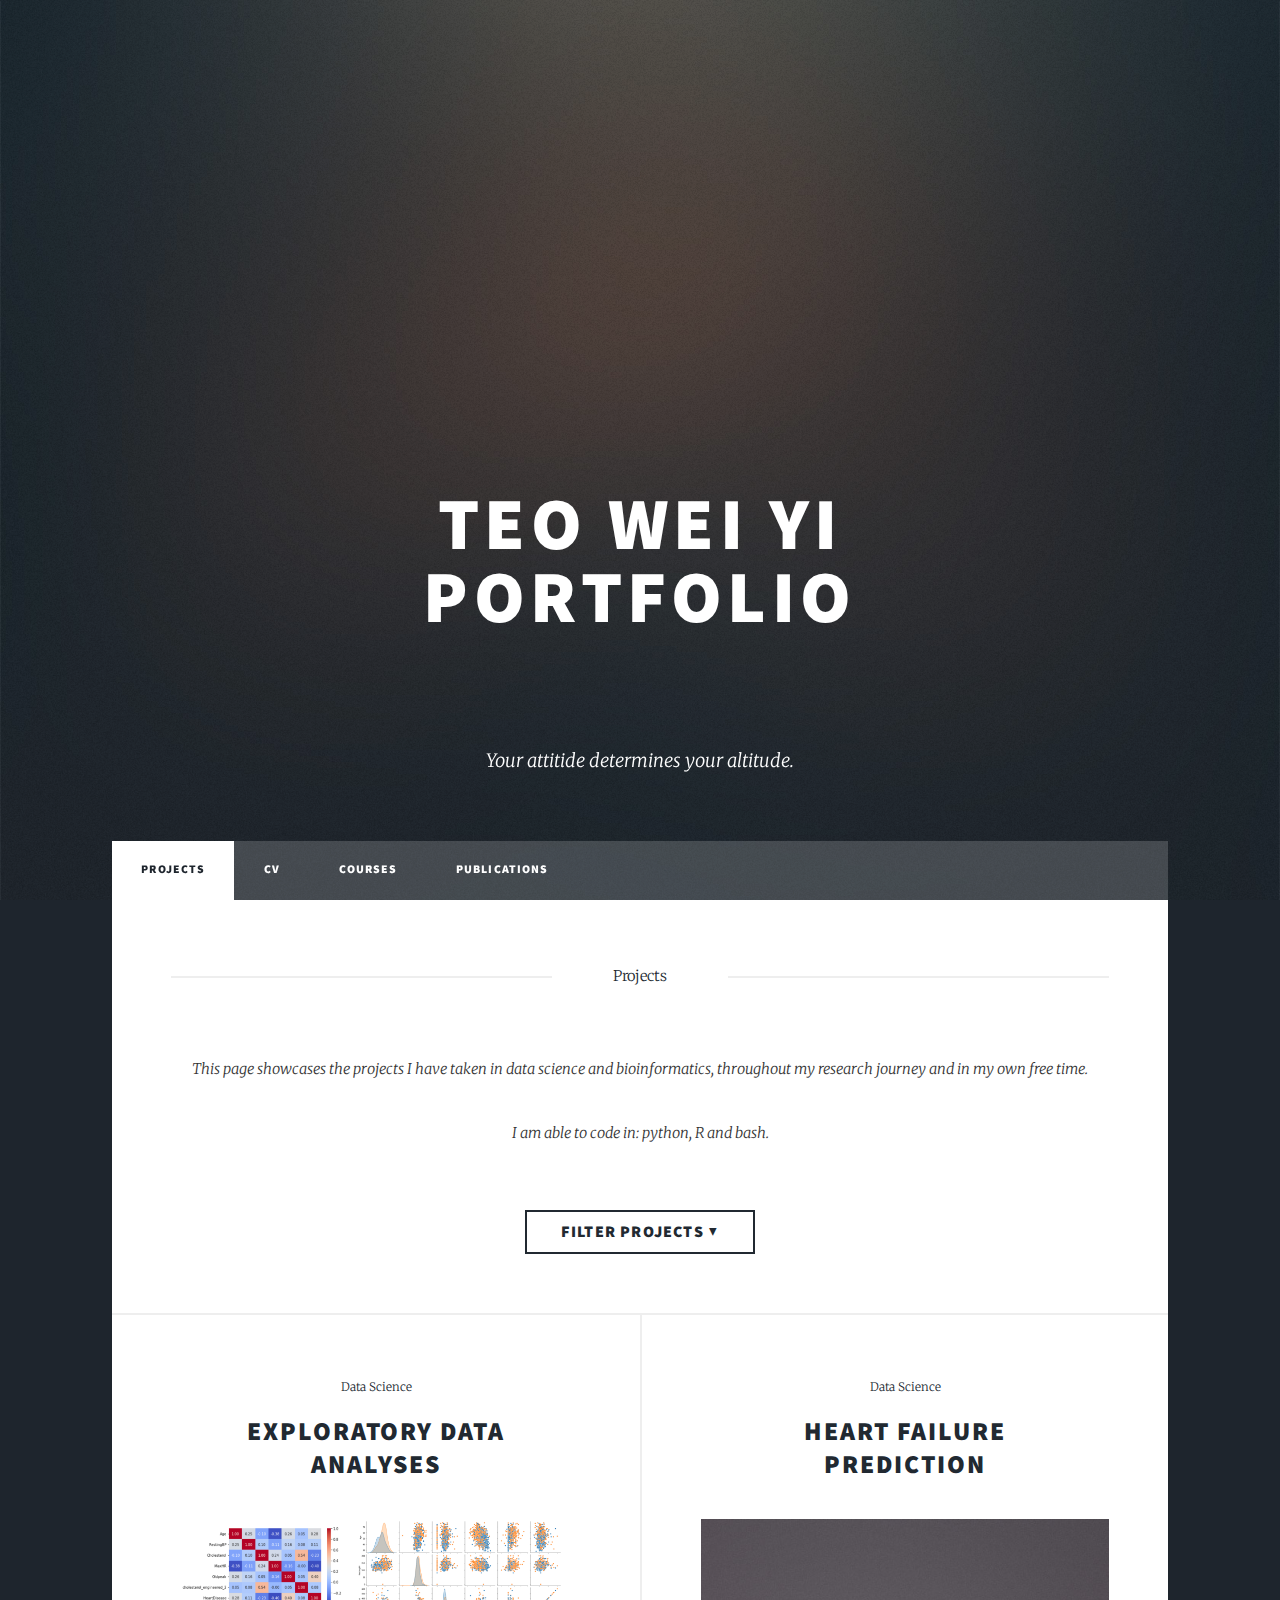
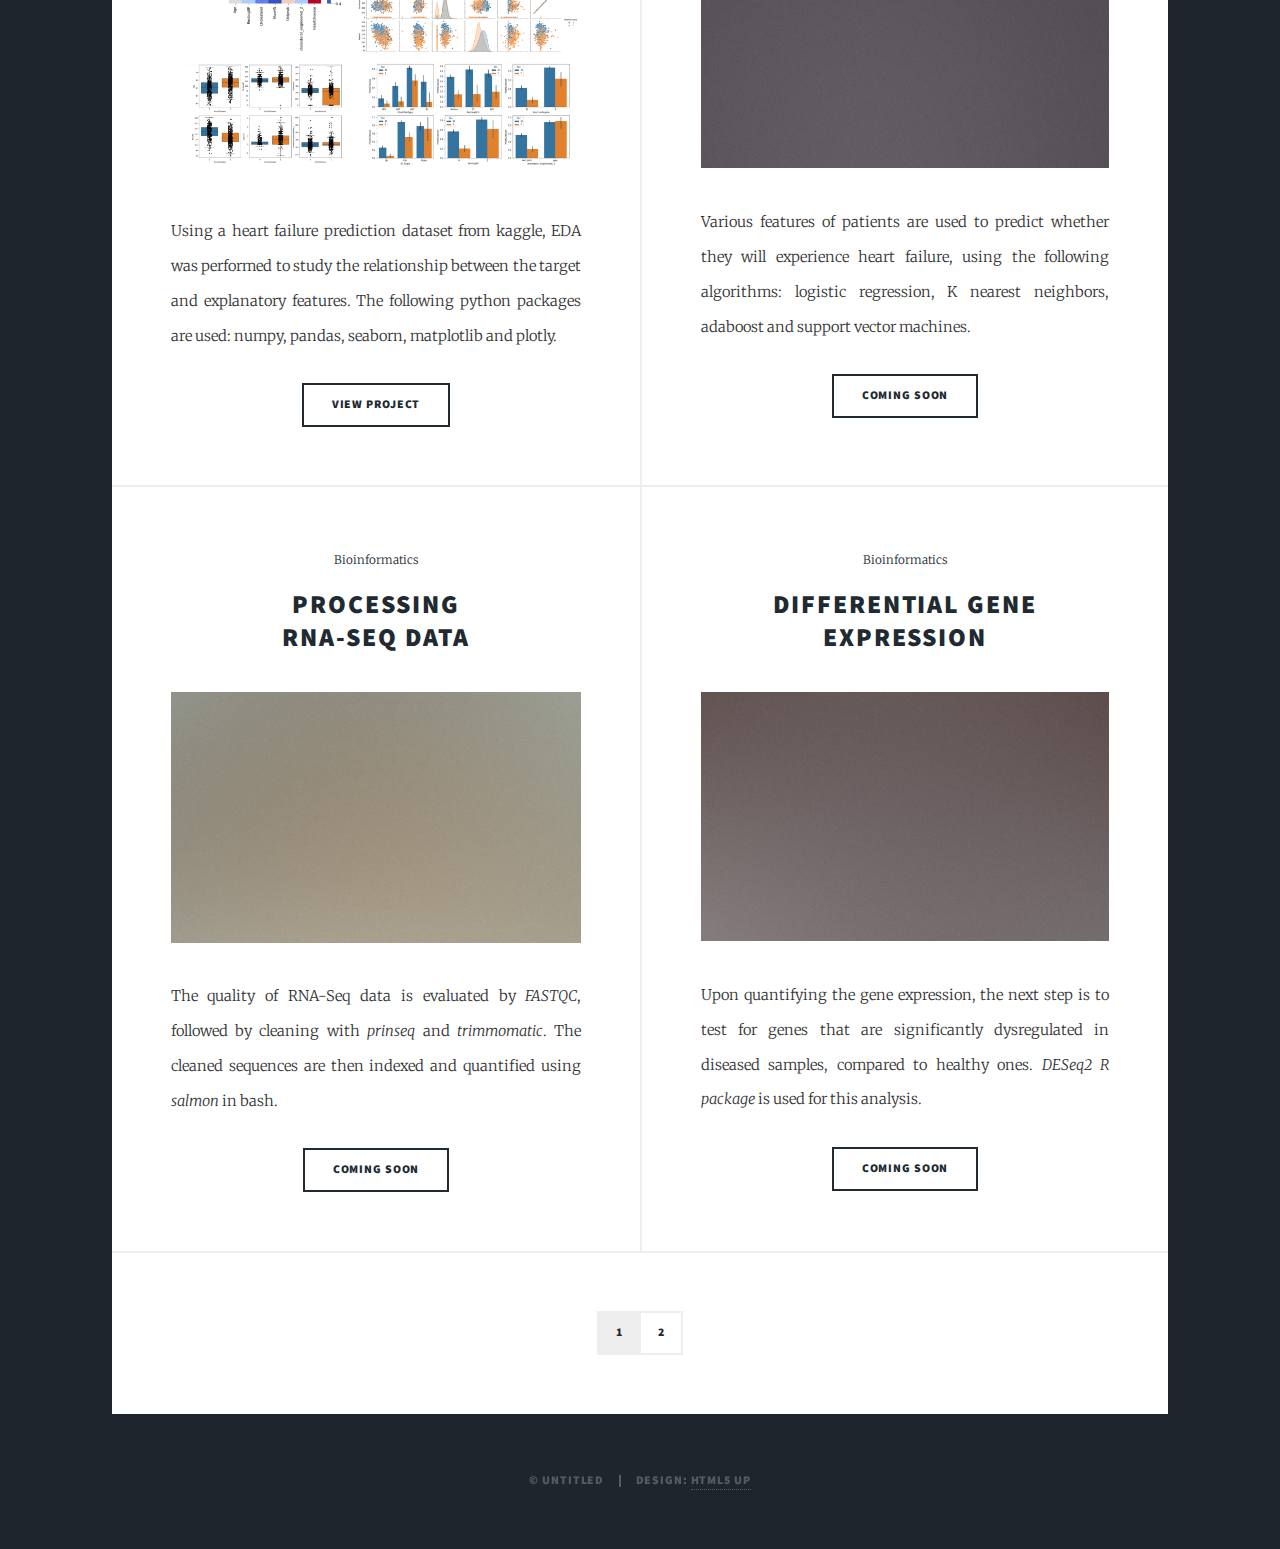
<file: index.html>
<!DOCTYPE HTML>
<!--
	Massively by HTML5 UP
	html5up.net | @ajlkn
	Free for personal and commercial use under the CCA 3.0 license (html5up.net/license)
-->
<html>
	<head>
		<title>Teo Wei Yi Portfolio</title>
		<meta charset="utf-8" />
		<meta name="viewport" content="width=device-width, initial-scale=1, user-scalable=no" />
		<link rel="stylesheet" href="assets/css/main.css" />
		<noscript><link rel="stylesheet" href="assets/css/noscript.css" /></noscript>
	</head>
	<body class="is-preload">

		<!-- Wrapper -->
			<div id="wrapper" class="fade-in">

				<!-- Intro -->
					<div id="intro">
						<h1>Teo Wei Yi<br />
						Portfolio<br/>
					</h1>
						<p style ='color: white'>Your attitide determines your altitude.</p>
					</div>

				<!-- Nav -->
					<nav id="nav">
						<ul class="links">
							<li class="active"><a href="index.html">Projects</a></li>
							<li><a href="cv.html">CV</a></li>
							<li><a href="course.html">Courses</a></li>
							<li><a href="pubs.html">Publications</a></li>
						</ul>
						<!--
						<ul class="icons">
							<li><a href="#" class="icon brands fa-github"><span class="label">GitHub</span></a></li>
						</ul>
						-->
					</nav>

				<!-- Main -->
					<div id="main">

						<!-- Featured Post -->
							<article class="post featured">
								<header class="major">
									<span class="date">Projects</span>
									<p>This page showcases the projects I have taken in data science and bioinformatics, throughout my research journey and in my own free time. </p>
									<p>I am able to code in: python, R and bash.</p>
									<!-- <p style="font-size:10px; ">Note: Results obtained using the various bioinformatics methods were (to be) published in scientific journals. The data used below are publicly available data, not the actual data used in these publications.</p> -->
								</header>
								<div class="dropdown">
									<button onclick="myFunction()" class="dropbtn">Filter Projects &#9660;</button>
									<div id="myDropdown" class="dropdown-content">
									  <a href="index.html">All</a>
									  <a href="ds.html">Data Science</a>
									  <a href="bioinfo.html">Bioinformatics</a>
									</div>
								  </div>
							</article>
							
						<!-- Posts -->
							<section class="posts">
								<article>
									<header>
										<span class="date">Data Science</span>
										<h2><a href="https://www.kaggle.com/code/teoweiyi/heart-failure-dataset-eda/notebook">Exploratory Data <br />Analyses</a></h2>
									</header>
									<a href="https://www.kaggle.com/code/teoweiyi/heart-failure-dataset-eda/notebook" class="image fit"><img src="images/eda.png" alt="" /></a>
									<p>Using a heart failure prediction dataset from kaggle, EDA was performed to study the relationship between the target and explanatory features. The following python packages are used: <i></i>numpy, pandas, seaborn, matplotlib and plotly.</i> </p>
									<ul class="actions special">
										<li><a href="https://www.kaggle.com/code/teoweiyi/heart-failure-dataset-eda/notebook" class="button">View Project</a></li>
									</ul>
								</article>
								<article>
									<header>
										<span class="date">Data Science</span>
										<h2><span>Heart Failure<br />
											Prediction</span></h2>
									</header>
									<span class="image fit"><img src="images/pic04.jpg" alt="" /></span>
									<p>Various features of patients are used to predict whether they will experience heart failure, using the following algorithms: logistic regression, K nearest neighbors, adaboost and support vector machines.</p>
									<ul class="actions special">
										<li><span class="button">Coming Soon</span></li>
									</ul>
								</article>
								<article>
									<header>
										<span class="date">Bioinformatics</span>
										<h2><span>Processing <br />RNA-Seq Data</span></h2>
									</header>
									<span class="image fit"><img src="images/pic02.jpg" alt="" /></span>
									<p>The quality of RNA-Seq data is evaluated by <i>FASTQC</i>, followed by cleaning with <i>prinseq</i> and <i>trimmomatic</i>. The cleaned sequences are then indexed and quantified using <i>salmon</i> in bash.</p>
									<ul class="actions special">
										<li><span class="button">Coming Soon</span></li>
									</ul>
								</article>
								<article>
									<header>
										<span class="date">Bioinformatics</span>
										<h2><span>Differential Gene <br />Expression</span></h2>
									</header>
									<span class="image fit"><img src="images/pic03.jpg" alt="" /></span>
									<p>Upon quantifying the gene expression, the next step is to test for genes that are significantly dysregulated in diseased samples, compared to healthy ones. <i>DESeq2 R package</i> is used for this analysis.</p>
									<ul class="actions special">
										<li><span class="button">Coming Soon</span></li>
									</ul>
								</article>
							</section>

						<!-- Footer -->
							<footer>
								<div class="pagination">
									<!--<a href="#" class="previous">Prev</a>-->
									<a href="#" class="page active">1</a>
									<a href="index2.html" class="page">2</a>
								</div>
							</footer>

					</div>

				<!-- Copyright -->
					<div id="copyright">
						<ul><li>&copy; Untitled</li><li>Design: <a href="https://html5up.net">HTML5 UP</a></li></ul>
					</div>

			</div>

		<!-- Scripts -->
			<script src="assets/js/jquery.min.js"></script>
			<script src="assets/js/jquery.scrollex.min.js"></script>
			<script src="assets/js/jquery.scrolly.min.js"></script>
			<script src="assets/js/browser.min.js"></script>
			<script src="assets/js/breakpoints.min.js"></script>
			<script src="assets/js/util.js"></script>
			<script src="assets/js/main.js"></script>

	</body>
</html>
</file>
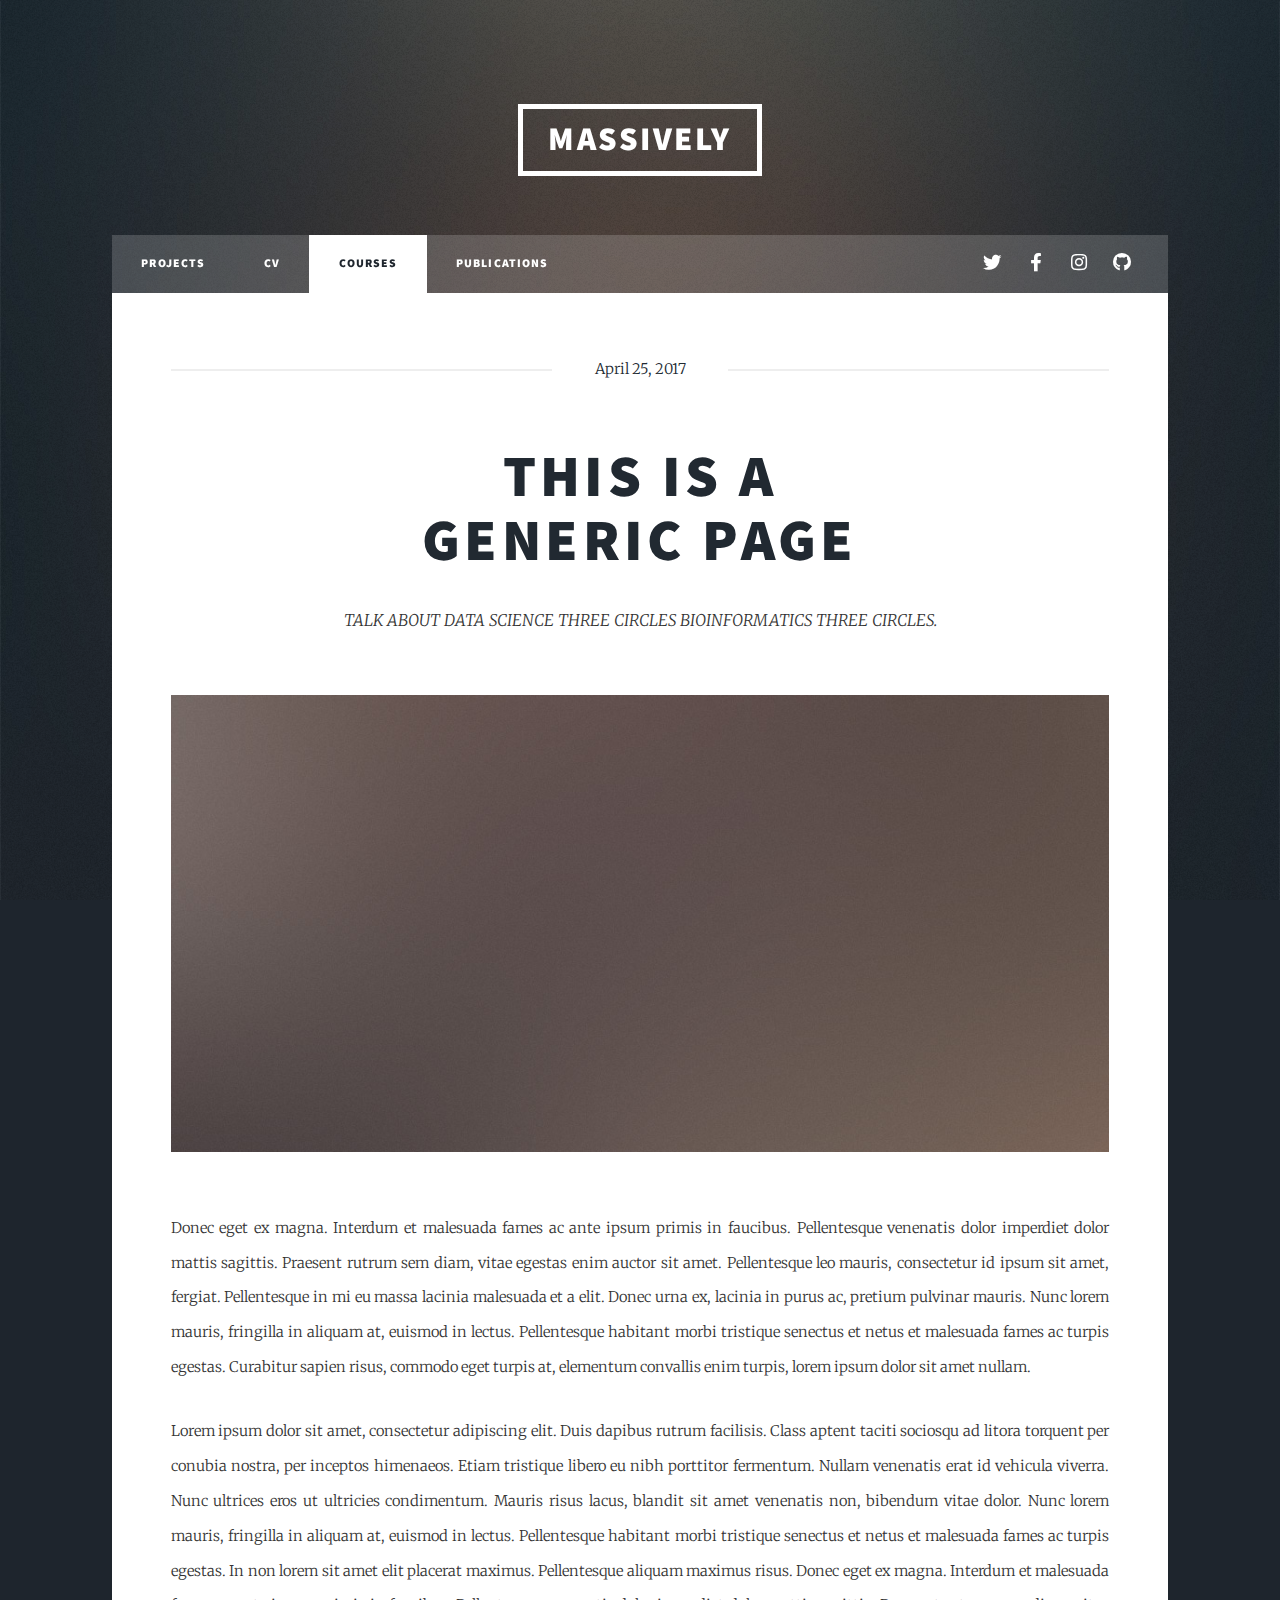
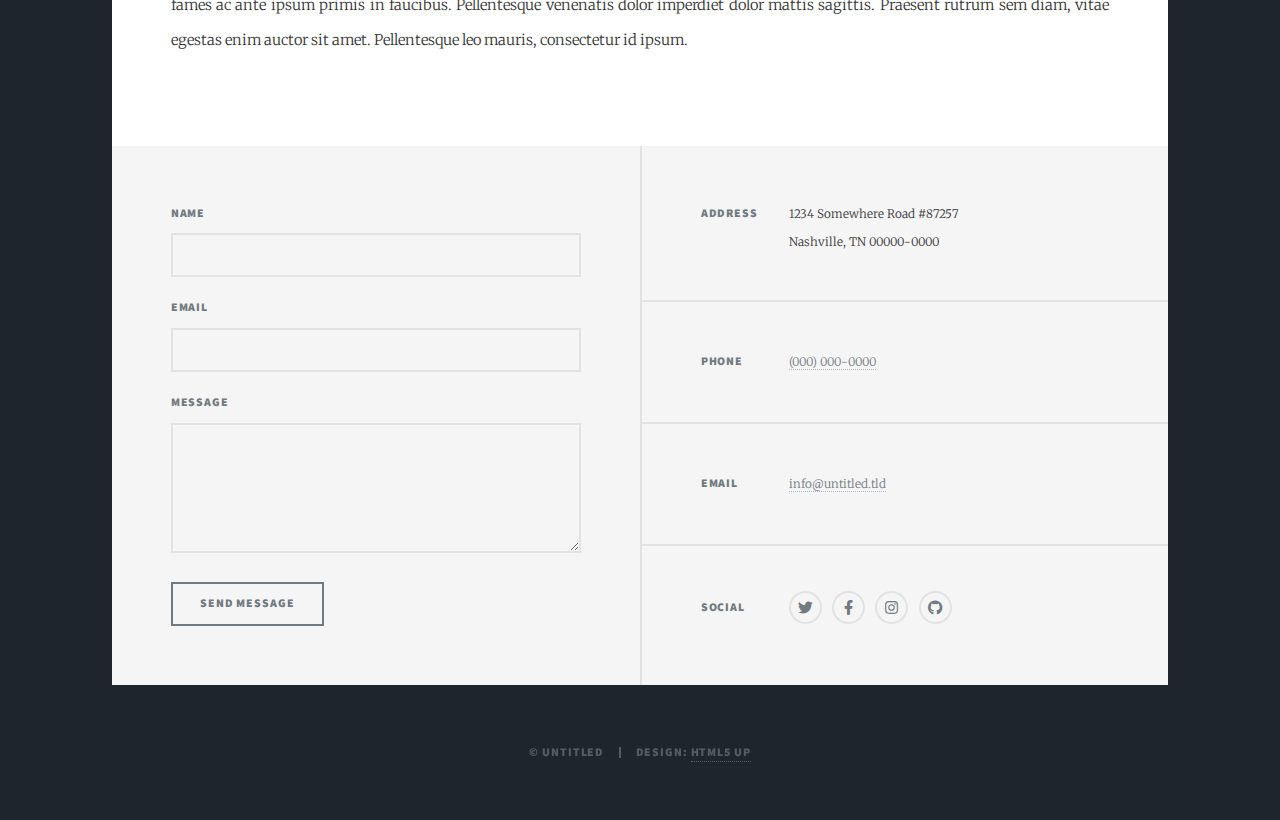
<file: About.html>
<!DOCTYPE HTML>
<!--
	Massively by HTML5 UP
	html5up.net | @ajlkn
	Free for personal and commercial use under the CCA 3.0 license (html5up.net/license)
-->
<html>
	<head>
		<title>Generic Page - Massively by HTML5 UP</title>
		<meta charset="utf-8" />
		<meta name="viewport" content="width=device-width, initial-scale=1, user-scalable=no" />
		<link rel="stylesheet" href="assets/css/main.css" />
		<noscript><link rel="stylesheet" href="assets/css/noscript.css" /></noscript>
	</head>
	<body class="is-preload">

		<!-- Wrapper -->
			<div id="wrapper">

				<!-- Header -->
					<header id="header">
						<a href="index.html" class="logo">Massively</a>
					</header>

				<!-- Nav -->
					<nav id="nav">
						<ul class="links">
							<li><a href="index.html">Projects</a></li>
							<li><a href="cv.html">CV</a></li>
							<li class="active"><a href="course.html">Courses</a></li>
							<li><a href="#">Publications</a></li>
						</ul>
						<ul class="icons">
							<li><a href="#" class="icon brands fa-twitter"><span class="label">Twitter</span></a></li>
							<li><a href="#" class="icon brands fa-facebook-f"><span class="label">Facebook</span></a></li>
							<li><a href="#" class="icon brands fa-instagram"><span class="label">Instagram</span></a></li>
							<li><a href="#" class="icon brands fa-github"><span class="label">GitHub</span></a></li>
						</ul>
					</nav>

				<!-- Main -->
					<div id="main">

						<!-- Post -->
							<section class="post">
								<header class="major">
									<span class="date">April 25, 2017</span>
									<h1>This is a<br />
									Generic Page</h1>
									<p>TALK ABOUT DATA SCIENCE THREE CIRCLES BIOINFORMATICS THREE CIRCLES.</p>
								</header>
								<div class="image main"><img src="images/pic01.jpg" alt="" /></div>
								<p>Donec eget ex magna. Interdum et malesuada fames ac ante ipsum primis in faucibus. Pellentesque venenatis dolor imperdiet dolor mattis sagittis. Praesent rutrum sem diam, vitae egestas enim auctor sit amet. Pellentesque leo mauris, consectetur id ipsum sit amet, fergiat. Pellentesque in mi eu massa lacinia malesuada et a elit. Donec urna ex, lacinia in purus ac, pretium pulvinar mauris. Nunc lorem mauris, fringilla in aliquam at, euismod in lectus. Pellentesque habitant morbi tristique senectus et netus et malesuada fames ac turpis egestas. Curabitur sapien risus, commodo eget turpis at, elementum convallis enim turpis, lorem ipsum dolor sit amet nullam.</p>
								<p>Lorem ipsum dolor sit amet, consectetur adipiscing elit. Duis dapibus rutrum facilisis. Class aptent taciti sociosqu ad litora torquent per conubia nostra, per inceptos himenaeos. Etiam tristique libero eu nibh porttitor fermentum. Nullam venenatis erat id vehicula viverra. Nunc ultrices eros ut ultricies condimentum. Mauris risus lacus, blandit sit amet venenatis non, bibendum vitae dolor. Nunc lorem mauris, fringilla in aliquam at, euismod in lectus. Pellentesque habitant morbi tristique senectus et netus et malesuada fames ac turpis egestas. In non lorem sit amet elit placerat maximus. Pellentesque aliquam maximus risus. Donec eget ex magna. Interdum et malesuada fames ac ante ipsum primis in faucibus. Pellentesque venenatis dolor imperdiet dolor mattis sagittis. Praesent rutrum sem diam, vitae egestas enim auctor sit amet. Pellentesque leo mauris, consectetur id ipsum.</p>
							</section>

					</div>

				<!-- Footer -->
					<footer id="footer">
						<section>
							<form method="post" action="#">
								<div class="fields">
									<div class="field">
										<label for="name">Name</label>
										<input type="text" name="name" id="name" />
									</div>
									<div class="field">
										<label for="email">Email</label>
										<input type="text" name="email" id="email" />
									</div>
									<div class="field">
										<label for="message">Message</label>
										<textarea name="message" id="message" rows="3"></textarea>
									</div>
								</div>
								<ul class="actions">
									<li><input type="submit" value="Send Message" /></li>
								</ul>
							</form>
						</section>
						<section class="split contact">
							<section class="alt">
								<h3>Address</h3>
								<p>1234 Somewhere Road #87257<br />
								Nashville, TN 00000-0000</p>
							</section>
							<section>
								<h3>Phone</h3>
								<p><a href="#">(000) 000-0000</a></p>
							</section>
							<section>
								<h3>Email</h3>
								<p><a href="#">info@untitled.tld</a></p>
							</section>
							<section>
								<h3>Social</h3>
								<ul class="icons alt">
									<li><a href="#" class="icon brands alt fa-twitter"><span class="label">Twitter</span></a></li>
									<li><a href="#" class="icon brands alt fa-facebook-f"><span class="label">Facebook</span></a></li>
									<li><a href="#" class="icon brands alt fa-instagram"><span class="label">Instagram</span></a></li>
									<li><a href="#" class="icon brands alt fa-github"><span class="label">GitHub</span></a></li>
								</ul>
							</section>
						</section>
					</footer>

				<!-- Copyright -->
					<div id="copyright">
						<ul><li>&copy; Untitled</li><li>Design: <a href="https://html5up.net">HTML5 UP</a></li></ul>
					</div>

			</div>

		<!-- Scripts -->
			<script src="assets/js/jquery.min.js"></script>
			<script src="assets/js/jquery.scrollex.min.js"></script>
			<script src="assets/js/jquery.scrolly.min.js"></script>
			<script src="assets/js/browser.min.js"></script>
			<script src="assets/js/breakpoints.min.js"></script>
			<script src="assets/js/util.js"></script>
			<script src="assets/js/main.js"></script>

	</body>
</html>
</file>
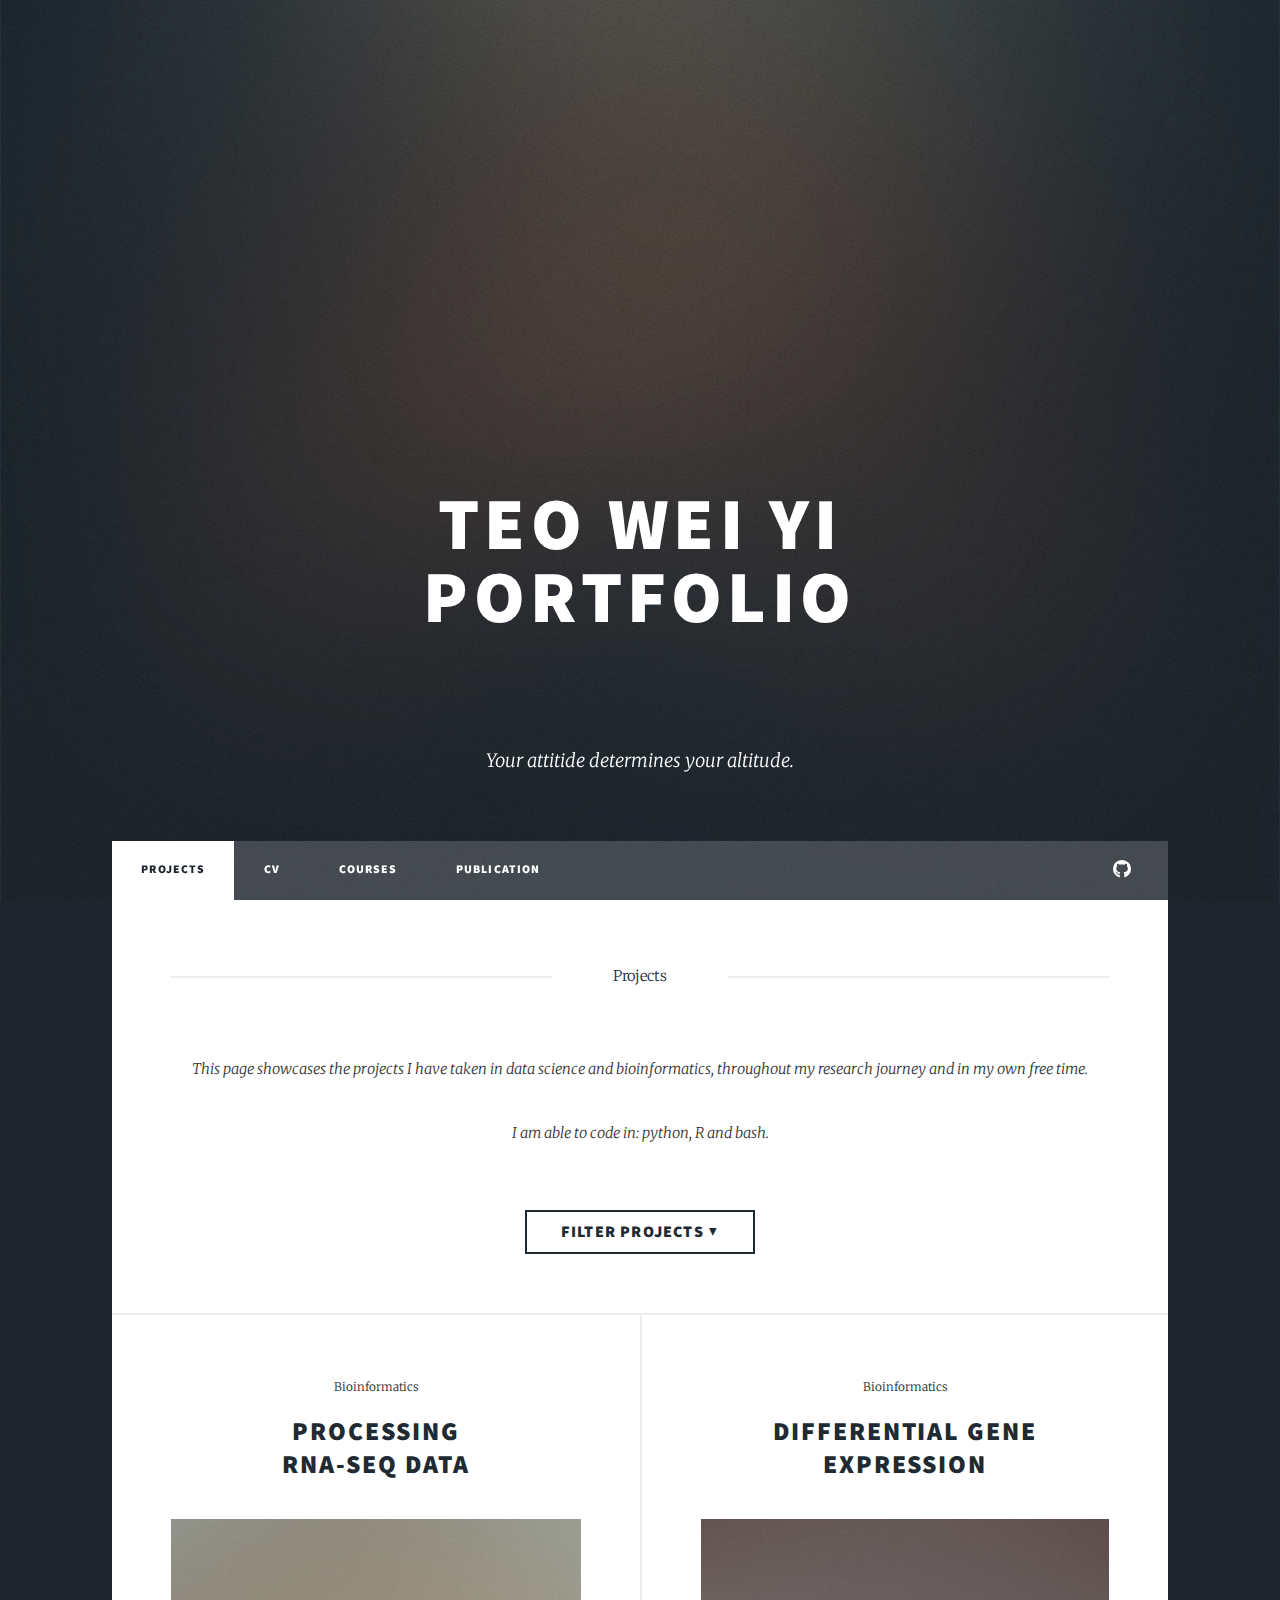
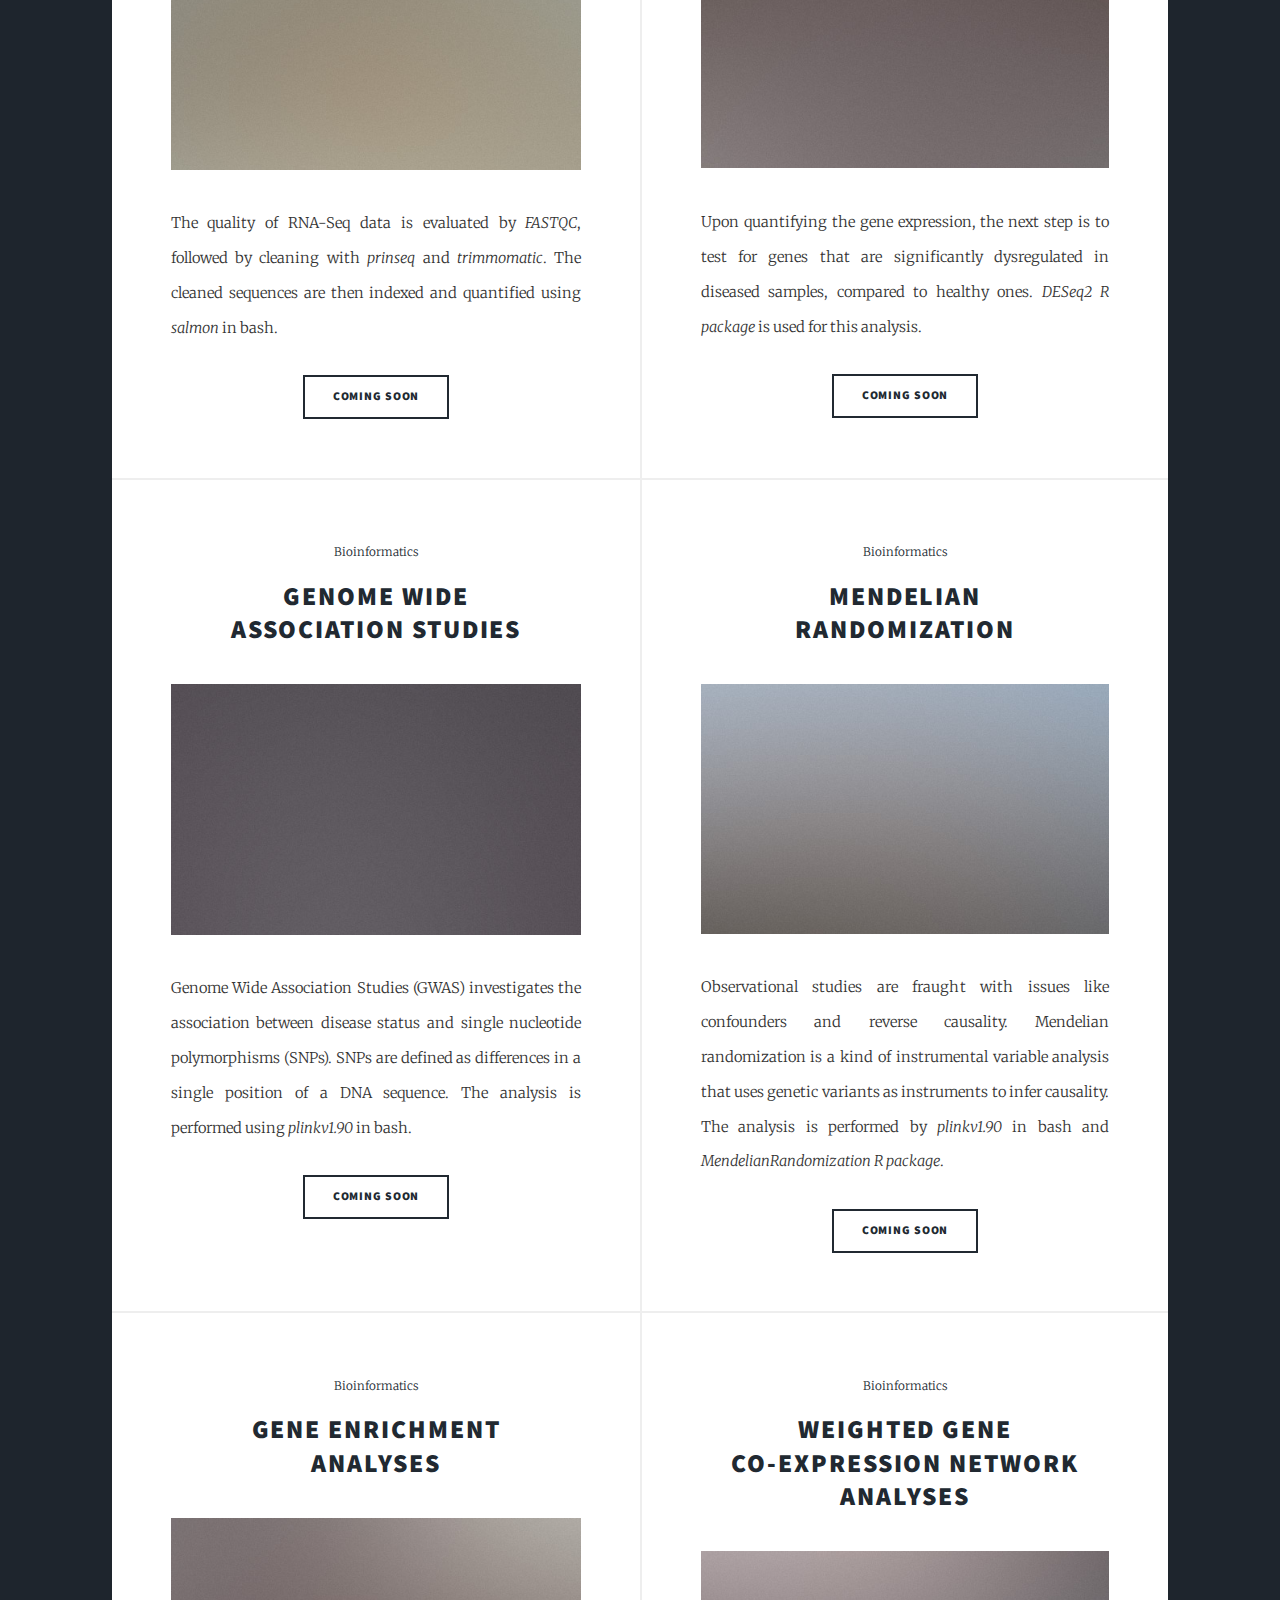
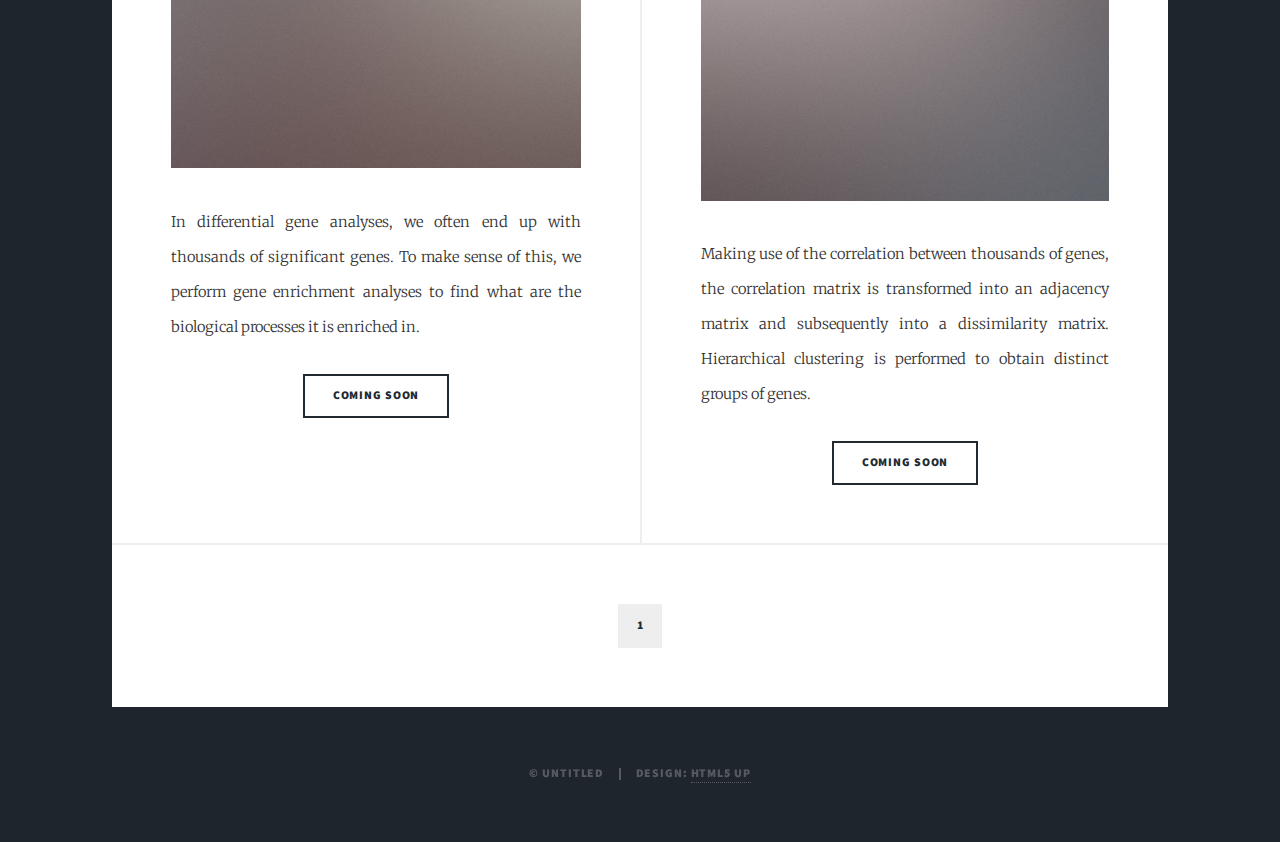
<file: bioinfo.html>
<!DOCTYPE HTML>
<!--
	Massively by HTML5 UP
	html5up.net | @ajlkn
	Free for personal and commercial use under the CCA 3.0 license (html5up.net/license)
-->
<html>
	<head>
		<title>Teo Wei Yi Portfolio</title>
		<meta charset="utf-8" />
		<meta name="viewport" content="width=device-width, initial-scale=1, user-scalable=no" />
		<link rel="stylesheet" href="assets/css/main.css" />
		<noscript><link rel="stylesheet" href="assets/css/noscript.css" /></noscript>
	</head>
	<body class="is-preload">

		<!-- Wrapper -->
			<div id="wrapper" class="fade-in">

				<!-- Intro -->
					<div id="intro">
						<h1>Teo Wei Yi<br />
						Portfolio<br/>
					</h1>
						<p style ='color: white'>Your attitide determines your altitude.</p>
					</div>

				<!-- Nav -->
					<nav id="nav">
						<ul class="links">
							<li class="active"><a href="index.html">Projects</a></li>
							<li><a href="cv.html">CV</a></li>
							<li><a href="course.html">Courses</a></li>
							<li><a href="pubs.html">Publication</a></li>
						</ul>
						<ul class="icons">
							<li><a href="#" class="icon brands fa-github"><span class="label">GitHub</span></a></li>
						</ul>
					</nav>

				<!-- Main -->
					<div id="main">

						<!-- Featured Post -->
							<article class="post featured">
								<header class="major">
									<span class="date">Projects</span>
									<p>This page showcases the projects I have taken in data science and bioinformatics, throughout my research journey and in my own free time. </p>
									<p>I am able to code in: python, R and bash.</p>
									<!-- <p style="font-size:10px; ">Note: Results obtained using the various bioinformatics methods were (to be) published in scientific journals. The data used below are publicly available data, not the actual data used in these publications.</p> -->
								</header>
								<div class="dropdown">
									<button onclick="myFunction()" class="dropbtn">Filter Projects &#9660;</button>
									<div id="myDropdown" class="dropdown-content">
									  <a href="index.html">All</a>
									  <a href="ds.html">Data Science</a>
									  <a href="bioinfo.html">Bioinformatics</a>
									</div>
								  </div>
							</article>
							
						<!-- Posts -->
							<section class="posts">
								<article>
									<header>
										<span class="date">Bioinformatics</span>
										<h2><span>Processing <br />RNA-Seq Data</span></h2>
									</header>
									<span class="image fit"><img src="images/pic02.jpg" alt="" /></span>
									<p>The quality of RNA-Seq data is evaluated by <i>FASTQC</i>, followed by cleaning with <i>prinseq</i> and <i>trimmomatic</i>. The cleaned sequences are then indexed and quantified using <i>salmon</i> in bash.</p>
									<ul class="actions special">
										<li><span class="button">Coming Soon</span></li>
									</ul>
								</article>
								<article>
									<header>
										<span class="date">Bioinformatics</span>
										<h2><span>Differential Gene <br />Expression</span></h2>
									</header>
									<span class="image fit"><img src="images/pic03.jpg" alt="" /></span>
									<p>Upon quantifying the gene expression, the next step is to test for genes that are significantly dysregulated in diseased samples, compared to healthy ones. <i>DESeq2 R package</i> is used for this analysis.</p>
									<ul class="actions special">
										<li><span class="button">Coming Soon</span></li>
									</ul>
								</article>
								<article>
									<header>
										<span class="date">Bioinformatics</span>
										<h2><span>Genome Wide <br />
											Association Studies</span></h2>
									</header>
									<span class="image fit"><img src="images/pic04.jpg" alt="" /></span>
									<p>Genome Wide Association Studies (GWAS) investigates the association between disease status and single nucleotide polymorphisms (SNPs). SNPs are defined as differences in a single position of a DNA sequence. The analysis is performed using <i>plinkv1.90</i> in bash.</p>
									<ul class="actions special">
										<li><span class="button">Coming Soon</span></li>
									</ul>
								</article>
								<article>
									<header>
										<span class="date">Bioinformatics</span>
										<h2><span href="#">Mendelian <br />
											Randomization</span></h2>
									</header>
									<span class="image fit"><img src="images/pic05.jpg" alt="" /></span>
									<p>Observational studies are fraught with issues like confounders and reverse causality. Mendelian randomization is a kind of instrumental variable analysis that uses genetic variants as instruments to infer causality. The analysis is performed by <i>plinkv1.90</i> in bash and <i>MendelianRandomization R package</i>.</p>
									<ul class="actions special">
										<li><span class="button">Coming Soon</span></li>
									</ul>
								</article>
								<article>
									<header>
										<span class="date">Bioinformatics</span>
										<h2><span>Gene enrichment<br />
										analyses</span></h2>
									</header>
									<span class="image fit"><img src="images/pic06.jpg" alt="" /></span>
									<p>In differential gene analyses, we often end up with thousands of significant genes. To make sense of this, we perform gene enrichment analyses to find what are the biological processes it is enriched in.</p>
									<ul class="actions special">
										<li><span class="button">Coming Soon</span></li>
									</ul>
								</article>
								<article>
									<header>
										<span class="date">Bioinformatics</span>
										<h2><span>Weighted gene<br />
										co-expression network analyses</span></h2>
									</header>
									<span class="image fit"><img src="images/pic07.jpg" alt="" /></span>
									<p>Making use of the correlation between thousands of genes, the correlation matrix is transformed into an adjacency matrix and subsequently into a dissimilarity matrix. Hierarchical clustering is performed to obtain distinct groups of genes.</p>
									<ul class="actions special">
										<li><span class="button">Coming Soon</span></li>
									</ul>
								</article>
							</section>

						<!-- Footer -->
							<footer>
								<div class="pagination">
									<!--<a href="#" class="previous">Prev</a>-->
									<a href="#" class="page active">1</a>
								</div>
							</footer>

					</div>

				<!-- Copyright -->
					<div id="copyright">
						<ul><li>&copy; Untitled</li><li>Design: <a href="https://html5up.net">HTML5 UP</a></li></ul>
					</div>

			</div>

		<!-- Scripts -->
			<script src="assets/js/jquery.min.js"></script>
			<script src="assets/js/jquery.scrollex.min.js"></script>
			<script src="assets/js/jquery.scrolly.min.js"></script>
			<script src="assets/js/browser.min.js"></script>
			<script src="assets/js/breakpoints.min.js"></script>
			<script src="assets/js/util.js"></script>
			<script src="assets/js/main.js"></script>

	</body>
</html>
</file>
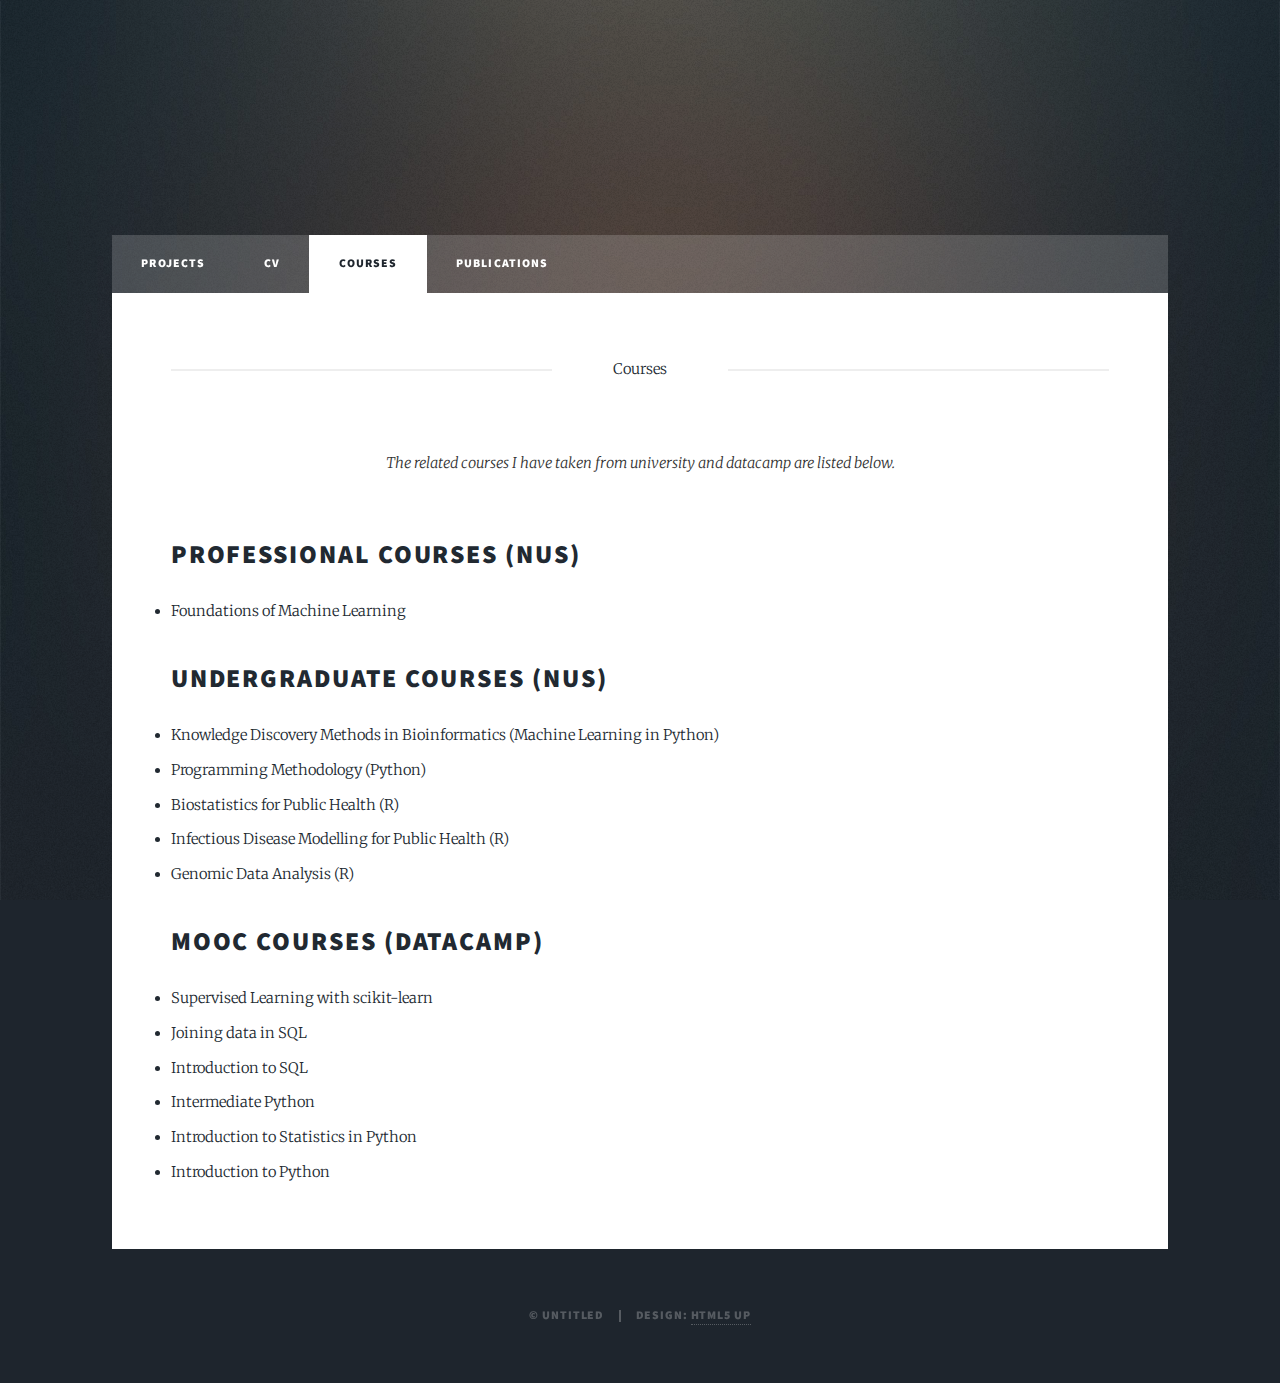
<file: course.html>
<!DOCTYPE HTML>
<!--
	Massively by HTML5 UP
	html5up.net | @ajlkn
	Free for personal and commercial use under the CCA 3.0 license (html5up.net/license)
-->
<html>
	<head>
		<title>Teo Wei Yi Portfolio</title>
		<meta charset="utf-8" />
		<meta name="viewport" content="width=device-width, initial-scale=1, user-scalable=no" />
		<link rel="stylesheet" href="assets/css/main.css" />
		<noscript><link rel="stylesheet" href="assets/css/noscript.css" /></noscript>
	</head>
	<body class="is-preload">

		<!-- Wrapper -->
			<div id="wrapper">

				<!-- Header -->
					<header id="header">
					</header>

				<!-- Nav -->
					<nav id="nav">
						<ul class="links">
							<li><a href="index.html">Projects</a></li>
							<li><a href="cv.html">CV</a></li>
							<li class="active"><a href="course.html">Courses</a></li>
							<li><a href="pubs.html">Publications</a></li>
						</ul>
						<!--
						<ul class="icons">
							<li><a href="#" class="icon brands fa-twitter"><span class="label">Twitter</span></a></li>
							<li><a href="#" class="icon brands fa-facebook-f"><span class="label">Facebook</span></a></li>
							<li><a href="#" class="icon brands fa-instagram"><span class="label">Instagram</span></a></li>
							<li><a href="#" class="icon brands fa-github"><span class="label">GitHub</span></a></li>
						</ul>
						-->
					</nav>

				<!-- Main -->
					<div id="main">

						<!-- Post -->
							<section class="post">
								<header class="major">
									<span class="date">Courses</span>
									<p>The related courses I have taken from university and datacamp are listed below.</p>
								</header>

								<h2>Professional Courses (NUS)</h2>
								<li>Foundations of Machine Learning</li>
								<h2><br>Undergraduate Courses (NUS)</h2>
								<li>Knowledge Discovery Methods in Bioinformatics (Machine Learning in Python)</li>
								<li>Programming Methodology (Python)</li>
								<li>Biostatistics for Public Health (R)</li>
								<li>Infectious Disease Modelling for Public Health (R)</li>
								<li>Genomic Data Analysis (R)</li>
								<h2><br>MOOC Courses (Datacamp)</h2>
								<li>Supervised Learning with scikit-learn</li>
								<li>Joining data in SQL</li>
								<li>Introduction to SQL</li>
								<li>Intermediate Python</li>
								<li>Introduction to Statistics in Python</li>
								<li>Introduction to Python</li>
								
							</section>

					</div>

				

				<!-- Copyright -->
					<div id="copyright">
						<ul><li>&copy; Untitled</li><li>Design: <a href="https://html5up.net">HTML5 UP</a></li></ul>
					</div>

			</div>

		<!-- Scripts -->
			<script src="assets/js/jquery.min.js"></script>
			<script src="assets/js/jquery.scrollex.min.js"></script>
			<script src="assets/js/jquery.scrolly.min.js"></script>
			<script src="assets/js/browser.min.js"></script>
			<script src="assets/js/breakpoints.min.js"></script>
			<script src="assets/js/util.js"></script>
			<script src="assets/js/main.js"></script>

	</body>
</html>
</file>
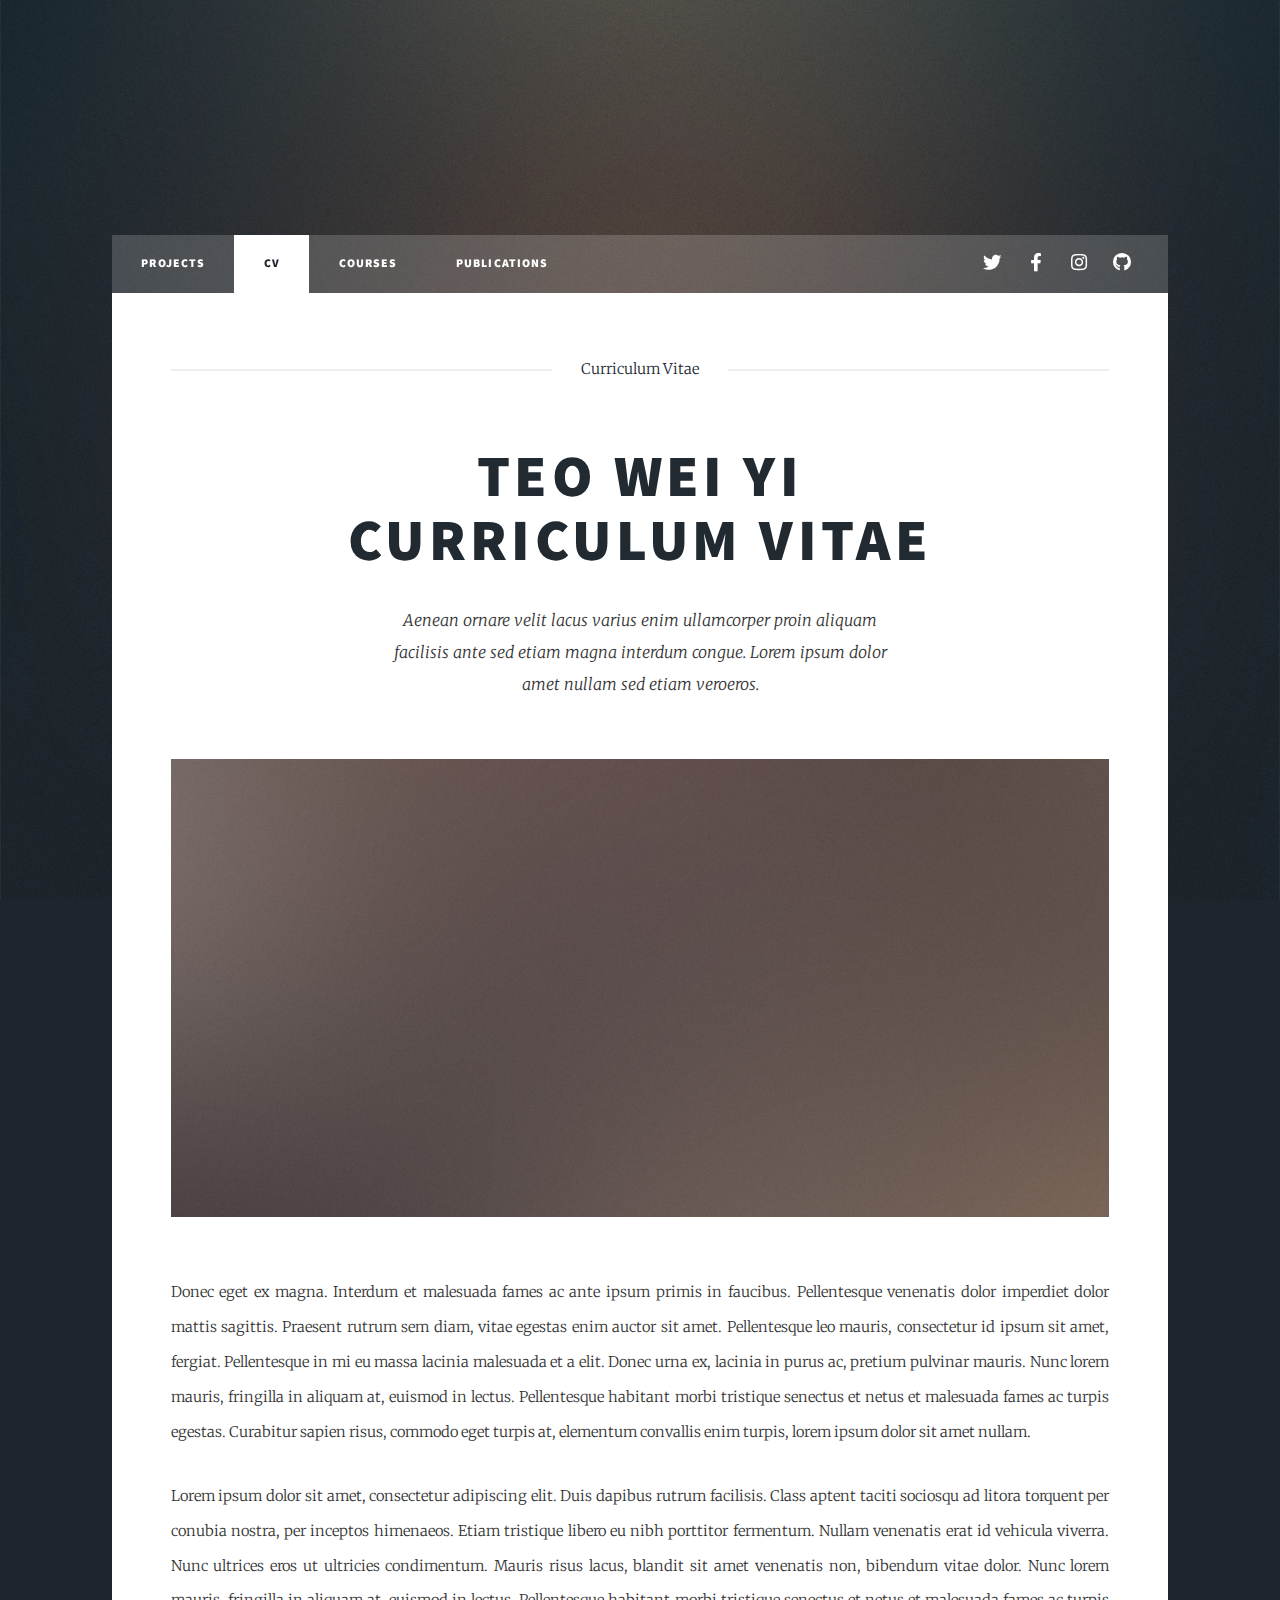
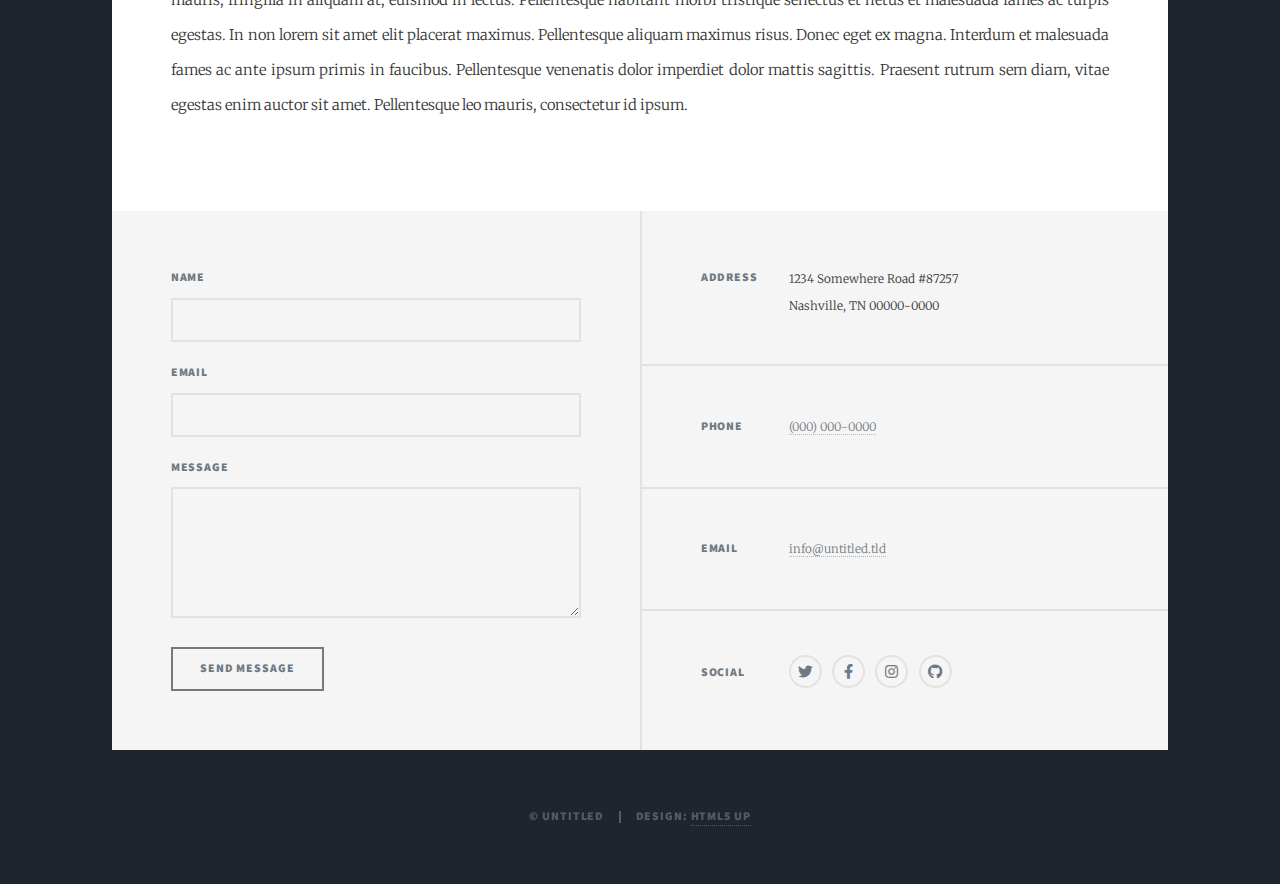
<file: cv copy.html>
<!DOCTYPE HTML>
<!--
	Massively by HTML5 UP
	html5up.net | @ajlkn
	Free for personal and commercial use under the CCA 3.0 license (html5up.net/license)
-->
<html>
	<head>
		<title>Teo Wei Yi Portfolio</title>
		<meta charset="utf-8" />
		<meta name="viewport" content="width=device-width, initial-scale=1, user-scalable=no" />
		<link rel="stylesheet" href="assets/css/main.css" />
		<noscript><link rel="stylesheet" href="assets/css/noscript.css" /></noscript>

	</head>
	<body class="is-preload">

		<!-- Wrapper -->
			<div id="wrapper">

				<!-- Header -->
					<header id="header">
					</header>

				<!-- Nav -->
					<nav id="nav">
						<ul class="links">
							<li><a href="index.html">Projects</a></li>
							<li class="active"><a href="cv.html">CV</a></li>
							<li><a href="course.html">Courses</a></li>
							<li><a href="#">Publications</a></li>
						</ul>
						<ul class="icons">
							<li><a href="#" class="icon brands fa-twitter"><span class="label">Twitter</span></a></li>
							<li><a href="#" class="icon brands fa-facebook-f"><span class="label">Facebook</span></a></li>
							<li><a href="#" class="icon brands fa-instagram"><span class="label">Instagram</span></a></li>
							<li><a href="#" class="icon brands fa-github"><span class="label">GitHub</span></a></li>
						</ul>
					</nav>

				<!-- Main -->
					<div id="main">
						<!-- Post -->
							<section class="post">
								
								<header class="major">
									<span class="date">Curriculum Vitae</span>
									<h1>Teo Wei Yi<br />
									Curriculum Vitae</h1>
									<p>Aenean ornare velit lacus varius enim ullamcorper proin aliquam<br />
									facilisis ante sed etiam magna interdum congue. Lorem ipsum dolor<br />
									amet nullam sed etiam veroeros.</p>
								</header>
								<div class="image main"><img src="images/pic01.jpg" alt="" /></div>
								<p>Donec eget ex magna. Interdum et malesuada fames ac ante ipsum primis in faucibus. Pellentesque venenatis dolor imperdiet dolor mattis sagittis. Praesent rutrum sem diam, vitae egestas enim auctor sit amet. Pellentesque leo mauris, consectetur id ipsum sit amet, fergiat. Pellentesque in mi eu massa lacinia malesuada et a elit. Donec urna ex, lacinia in purus ac, pretium pulvinar mauris. Nunc lorem mauris, fringilla in aliquam at, euismod in lectus. Pellentesque habitant morbi tristique senectus et netus et malesuada fames ac turpis egestas. Curabitur sapien risus, commodo eget turpis at, elementum convallis enim turpis, lorem ipsum dolor sit amet nullam.</p>
								<p>Lorem ipsum dolor sit amet, consectetur adipiscing elit. Duis dapibus rutrum facilisis. Class aptent taciti sociosqu ad litora torquent per conubia nostra, per inceptos himenaeos. Etiam tristique libero eu nibh porttitor fermentum. Nullam venenatis erat id vehicula viverra. Nunc ultrices eros ut ultricies condimentum. Mauris risus lacus, blandit sit amet venenatis non, bibendum vitae dolor. Nunc lorem mauris, fringilla in aliquam at, euismod in lectus. Pellentesque habitant morbi tristique senectus et netus et malesuada fames ac turpis egestas. In non lorem sit amet elit placerat maximus. Pellentesque aliquam maximus risus. Donec eget ex magna. Interdum et malesuada fames ac ante ipsum primis in faucibus. Pellentesque venenatis dolor imperdiet dolor mattis sagittis. Praesent rutrum sem diam, vitae egestas enim auctor sit amet. Pellentesque leo mauris, consectetur id ipsum.</p>
							</section>

					</div>

				<!-- Footer -->
					<footer id="footer">
						<section>
							<form method="post" action="#">
								<div class="fields">
									<div class="field">
										<label for="name">Name</label>
										<input type="text" name="name" id="name" />
									</div>
									<div class="field">
										<label for="email">Email</label>
										<input type="text" name="email" id="email" />
									</div>
									<div class="field">
										<label for="message">Message</label>
										<textarea name="message" id="message" rows="3"></textarea>
									</div>
								</div>
								<ul class="actions">
									<li><input type="submit" value="Send Message" /></li>
								</ul>
							</form>
						</section>
						<section class="split contact">
							<section class="alt">
								<h3>Address</h3>
								<p>1234 Somewhere Road #87257<br />
								Nashville, TN 00000-0000</p>
							</section>
							<section>
								<h3>Phone</h3>
								<p><a href="#">(000) 000-0000</a></p>
							</section>
							<section>
								<h3>Email</h3>
								<p><a href="#">info@untitled.tld</a></p>
							</section>
							<section>
								<h3>Social</h3>
								<ul class="icons alt">
									<li><a href="#" class="icon brands alt fa-twitter"><span class="label">Twitter</span></a></li>
									<li><a href="#" class="icon brands alt fa-facebook-f"><span class="label">Facebook</span></a></li>
									<li><a href="#" class="icon brands alt fa-instagram"><span class="label">Instagram</span></a></li>
									<li><a href="#" class="icon brands alt fa-github"><span class="label">GitHub</span></a></li>
								</ul>
							</section>
						</section>
					</footer>

				<!-- Copyright -->
					<div id="copyright">
						<ul><li>&copy; Untitled</li><li>Design: <a href="https://html5up.net">HTML5 UP</a></li></ul>
					</div>

			</div>

		<!-- Scripts -->
			<script src="assets/js/jquery.min.js"></script>
			<script src="assets/js/jquery.scrollex.min.js"></script>
			<script src="assets/js/jquery.scrolly.min.js"></script>
			<script src="assets/js/browser.min.js"></script>
			<script src="assets/js/breakpoints.min.js"></script>
			<script src="assets/js/util.js"></script>
			<script src="assets/js/main.js"></script>

	</body>
</html>
</file>
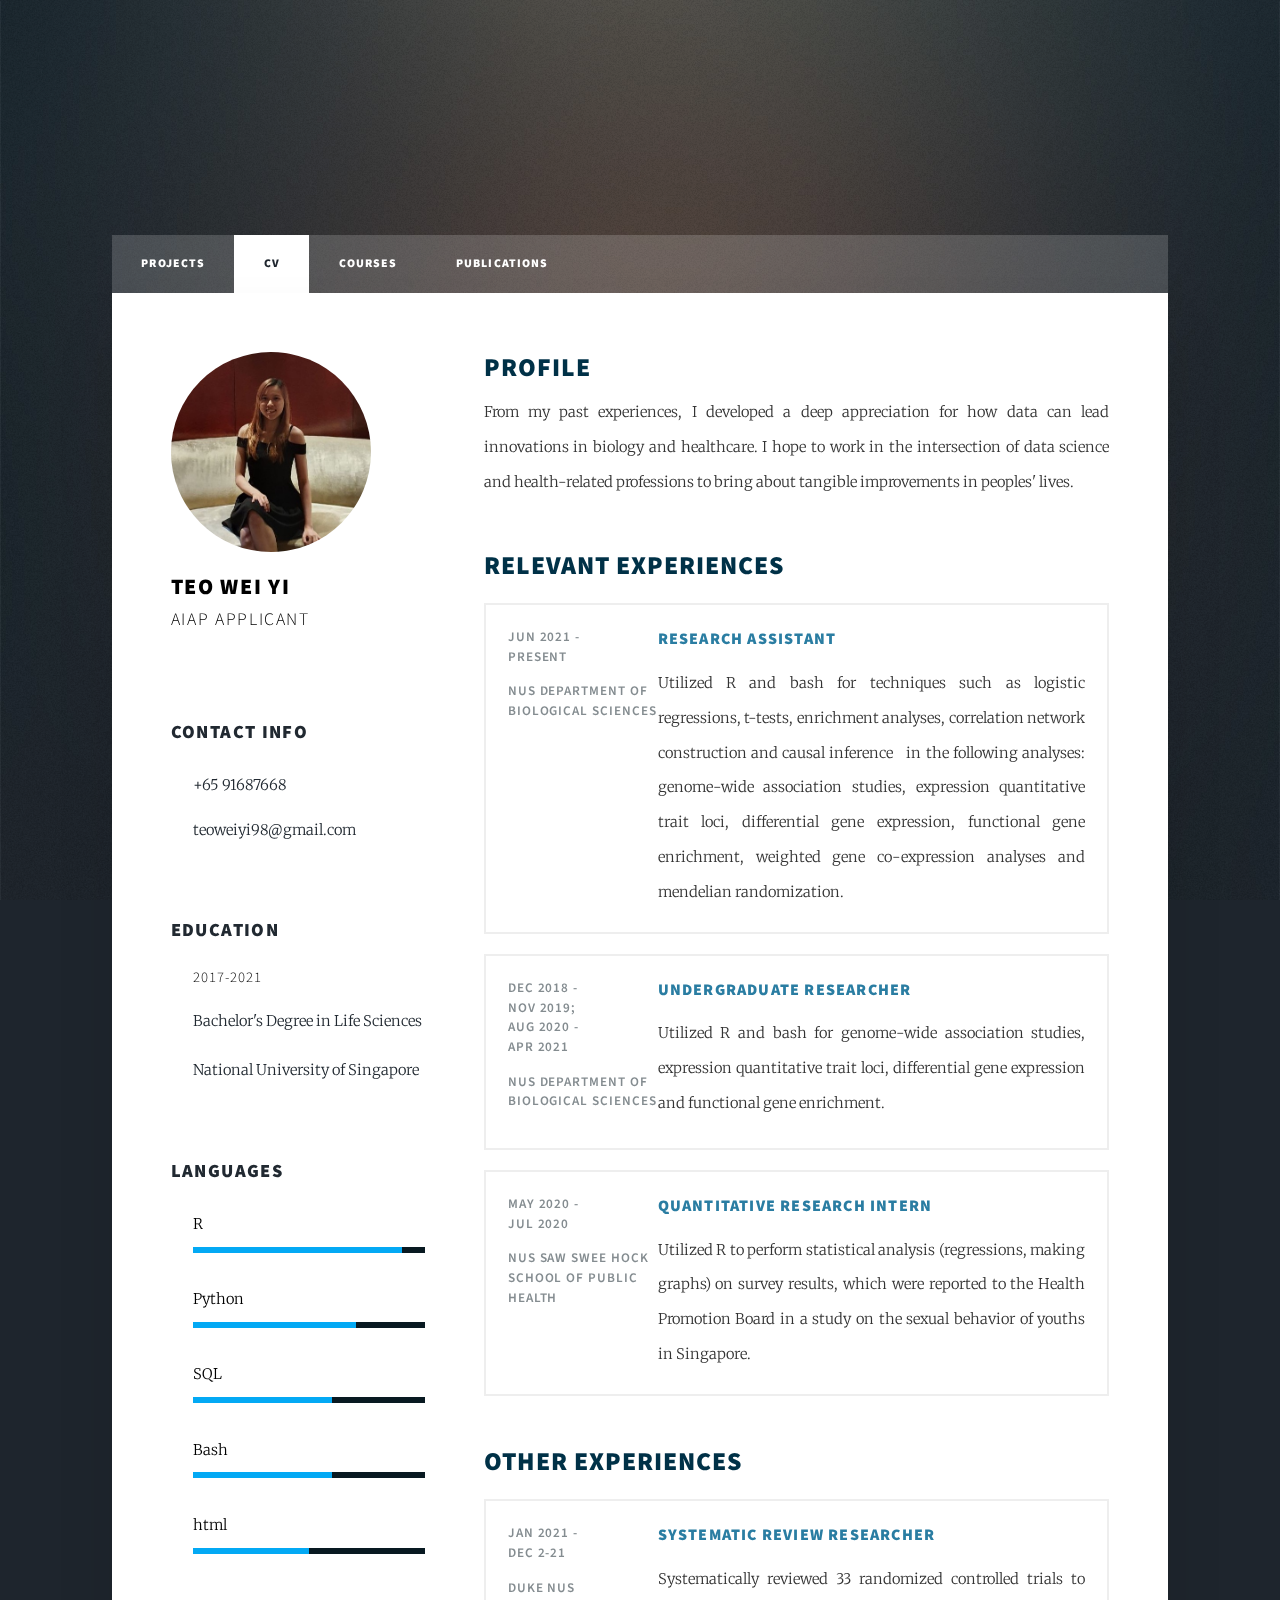
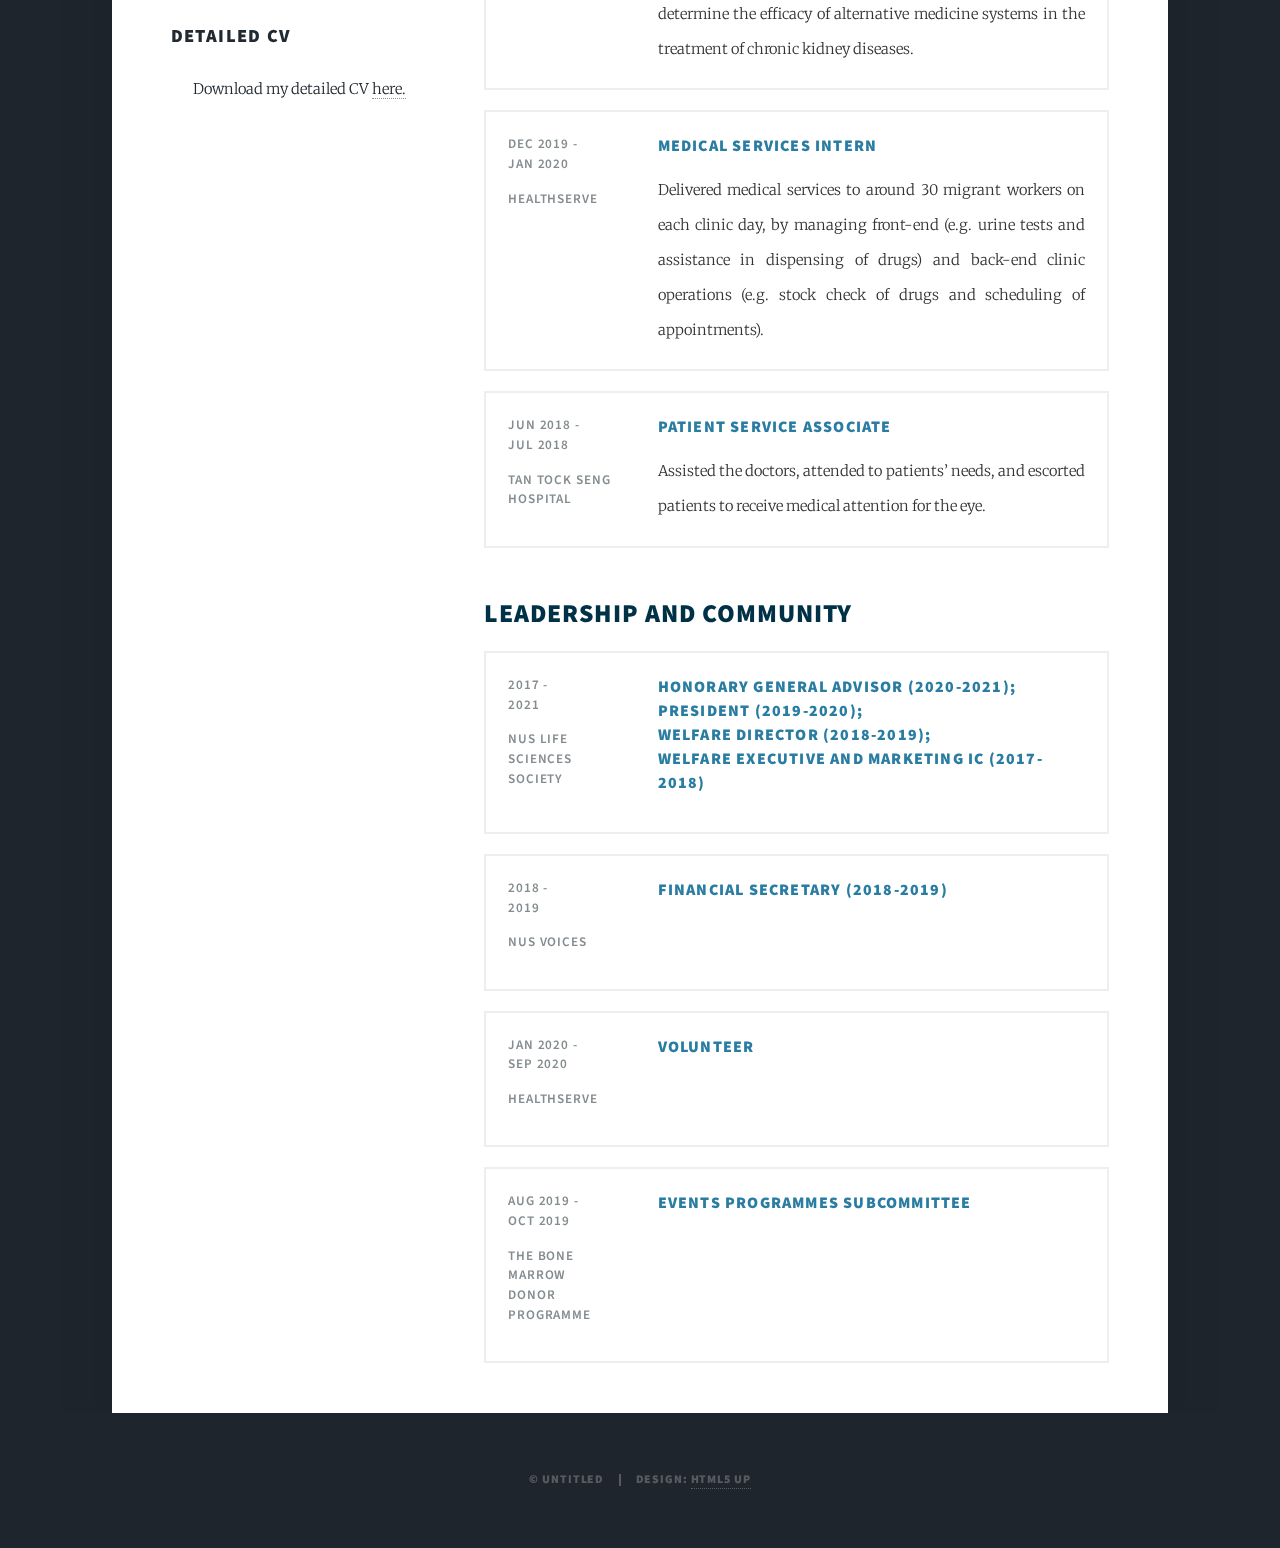
<file: cv.html>
<!DOCTYPE HTML>
<!--
	Massively by HTML5 UP
	html5up.net | @ajlkn
	Free for personal and commercial use under the CCA 3.0 license (html5up.net/license)
-->
<html>
	<head>
		<title>Teo Wei Yi Portfolio</title>
		<meta charset="utf-8" />
		<meta name="viewport" content="width=device-width, initial-scale=1, user-scalable=no" />
		<link rel="stylesheet" href="assets/css/main.css" />
		<noscript><link rel="stylesheet" href="assets/css/noscript.css" /></noscript>

	</head>
	<body class="is-preload">

		<!-- Wrapper -->
			<div id="wrapper">

				<!-- Header -->
					<header id="header">
					</header>

				<!-- Nav -->
				
					<nav id="nav">
						<ul class="links">
							<li><a href="index.html">Projects</a></li>
							<li class="active"><a href="cv.html">CV</a></li>
							<li><a href="course.html">Courses</a></li>
							<li><a href="pubs.html">Publications</a></li>
						</ul>
						<!--
						<ul class="icons">
							<li><a href="#" class="icon brands fa-twitter"><span class="label">Twitter</span></a></li>
							<li><a href="#" class="icon brands fa-facebook-f"><span class="label">Facebook</span></a></li>
							<li><a href="#" class="icon brands fa-instagram"><span class="label">Instagram</span></a></li>
							<li><a href="#" class="icon brands fa-github"><span class="label">GitHub</span></a></li>
						</ul>
						-->
					</nav>
				

				<!-- Main -->
					
					<div id="main">
						<!--
						<header class="major">
						<span class="date">CV</span>
						</header>
						-->
						<body class="is-preload">
							<div class="container">
								<div class="left_side">
									<div class="profileText">
										<div class="imgBx">
											<img src="images/cv.jpg">
										</div>
										<h2>Teo Wei Yi<br><span>AIAP Applicant</span></h2>
									</div>
					
									<div class="contactInfo">
										<h3 class="education">Contact Info</h3>
										<ul>
											<li>+65 91687668
												<!--<span class="icon"></span>
												<span class="text">+65 91687668</span>-->
											</li>
											<li>teoweiyi98@gmail.com
												<!--<span class="icon"></span>
												<span class="text">teoweiyi98@gmail.com</span>
												-->
											</li>


											<!--
											<li>
												<span class="icon brands fa-github"></span>
												<span class="text">github <link rel="manifest" href="manifest.json"></span>
											</li>	
											
											
											<li>
												<span class="icon"></span>
												<span class="text">Singapore</span>
											</li>
											-->
										</ul>
									</div>
					
									<div class="contactInfo education">
										<h3 class="education">Education</h3>
										<ul>
											<li>
												<h4>2017-2021</h4>
												<li>Bachelor's Degree in Life Sciences</li>
												<li>National University of Singapore</li>
											</li>
									
										</ul>
									</div>
					
									<div class="contactInfo language">
										<h3 class="education">Languages</h3>
										<ul>
											<li>
												<span class="text">R</span>
												<span class="percent">
													<div style="width:90%;"></div>
												</span>
											</li>
									
										</ul>
										<ul>
											<li>
												<span class="text">Python</span>
												<span class="percent">
													<div style="width:70%;"></div>
												</span>
											</li>
									
										</ul>
										<ul>
											<li>
												<span class="text">SQL</span>
												<span class="percent">
													<div style="width:60%;"></div>
												</span>
											</li>
									
										</ul>
										<ul>
											<li>
												<span class="text">Bash</span>
												<span class="percent">
													<div style="width:60%;"></div>
												</span>
											</li>
									
										</ul>
										<ul>
											<li>
												<span class="text">html</span>
												<span class="percent">
													<div style="width:50%;"></div>
												</span>
											</li>
									
										</ul>
									</div>

									<div class="contactInfo education">
										<h3 class="education">Detailed CV</h3>
										<ul>
											<li>Download my detailed CV <a href="CV.pdf">here.</a></li>
										</ul>
									</div>
								</div>
									
									
								<div class="right_side">
									<div class="about">
										<h2 class="title2">Profile</h2>
										<p>From my past experiences, I developed a deep appreciation for how data can lead innovations in biology and healthcare. I hope to work in the intersection of data science and health-related professions to bring about tangible improvements in peoples' lives.</p>
									</div>
					
									<div class="about">
										<h2 class="title2"> Relevant Experiences</h2>
										<div class="box">
											<div class="year_company">
												<h5>Jun 2021 - </br>Present</h5>
												<h5>NUS Department of Biological Sciences</h5>
											</div>
											<div class="text">
												<h4>Research Assistant</h4>
												<p>Utilized R and bash for techniques such as logistic regressions, t-tests, enrichment analyses, correlation network construction and causal inference &nbsp
													in the following analyses: genome-wide association studies, expression quantitative trait loci, differential gene expression, functional gene enrichment, weighted gene co-expression analyses and mendelian randomization.
												</p>
											</div>
										</div>
										<div class="box">
											<div class="year_company">
												<h5>Dec 2018 - </br>Nov 2019; </br>Aug 2020 - </br>Apr 2021</h5>
												<h5>NUS Department of Biological Sciences</h5>
											</div>
											<div class="text">
												<h4>Undergraduate Researcher</h4>
												<p>Utilized R and bash for genome-wide association studies, expression quantitative trait loci, differential gene expression and functional gene enrichment.
												</p>
											</div>
										</div>
										<div class="box">
											<div class="year_company">
												<h5>May 2020 - </br>Jul 2020</h5>
												<h5>NUS Saw Swee Hock School of Public Health</h5>
											</div>
											<div class="text">
												<h4>Quantitative Research Intern</h4>
												<p>Utilized R to perform statistical analysis (regressions, making graphs) on survey results, which were reported to the Health Promotion Board in a study on the sexual behavior of youths in Singapore.
												</p>
											</div>
										</div>
									</div>
					
									<div class="about">
										<h2 class="title2">Other Experiences</h2>
										<div class="box">
											<div class="year_company">
												<h5>Jan 2021 - </br>Dec 2-21</h5>
												<h5>Duke NUS</h5>
											</div>
											<div class="text">
												<h4>Systematic Review Researcher</h4>
												<p>Systematically reviewed 33 randomized controlled trials to determine the efficacy of alternative medicine systems in the treatment of chronic kidney diseases.</p>
											</div>
										</div>
										<div class="box">
											<div class="year_company">
												<h5>Dec 2019 - </br>Jan 2020</h5>
												<h5>HealthServe</h5>
											</div>
											<div class="text">
												<h4>Medical Services Intern</h4>
												<p>Delivered medical services to around 30 migrant workers on each clinic day, by managing front-end (e.g. urine tests and assistance in dispensing of drugs) and back-end clinic operations (e.g. stock check of drugs and scheduling of appointments).</p>
											</div>
										</div>
										<div class="box">
											<div class="year_company">
												<h5>Jun 2018 - </br>Jul 2018</h5>
												<h5>Tan Tock Seng Hospital</h5>
											</div>
											<div class="text">
												<h4>Patient Service Associate</h4>
												<p>Assisted the doctors, attended to patients’ needs, and escorted patients to receive medical
													attention for the eye.</p>
											</div>
										</div>
									</div>
					
									<div class="about">
										<h2 class="title2">Leadership and community</h2>
										<div class="box">
											<div class="year_company">
												<h5>2017 - </br>2021</h5>
												<h5>NUS Life </br>Sciences </br>Society</h5>
											</div>
											<div class="text">
												<h4>Honorary General Advisor (2020-2021);</br>
													President (2019-2020);</br>
													Welfare Director (2018-2019);</br>
													Welfare Executive and Marketing IC (2017-2018)</br>
											</h4>
												<p></p>
											</div>
										</div>
										<div class="box">
											<div class="year_company">
												<h5>2018 - </br>2019</h5>
												<h5>NUS Voices </h5>
											</div>
											<div class="text">
												<h4>Financial Secretary (2018-2019)
											</h4>
												<p></p>
											</div>
										</div>
										<div class="box">
											<div class="year_company">
												<h5>Jan 2020 - </br>Sep 2020</h5>
												<h5>HealthServe </h5>
											</div>
											<div class="text">
												<h4>Volunteer
											</h4>
												<p></p>
											</div>
										</div>
										<div class="box">
											<div class="year_company">
												<h5>Aug 2019 -</br> Oct 2019</h5>
												<h5>The Bone </br>Marrow </br>Donor </br>Programme </h5>
											</div>
											<div class="text">
											<h4>Events Programmes Subcommittee</h4>
												<p></p>
											</div>
										</div>
									</div>
					
					
								</div>
							</div>
						</div>
						

					</div>


				<!-- Copyright -->
					<div id="copyright">
						<ul><li>&copy; Untitled</li><li>Design: <a href="https://html5up.net">HTML5 UP</a></li></ul>
					</div>

			</div>

		<!-- Scripts -->
			<script src="assets/js/jquery.min.js"></script>
			<script src="assets/js/jquery.scrollex.min.js"></script>
			<script src="assets/js/jquery.scrolly.min.js"></script>
			<script src="assets/js/browser.min.js"></script>
			<script src="assets/js/breakpoints.min.js"></script>
			<script src="assets/js/util.js"></script>
			<script src="assets/js/main.js"></script>

	</body>
</html>
</file>
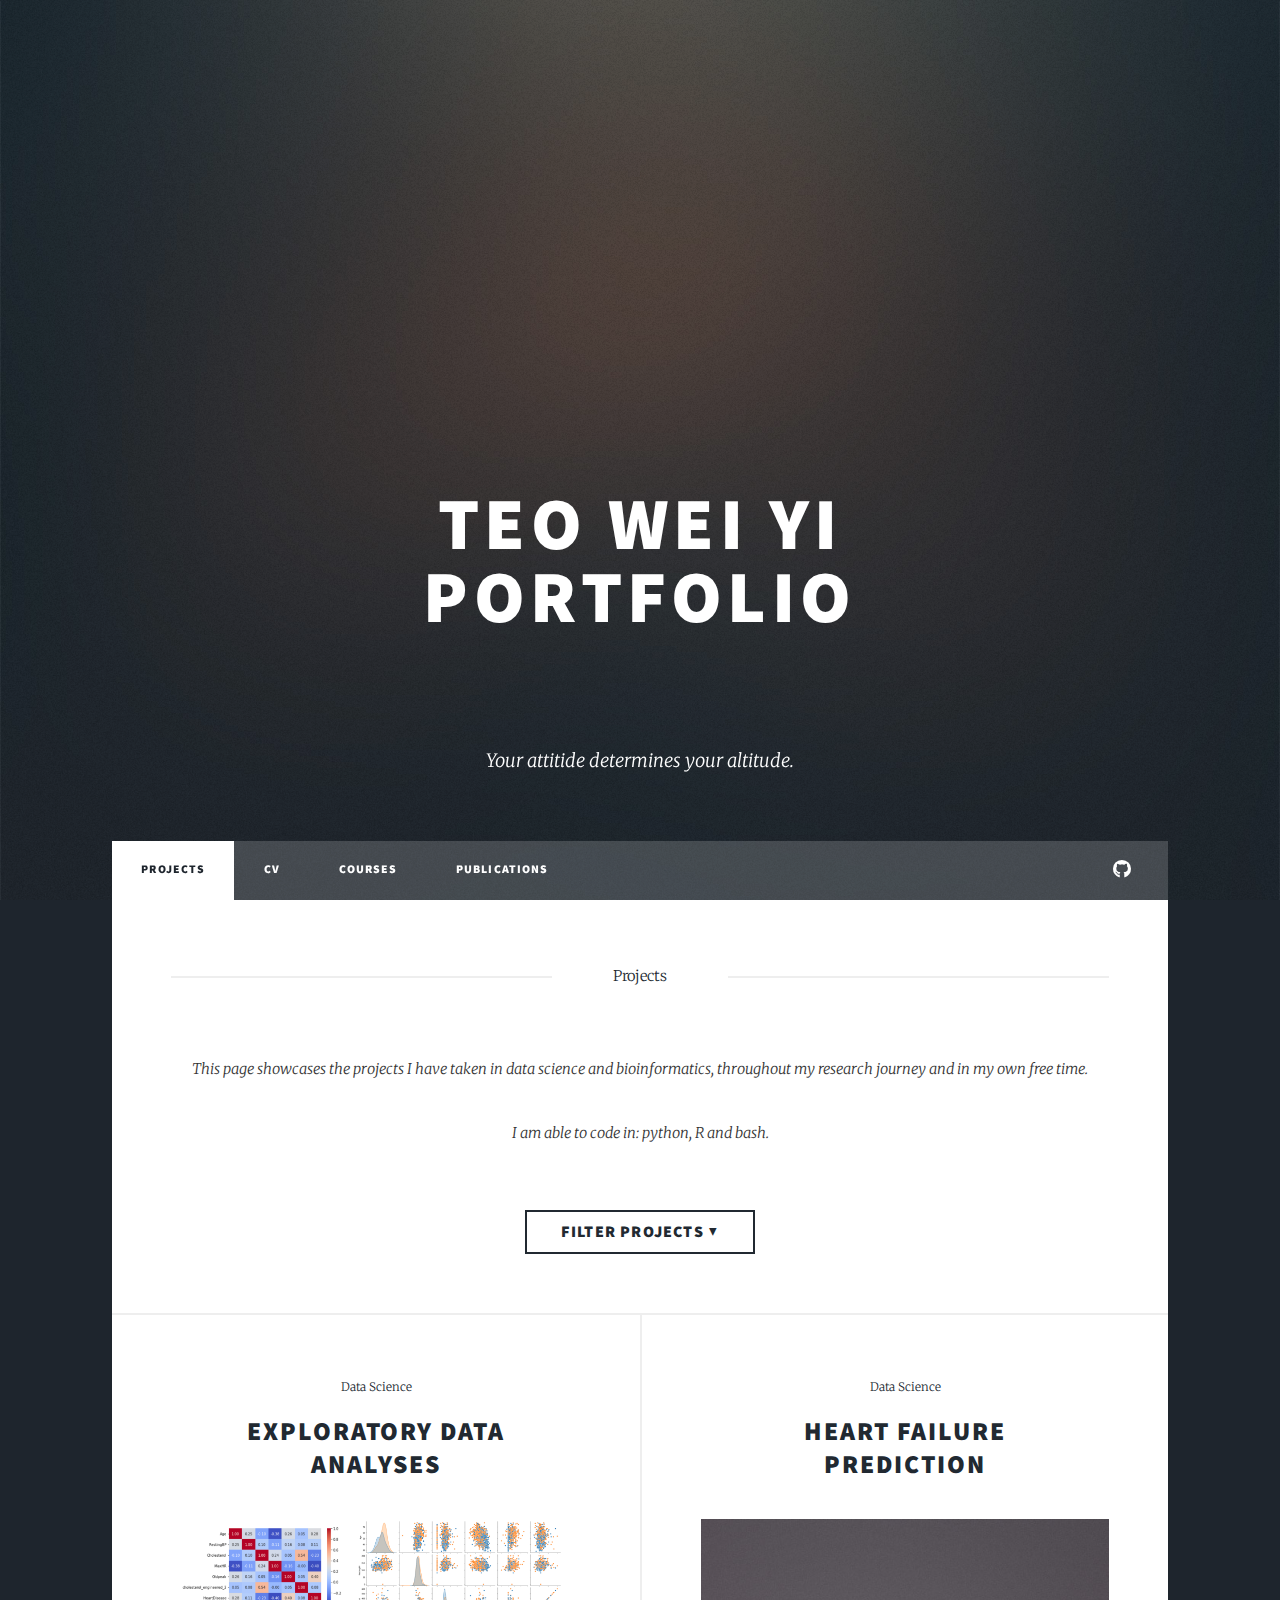
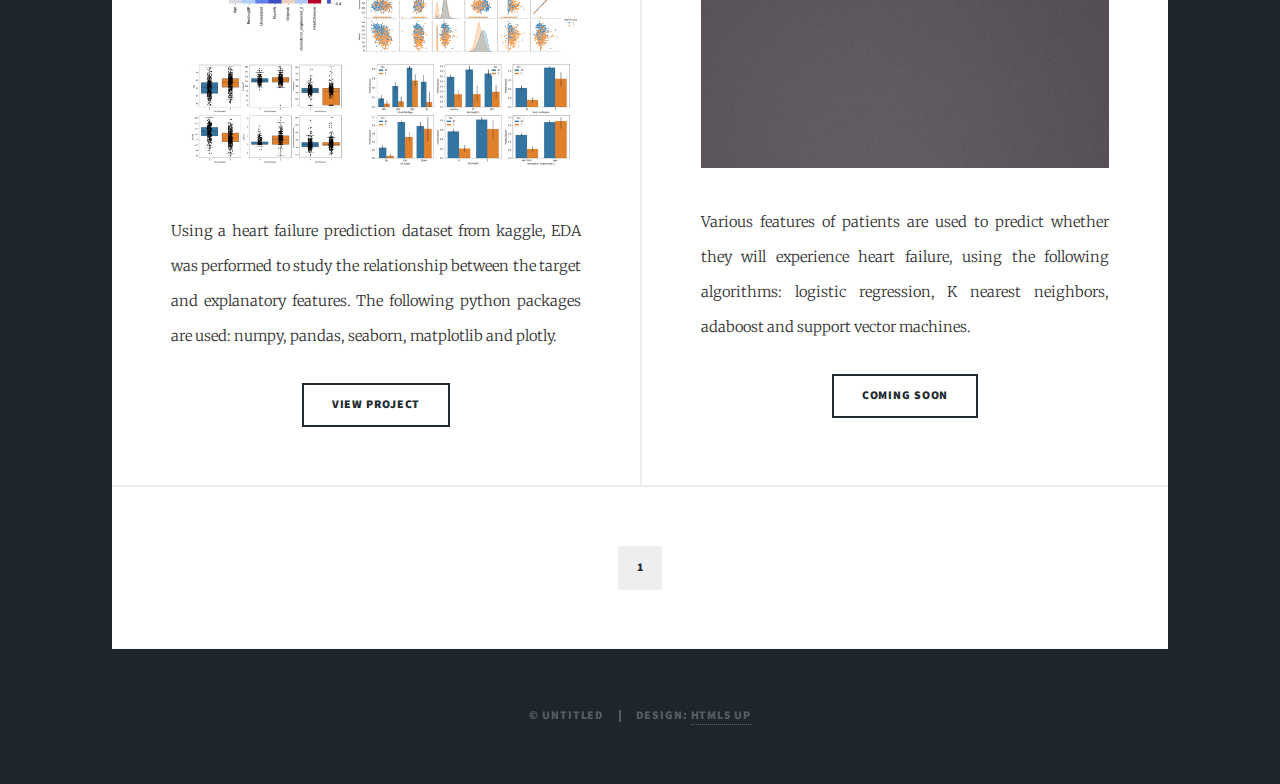
<file: ds.html>
<!DOCTYPE HTML>
<!--
	Massively by HTML5 UP
	html5up.net | @ajlkn
	Free for personal and commercial use under the CCA 3.0 license (html5up.net/license)
-->
<html>
	<head>
		<title>Teo Wei Yi Portfolio</title>
		<meta charset="utf-8" />
		<meta name="viewport" content="width=device-width, initial-scale=1, user-scalable=no" />
		<link rel="stylesheet" href="assets/css/main.css" />
		<noscript><link rel="stylesheet" href="assets/css/noscript.css" /></noscript>
	</head>
	<body class="is-preload">

		<!-- Wrapper -->
			<div id="wrapper" class="fade-in">

				<!-- Intro -->
					<div id="intro">
						<h1>Teo Wei Yi<br />
						Portfolio<br/>
					</h1>
						<p style ='color: white'>Your attitide determines your altitude.</p>
					</div>

				<!-- Nav -->
					<nav id="nav">
						<ul class="links">
							<li class="active"><a href="index.html">Projects</a></li>
							<li><a href="cv.html">CV</a></li>
							<li><a href="course.html">Courses</a></li>
							<li><a href="pubs.html">Publications</a></li>
						</ul>
						<ul class="icons">
							<li><a href="#" class="icon brands fa-github"><span class="label">GitHub</span></a></li>
						</ul>
					</nav>

				<!-- Main -->
					<div id="main">

						<!-- Featured Post -->
							<article class="post featured">
								<header class="major">
									<span class="date">Projects</span>
									<p>This page showcases the projects I have taken in data science and bioinformatics, throughout my research journey and in my own free time. </p>
									<p>I am able to code in: python, R and bash.</p>
									<!-- <p style="font-size:10px; ">Note: Results obtained using the various bioinformatics methods were (to be) published in scientific journals. The data used below are publicly available data, not the actual data used in these publications.</p> -->
								</header>
								<div class="dropdown">
									<button onclick="myFunction()" class="dropbtn">Filter Projects &#9660;</button>
									<div id="myDropdown" class="dropdown-content">
									  <a href="index.html">All</a>
									  <a href="#">Data Science</a>
									  <a href="bioinfo.html">Bioinformatics</a>
									</div>
								  </div>
							</article>
							
						<!-- Posts -->
							<section class="posts">
								<article>
									<header>
										<span class="date">Data Science</span>
										<h2><a href="https://www.kaggle.com/code/teoweiyi/heart-failure-dataset-eda/notebook">Exploratory Data <br />Analyses</a></h2>
									</header>
									<a href="https://www.kaggle.com/code/teoweiyi/heart-failure-dataset-eda/notebook" class="image fit"><img src="images/eda.png" alt="" /></a>
									<p>Using a heart failure prediction dataset from kaggle, EDA was performed to study the relationship between the target and explanatory features. The following python packages are used: <i></i>numpy, pandas, seaborn, matplotlib and plotly.</i> </p>
									<ul class="actions special">
										<li><a href="https://www.kaggle.com/code/teoweiyi/heart-failure-dataset-eda/notebook" class="button">View Project</a></li>
									</ul>
								</article>
								<article>
									<header>
										<span class="date">Data Science</span>
										<h2><span>Heart Failure<br />
											Prediction</span></h2>
									</header>
									<span class="image fit"><img src="images/pic04.jpg" alt="" /></span>
									<p>Various features of patients are used to predict whether they will experience heart failure, using the following algorithms: logistic regression, K nearest neighbors, adaboost and support vector machines.</p>
									<ul class="actions special">
										<li><span class="button">Coming Soon</span></li>
									</ul>
								</article>
							</section>

						<!-- Footer -->
							<footer>
								<div class="pagination">
									<!--<a href="#" class="previous">Prev</a>-->
									<a href="#" class="page active">1</a>
								</div>
							</footer>

					</div>

				<!-- Copyright -->
					<div id="copyright">
						<ul><li>&copy; Untitled</li><li>Design: <a href="https://html5up.net">HTML5 UP</a></li></ul>
					</div>

			</div>

		<!-- Scripts -->
			<script src="assets/js/jquery.min.js"></script>
			<script src="assets/js/jquery.scrollex.min.js"></script>
			<script src="assets/js/jquery.scrolly.min.js"></script>
			<script src="assets/js/browser.min.js"></script>
			<script src="assets/js/breakpoints.min.js"></script>
			<script src="assets/js/util.js"></script>
			<script src="assets/js/main.js"></script>

	</body>
</html>
</file>
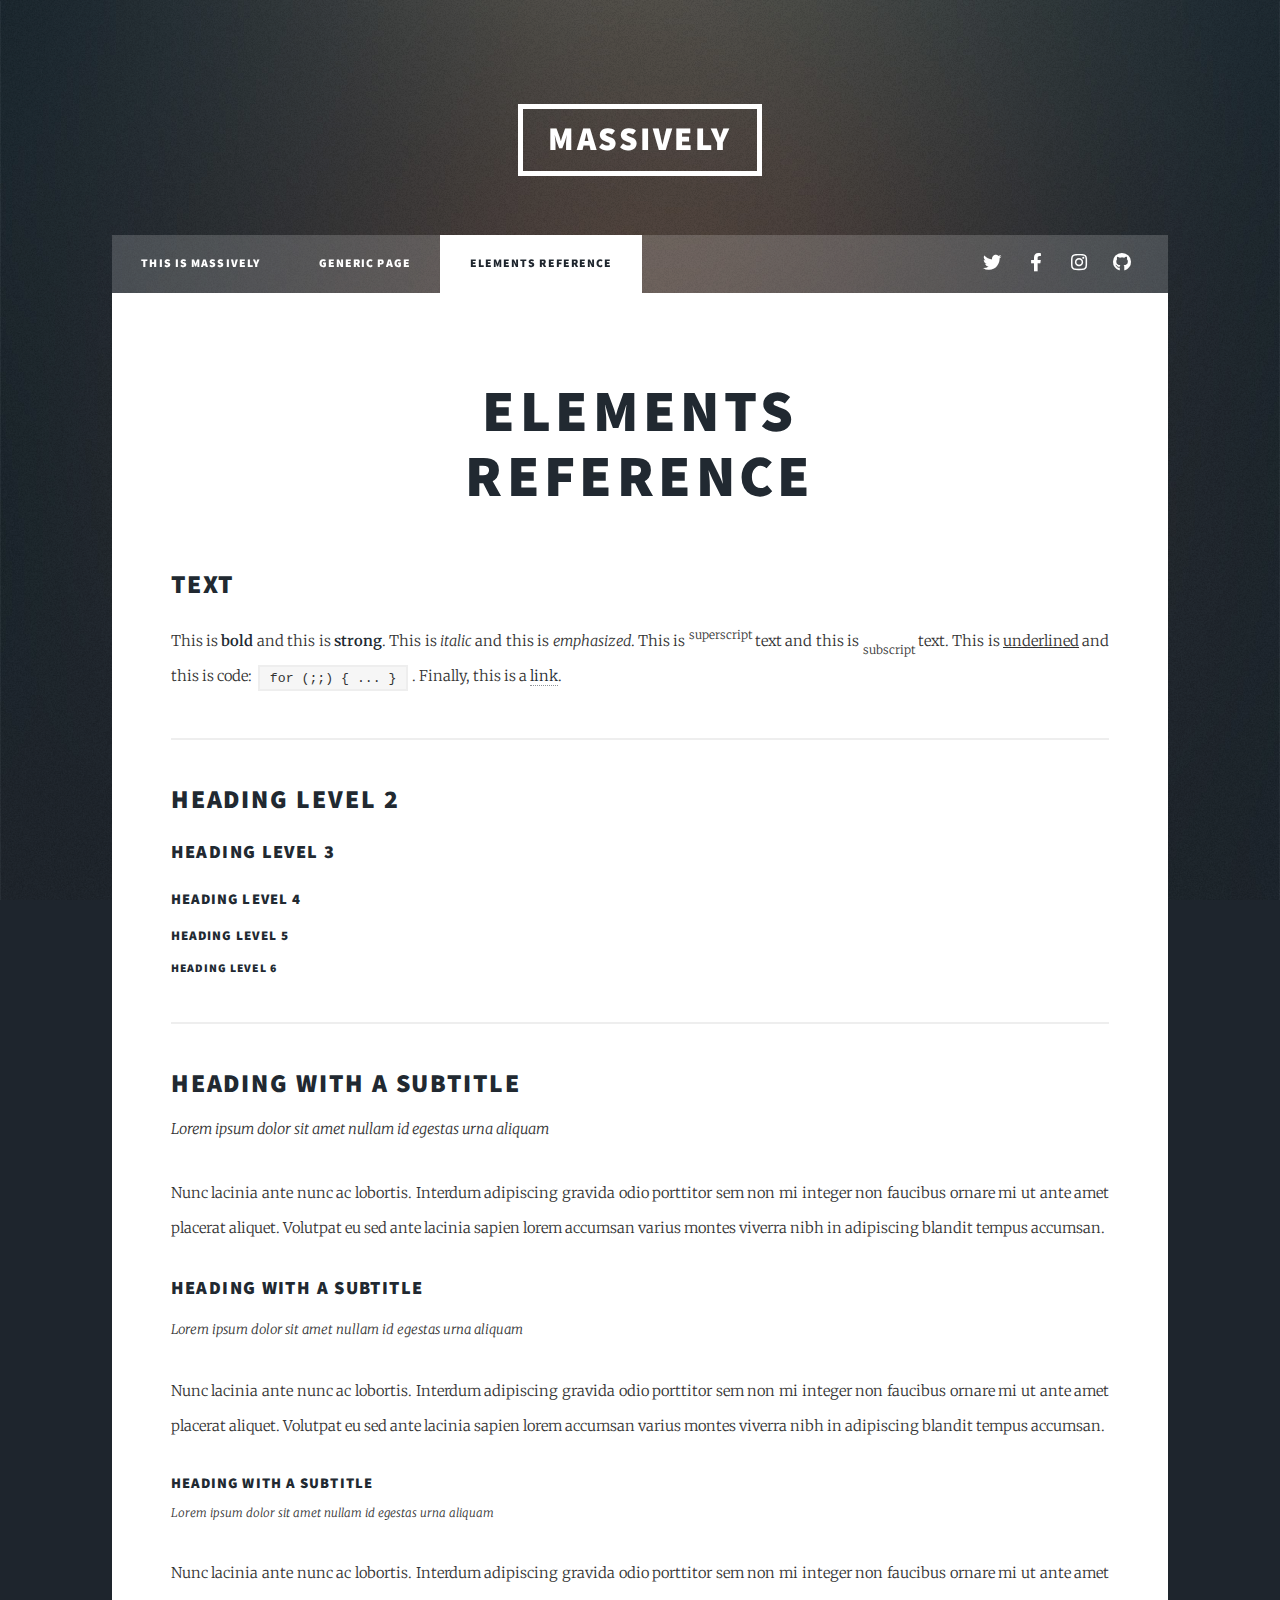
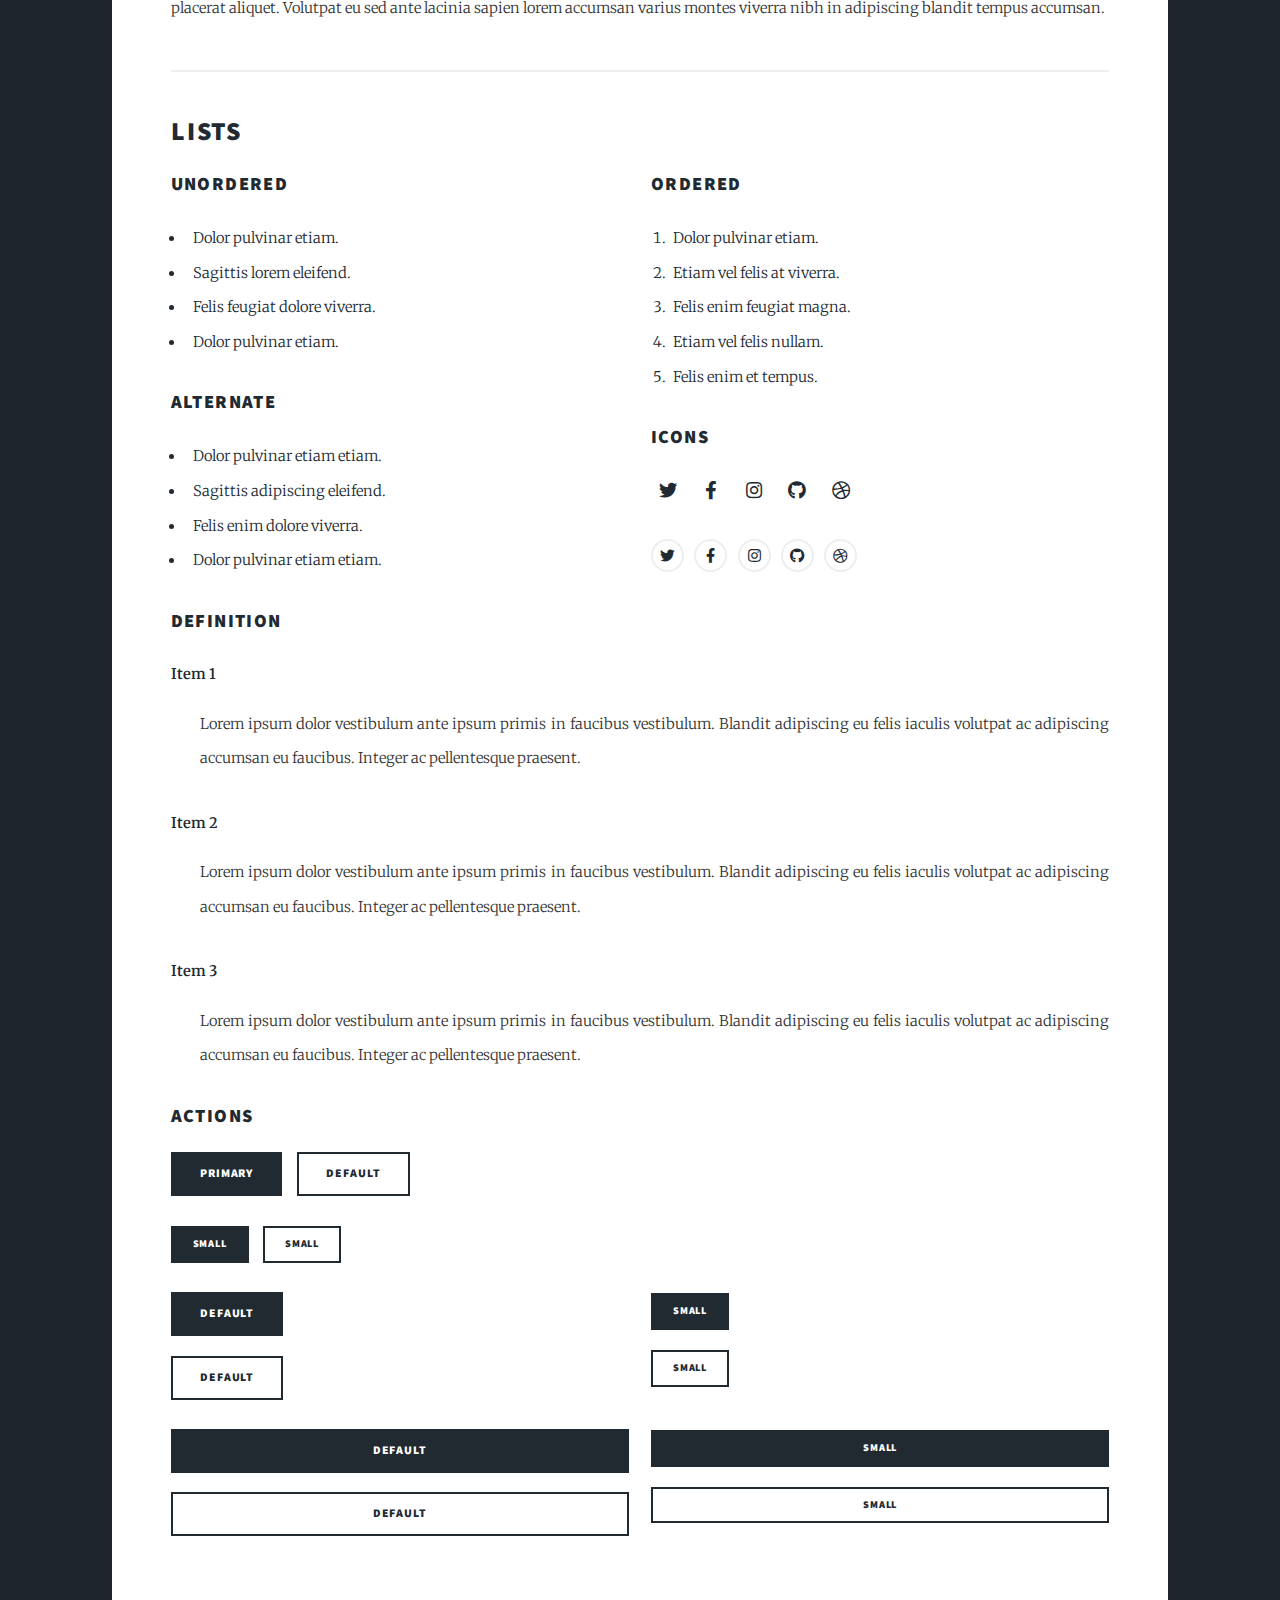
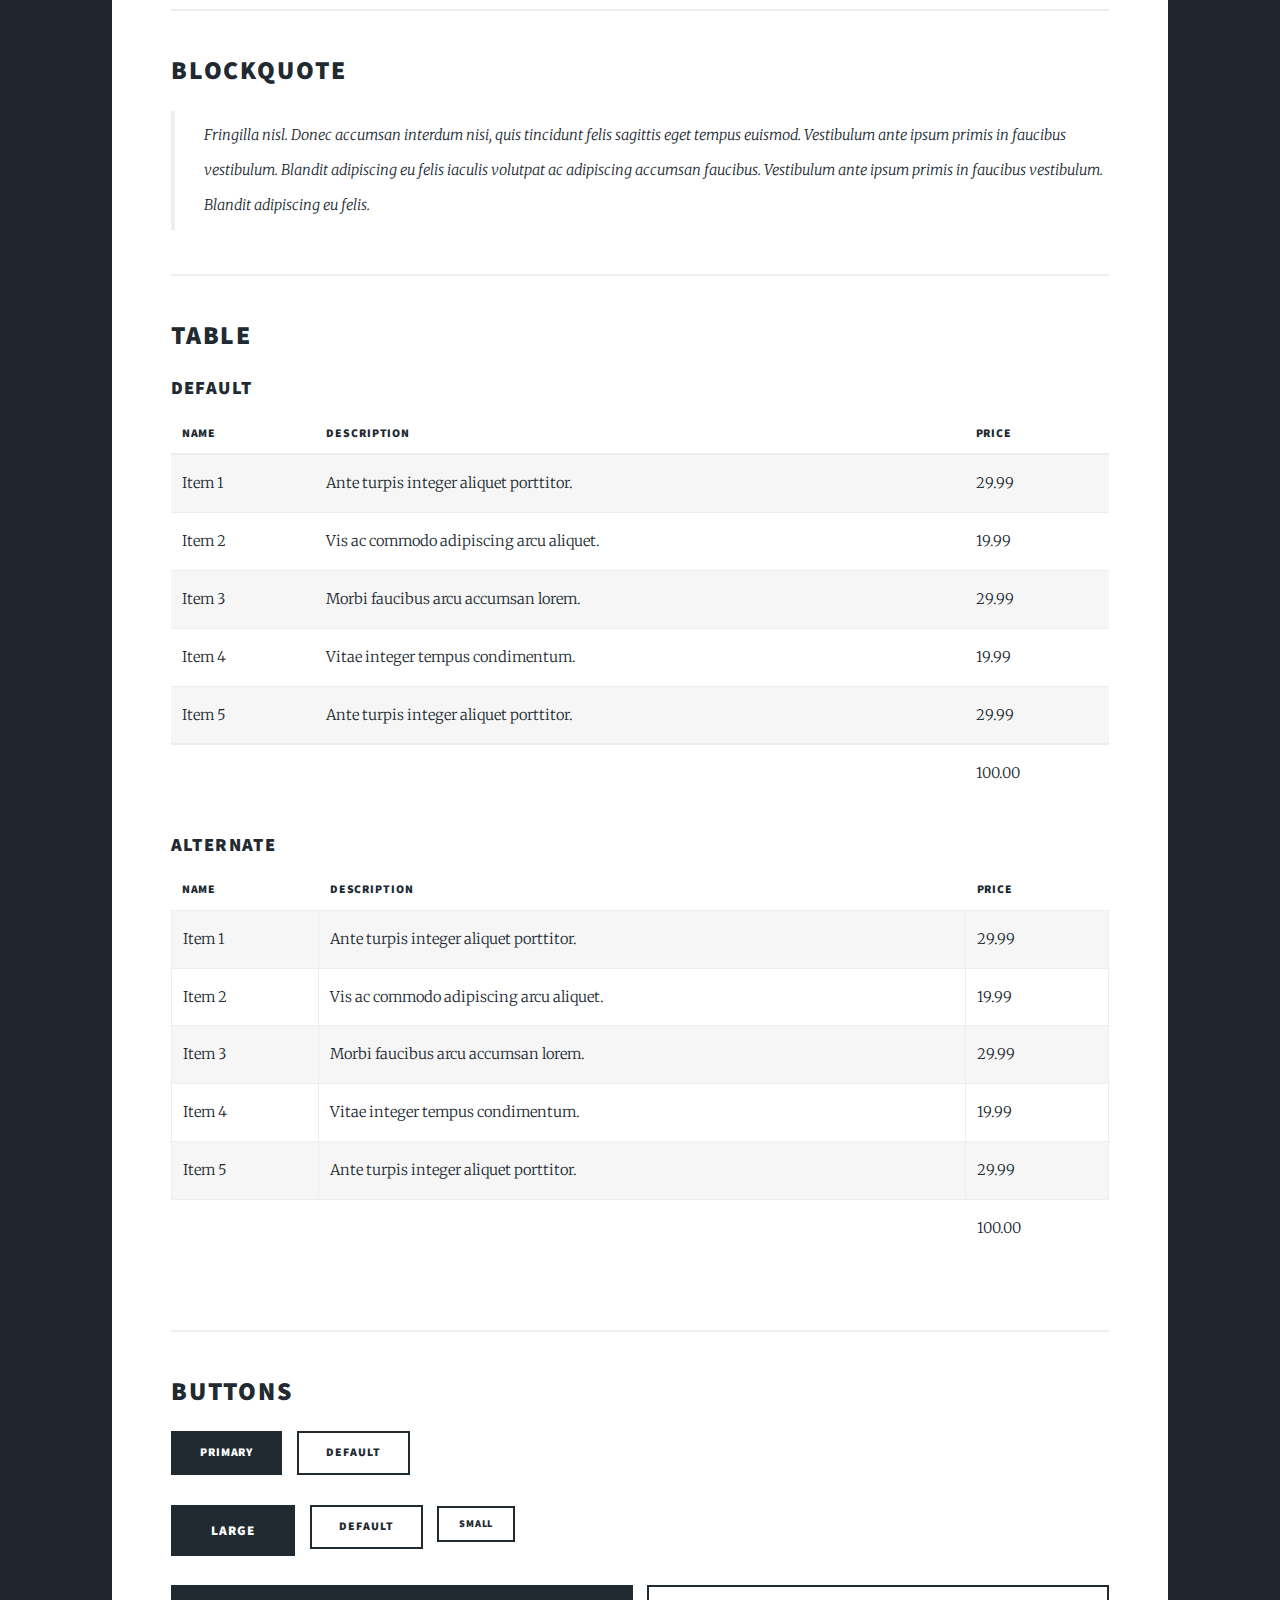
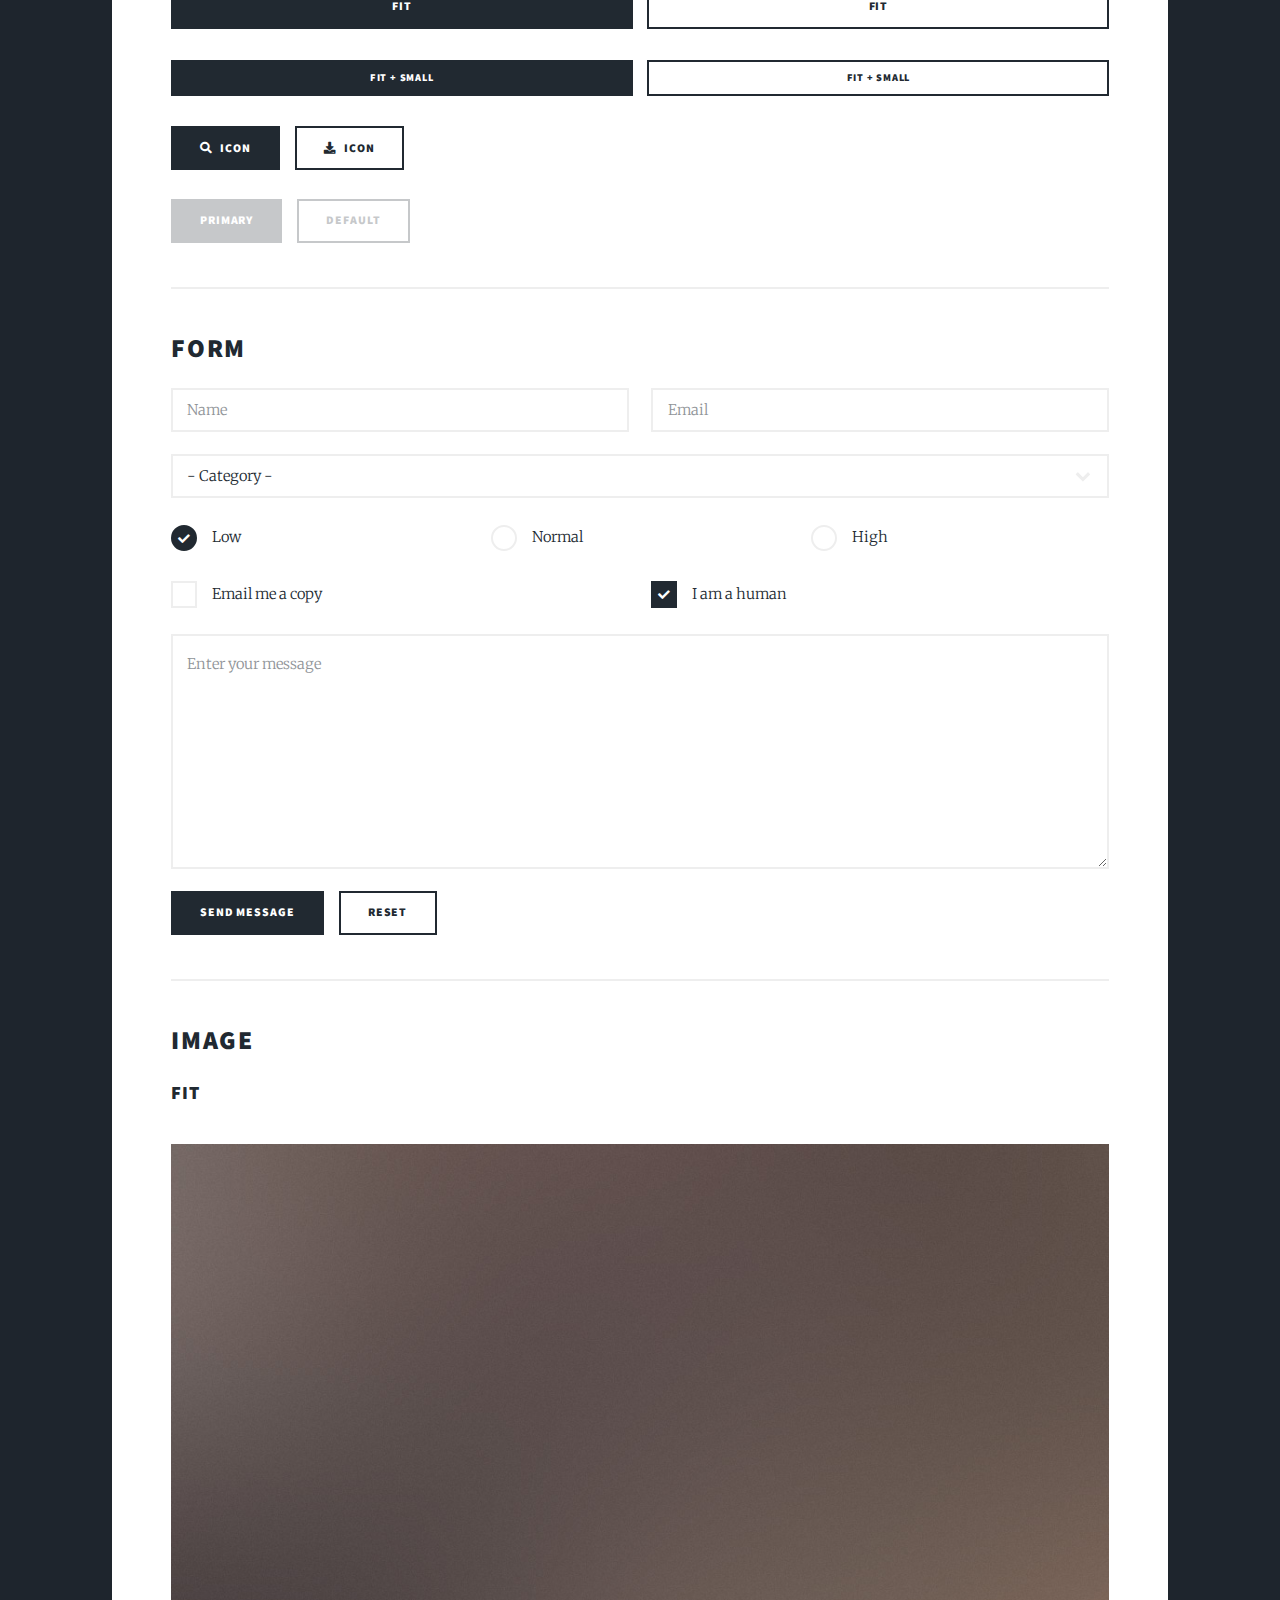
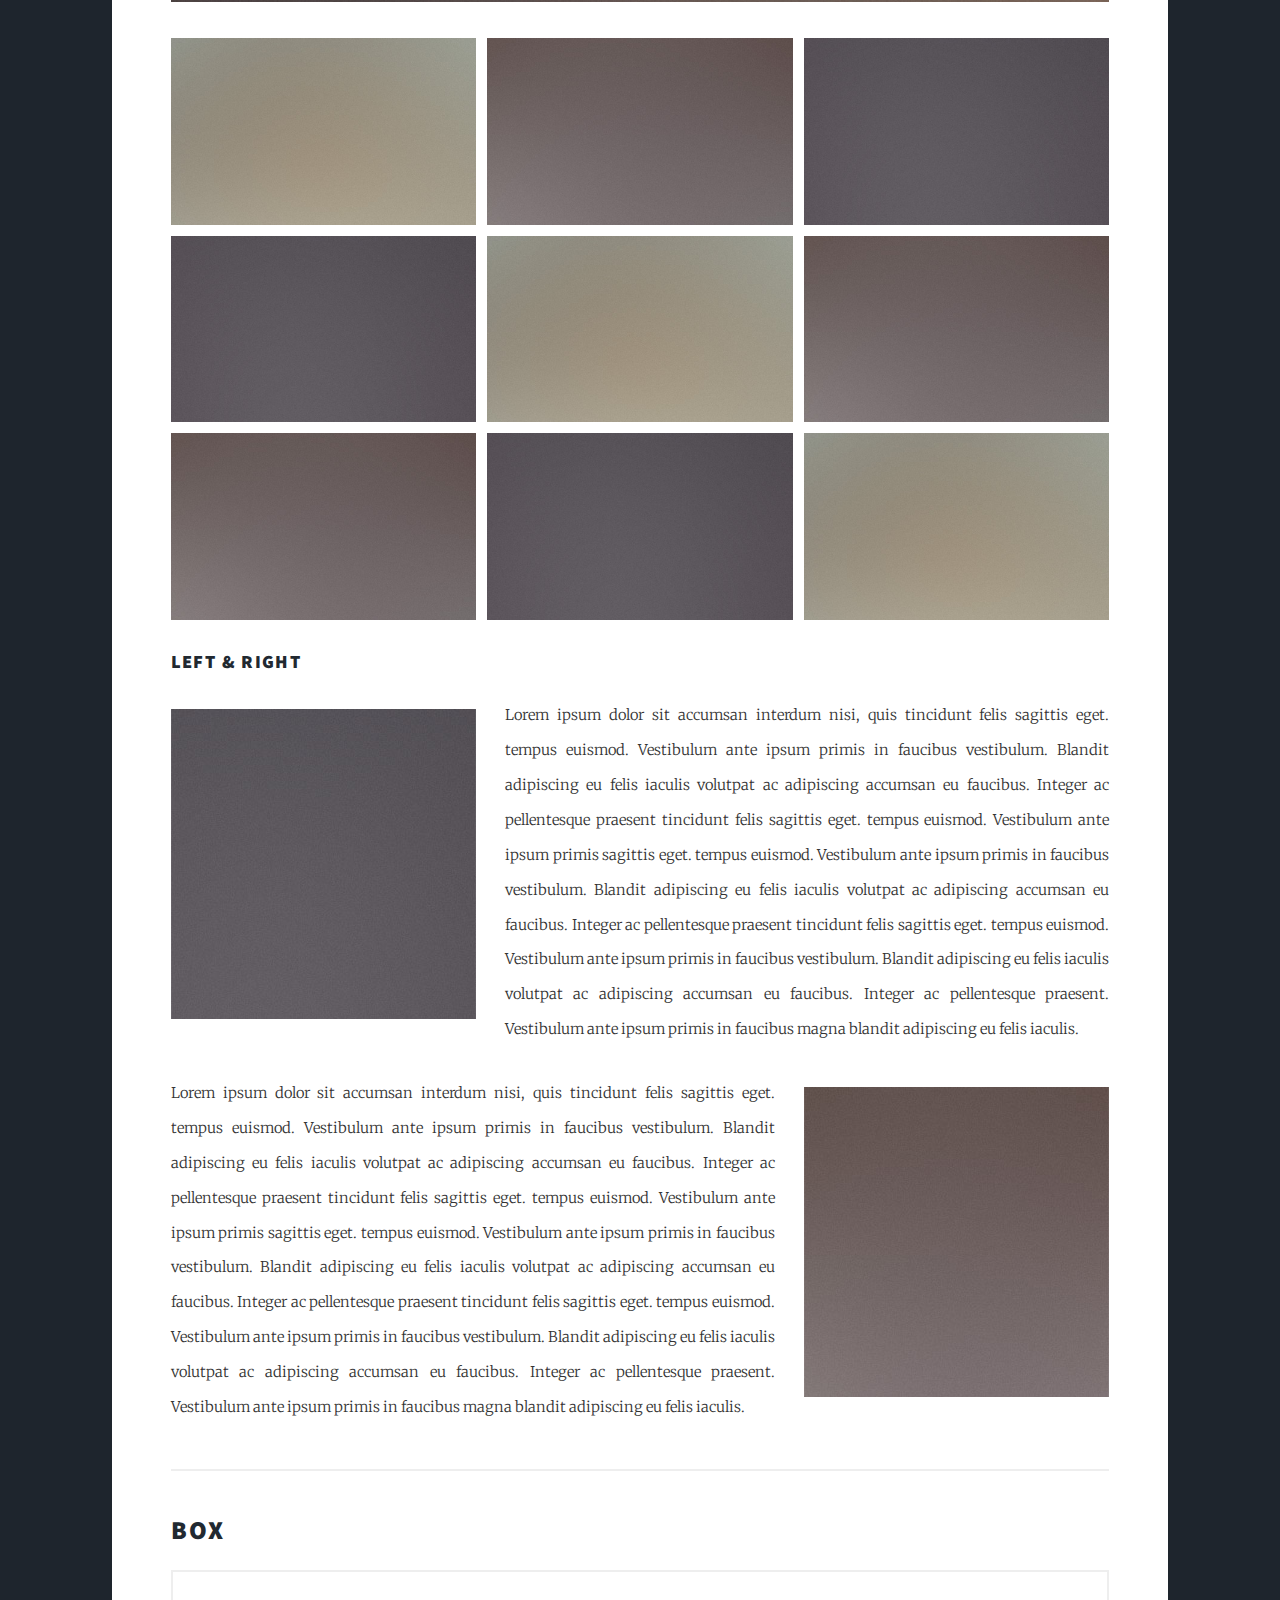
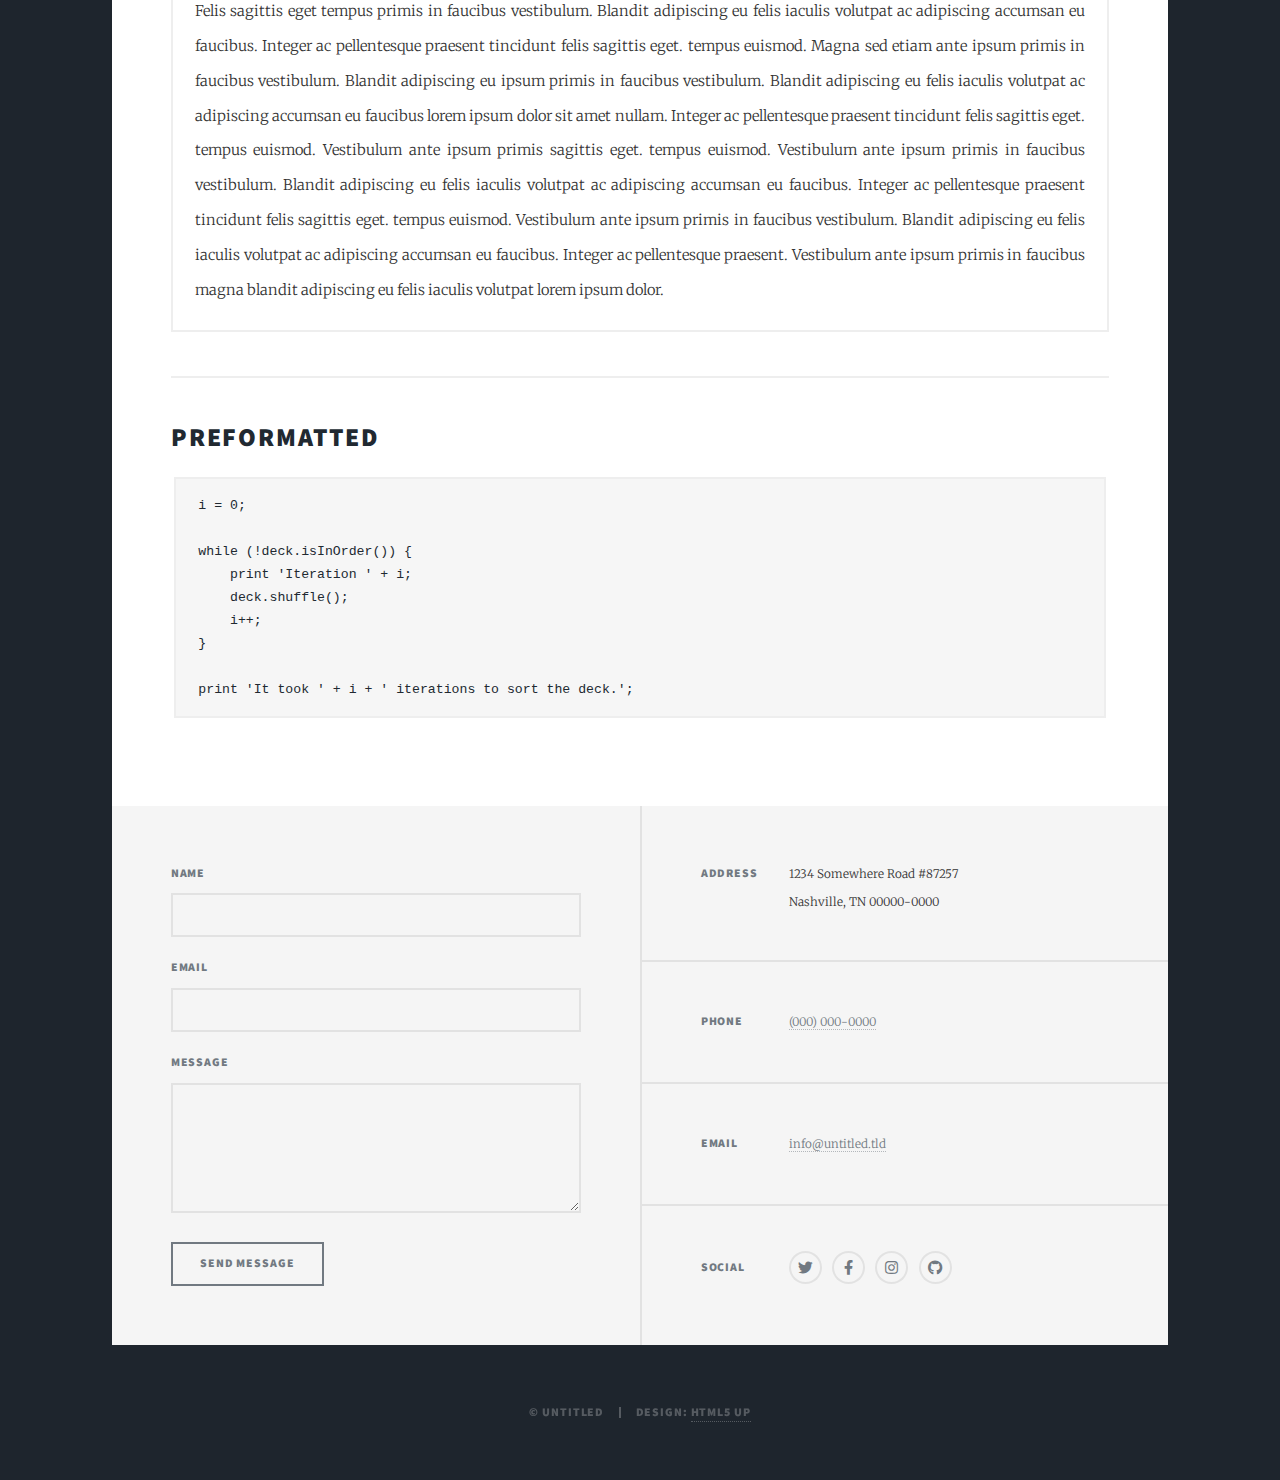
<file: elements.html>
<!DOCTYPE HTML>
<!--
	Massively by HTML5 UP
	html5up.net | @ajlkn
	Free for personal and commercial use under the CCA 3.0 license (html5up.net/license)
-->
<html>
	<head>
		<title>Elements Reference - Massively by HTML5 UP</title>
		<meta charset="utf-8" />
		<meta name="viewport" content="width=device-width, initial-scale=1, user-scalable=no" />
		<link rel="stylesheet" href="assets/css/main.css" />
		<noscript><link rel="stylesheet" href="assets/css/noscript.css" /></noscript>
	</head>
	<body class="is-preload">

		<!-- Wrapper -->
			<div id="wrapper">

				<!-- Header -->
					<header id="header">
						<a href="index.html" class="logo">Massively</a>
					</header>

				<!-- Nav -->
					<nav id="nav">
						<ul class="links">
							<li><a href="index.html">This is Massively</a></li>
							<li><a href="generic.html">Generic Page</a></li>
							<li class="active"><a href="elements.html">Elements Reference</a></li>
						</ul>
						<ul class="icons">
							<li><a href="#" class="icon brands fa-twitter"><span class="label">Twitter</span></a></li>
							<li><a href="#" class="icon brands fa-facebook-f"><span class="label">Facebook</span></a></li>
							<li><a href="#" class="icon brands fa-instagram"><span class="label">Instagram</span></a></li>
							<li><a href="#" class="icon brands fa-github"><span class="label">GitHub</span></a></li>
						</ul>
					</nav>

				<!-- Main -->
					<div id="main">

						<!-- Post -->
							<section class="post">
								<header class="major">
									<h1>Elements<br />
									Reference</h1>
								</header>

								<!-- Text stuff -->
									<h2>Text</h2>
									<p>This is <b>bold</b> and this is <strong>strong</strong>. This is <i>italic</i> and this is <em>emphasized</em>.
									This is <sup>superscript</sup> text and this is <sub>subscript</sub> text.
									This is <u>underlined</u> and this is code: <code>for (;;) { ... }</code>.
									Finally, this is a <a href="#">link</a>.</p>
									<hr />
									<h2>Heading Level 2</h2>
									<h3>Heading Level 3</h3>
									<h4>Heading Level 4</h4>
									<h5>Heading Level 5</h5>
									<h6>Heading Level 6</h6>
									<hr />
									<header>
										<h2>Heading with a Subtitle</h2>
										<p>Lorem ipsum dolor sit amet nullam id egestas urna aliquam</p>
									</header>
									<p>Nunc lacinia ante nunc ac lobortis. Interdum adipiscing gravida odio porttitor sem non mi integer non faucibus ornare mi ut ante amet placerat aliquet. Volutpat eu sed ante lacinia sapien lorem accumsan varius montes viverra nibh in adipiscing blandit tempus accumsan.</p>
									<header>
										<h3>Heading with a Subtitle</h3>
										<p>Lorem ipsum dolor sit amet nullam id egestas urna aliquam</p>
									</header>
									<p>Nunc lacinia ante nunc ac lobortis. Interdum adipiscing gravida odio porttitor sem non mi integer non faucibus ornare mi ut ante amet placerat aliquet. Volutpat eu sed ante lacinia sapien lorem accumsan varius montes viverra nibh in adipiscing blandit tempus accumsan.</p>
									<header>
										<h4>Heading with a Subtitle</h4>
										<p>Lorem ipsum dolor sit amet nullam id egestas urna aliquam</p>
									</header>
									<p>Nunc lacinia ante nunc ac lobortis. Interdum adipiscing gravida odio porttitor sem non mi integer non faucibus ornare mi ut ante amet placerat aliquet. Volutpat eu sed ante lacinia sapien lorem accumsan varius montes viverra nibh in adipiscing blandit tempus accumsan.</p>

									<hr />

								<!-- Lists -->
									<h2>Lists</h2>
									<div class="row">
										<div class="col-6 col-12-small">

											<h3>Unordered</h3>
											<ul>
												<li>Dolor pulvinar etiam.</li>
												<li>Sagittis lorem eleifend.</li>
												<li>Felis feugiat dolore viverra.</li>
												<li>Dolor pulvinar etiam.</li>
											</ul>

											<h3>Alternate</h3>
											<ul class="alt">
												<li>Dolor pulvinar etiam etiam.</li>
												<li>Sagittis adipiscing eleifend.</li>
												<li>Felis enim dolore viverra.</li>
												<li>Dolor pulvinar etiam etiam.</li>
											</ul>

										</div>
										<div class="col-6 col-12-small">

											<h3>Ordered</h3>
											<ol>
												<li>Dolor pulvinar etiam.</li>
												<li>Etiam vel felis at viverra.</li>
												<li>Felis enim feugiat magna.</li>
												<li>Etiam vel felis nullam.</li>
												<li>Felis enim et tempus.</li>
											</ol>

											<h3>Icons</h3>
											<ul class="icons">
												<li><a href="#" class="icon brands fa-twitter"><span class="label">Twitter</span></a></li>
												<li><a href="#" class="icon brands fa-facebook-f"><span class="label">Facebook</span></a></li>
												<li><a href="#" class="icon brands fa-instagram"><span class="label">Instagram</span></a></li>
												<li><a href="#" class="icon brands fa-github"><span class="label">Github</span></a></li>
												<li><a href="#" class="icon brands fa-dribbble"><span class="label">Dribbble</span></a></li>
											</ul>
											<ul class="icons alt">
												<li><a href="#" class="icon brands alt fa-twitter"><span class="label">Twitter</span></a></li>
												<li><a href="#" class="icon brands alt fa-facebook-f"><span class="label">Facebook</span></a></li>
												<li><a href="#" class="icon brands alt fa-instagram"><span class="label">Instagram</span></a></li>
												<li><a href="#" class="icon brands alt fa-github"><span class="label">Github</span></a></li>
												<li><a href="#" class="icon brands alt fa-dribbble"><span class="label">Dribbble</span></a></li>
											</ul>

										</div>
									</div>
									<h3>Definition</h3>
									<dl>
										<dt>Item 1</dt>
										<dd>
											<p>Lorem ipsum dolor vestibulum ante ipsum primis in faucibus vestibulum. Blandit adipiscing eu felis iaculis volutpat ac adipiscing accumsan eu faucibus. Integer ac pellentesque praesent.</p>
										</dd>
										<dt>Item 2</dt>
										<dd>
											<p>Lorem ipsum dolor vestibulum ante ipsum primis in faucibus vestibulum. Blandit adipiscing eu felis iaculis volutpat ac adipiscing accumsan eu faucibus. Integer ac pellentesque praesent.</p>
										</dd>
										<dt>Item 3</dt>
										<dd>
											<p>Lorem ipsum dolor vestibulum ante ipsum primis in faucibus vestibulum. Blandit adipiscing eu felis iaculis volutpat ac adipiscing accumsan eu faucibus. Integer ac pellentesque praesent.</p>
										</dd>
									</dl>

									<h3>Actions</h3>
									<ul class="actions">
										<li><a href="#" class="button primary">Primary</a></li>
										<li><a href="#" class="button">Default</a></li>
									</ul>
									<ul class="actions small">
										<li><a href="#" class="button primary small">Small</a></li>
										<li><a href="#" class="button small">Small</a></li>
									</ul>
									<div class="row">
										<div class="col-6 col-12-small">
											<ul class="actions stacked">
												<li><a href="#" class="button primary">Default</a></li>
												<li><a href="#" class="button">Default</a></li>
											</ul>
										</div>
										<div class="col-6 col-12-small">
											<ul class="actions stacked">
												<li><a href="#" class="button primary small">Small</a></li>
												<li><a href="#" class="button small">Small</a></li>
											</ul>
										</div>
									</div>
									<div class="row">
										<div class="col-6 col-12-small">
											<ul class="actions stacked">
												<li><a href="#" class="button primary fit">Default</a></li>
												<li><a href="#" class="button fit">Default</a></li>
											</ul>
										</div>
										<div class="col-6 col-12-small">
											<ul class="actions stacked">
												<li><a href="#" class="button primary small fit">Small</a></li>
												<li><a href="#" class="button small fit">Small</a></li>
											</ul>
										</div>
									</div>

									<hr />

								<!-- Blockquote -->
									<h2>Blockquote</h2>
									<blockquote>Fringilla nisl. Donec accumsan interdum nisi, quis tincidunt felis sagittis eget tempus euismod. Vestibulum ante ipsum primis in faucibus vestibulum. Blandit adipiscing eu felis iaculis volutpat ac adipiscing accumsan faucibus. Vestibulum ante ipsum primis in faucibus vestibulum. Blandit adipiscing eu felis.</blockquote>

									<hr />

								<!-- Table -->
									<h2>Table</h2>

									<h3>Default</h3>
									<div class="table-wrapper">
										<table>
											<thead>
												<tr>
													<th>Name</th>
													<th>Description</th>
													<th>Price</th>
												</tr>
											</thead>
											<tbody>
												<tr>
													<td>Item 1</td>
													<td>Ante turpis integer aliquet porttitor.</td>
													<td>29.99</td>
												</tr>
												<tr>
													<td>Item 2</td>
													<td>Vis ac commodo adipiscing arcu aliquet.</td>
													<td>19.99</td>
												</tr>
												<tr>
													<td>Item 3</td>
													<td> Morbi faucibus arcu accumsan lorem.</td>
													<td>29.99</td>
												</tr>
												<tr>
													<td>Item 4</td>
													<td>Vitae integer tempus condimentum.</td>
													<td>19.99</td>
												</tr>
												<tr>
													<td>Item 5</td>
													<td>Ante turpis integer aliquet porttitor.</td>
													<td>29.99</td>
												</tr>
											</tbody>
											<tfoot>
												<tr>
													<td colspan="2"></td>
													<td>100.00</td>
												</tr>
											</tfoot>
										</table>
									</div>

									<h3>Alternate</h3>
									<div class="table-wrapper">
										<table class="alt">
											<thead>
												<tr>
													<th>Name</th>
													<th>Description</th>
													<th>Price</th>
												</tr>
											</thead>
											<tbody>
												<tr>
													<td>Item 1</td>
													<td>Ante turpis integer aliquet porttitor.</td>
													<td>29.99</td>
												</tr>
												<tr>
													<td>Item 2</td>
													<td>Vis ac commodo adipiscing arcu aliquet.</td>
													<td>19.99</td>
												</tr>
												<tr>
													<td>Item 3</td>
													<td> Morbi faucibus arcu accumsan lorem.</td>
													<td>29.99</td>
												</tr>
												<tr>
													<td>Item 4</td>
													<td>Vitae integer tempus condimentum.</td>
													<td>19.99</td>
												</tr>
												<tr>
													<td>Item 5</td>
													<td>Ante turpis integer aliquet porttitor.</td>
													<td>29.99</td>
												</tr>
											</tbody>
											<tfoot>
												<tr>
													<td colspan="2"></td>
													<td>100.00</td>
												</tr>
											</tfoot>
										</table>
									</div>

									<hr />

								<!-- Buttons -->
									<h2>Buttons</h2>
									<ul class="actions">
										<li><a href="#" class="button primary">Primary</a></li>
										<li><a href="#" class="button">Default</a></li>
									</ul>
									<ul class="actions">
										<li><a href="#" class="button primary large">Large</a></li>
										<li><a href="#" class="button">Default</a></li>
										<li><a href="#" class="button small">Small</a></li>
									</ul>
									<ul class="actions fit">
										<li><a href="#" class="button primary fit">Fit</a></li>
										<li><a href="#" class="button fit">Fit</a></li>
									</ul>
									<ul class="actions fit small">
										<li><a href="#" class="button primary fit small">Fit + Small</a></li>
										<li><a href="#" class="button fit small">Fit + Small</a></li>
									</ul>
									<ul class="actions">
										<li><a href="#" class="button primary icon solid fa-search">Icon</a></li>
										<li><a href="#" class="button icon solid fa-download">Icon</a></li>
									</ul>
									<ul class="actions">
										<li><span class="button primary disabled">Primary</span></li>
										<li><span class="button disabled">Default</span></li>
									</ul>

									<hr />

								<!-- Form -->
									<h2>Form</h2>

									<form method="post" action="#">
										<div class="row gtr-uniform">
											<div class="col-6 col-12-xsmall">
												<input type="text" name="demo-name" id="demo-name" value="" placeholder="Name" />
											</div>
											<div class="col-6 col-12-xsmall">
												<input type="email" name="demo-email" id="demo-email" value="" placeholder="Email" />
											</div>
											<!-- Break -->
											<div class="col-12">
												<select name="demo-category" id="demo-category">
													<option value="">- Category -</option>
													<option value="1">Manufacturing</option>
													<option value="1">Shipping</option>
													<option value="1">Administration</option>
													<option value="1">Human Resources</option>
												</select>
											</div>
											<!-- Break -->
											<div class="col-4 col-12-small">
												<input type="radio" id="demo-priority-low" name="demo-priority" checked>
												<label for="demo-priority-low">Low</label>
											</div>
											<div class="col-4 col-12-small">
												<input type="radio" id="demo-priority-normal" name="demo-priority">
												<label for="demo-priority-normal">Normal</label>
											</div>
											<div class="col-4 col-12-small">
												<input type="radio" id="demo-priority-high" name="demo-priority">
												<label for="demo-priority-high">High</label>
											</div>
											<!-- Break -->
											<div class="col-6 col-12-small">
												<input type="checkbox" id="demo-copy" name="demo-copy">
												<label for="demo-copy">Email me a copy</label>
											</div>
											<div class="col-6 col-12-small">
												<input type="checkbox" id="demo-human" name="demo-human" checked>
												<label for="demo-human">I am a human</label>
											</div>
											<!-- Break -->
											<div class="col-12">
												<textarea name="demo-message" id="demo-message" placeholder="Enter your message" rows="6"></textarea>
											</div>
											<!-- Break -->
											<div class="col-12">
												<ul class="actions">
													<li><input type="submit" value="Send Message" class="primary" /></li>
													<li><input type="reset" value="Reset" /></li>
												</ul>
											</div>
										</div>
									</form>

									<hr />

								<!-- Image -->
									<h2>Image</h2>

									<h3>Fit</h3>
									<span class="image fit"><img src="images/pic01.jpg" alt="" /></span>
									<div class="box alt">
										<div class="row gtr-50 gtr-uniform">
											<div class="col-4"><span class="image fit"><img src="images/pic02.jpg" alt="" /></span></div>
											<div class="col-4"><span class="image fit"><img src="images/pic03.jpg" alt="" /></span></div>
											<div class="col-4"><span class="image fit"><img src="images/pic04.jpg" alt="" /></span></div>
											<!-- Break -->
											<div class="col-4"><span class="image fit"><img src="images/pic04.jpg" alt="" /></span></div>
											<div class="col-4"><span class="image fit"><img src="images/pic02.jpg" alt="" /></span></div>
											<div class="col-4"><span class="image fit"><img src="images/pic03.jpg" alt="" /></span></div>
											<!-- Break -->
											<div class="col-4"><span class="image fit"><img src="images/pic03.jpg" alt="" /></span></div>
											<div class="col-4"><span class="image fit"><img src="images/pic04.jpg" alt="" /></span></div>
											<div class="col-4"><span class="image fit"><img src="images/pic02.jpg" alt="" /></span></div>
										</div>
									</div>

									<h3>Left &amp; Right</h3>
									<p><span class="image left"><img src="images/pic08.jpg" alt="" /></span>Lorem ipsum dolor sit accumsan interdum nisi, quis tincidunt felis sagittis eget. tempus euismod. Vestibulum ante ipsum primis in faucibus vestibulum. Blandit adipiscing eu felis iaculis volutpat ac adipiscing accumsan eu faucibus. Integer ac pellentesque praesent tincidunt felis sagittis eget. tempus euismod. Vestibulum ante ipsum primis sagittis eget. tempus euismod. Vestibulum ante ipsum primis in faucibus vestibulum. Blandit adipiscing eu felis iaculis volutpat ac adipiscing accumsan eu faucibus. Integer ac pellentesque praesent tincidunt felis sagittis eget. tempus euismod. Vestibulum ante ipsum primis in faucibus vestibulum. Blandit adipiscing eu felis iaculis volutpat ac adipiscing accumsan eu faucibus. Integer ac pellentesque praesent. Vestibulum ante ipsum primis in faucibus magna blandit adipiscing eu felis iaculis.</p>
									<p><span class="image right"><img src="images/pic09.jpg" alt="" /></span>Lorem ipsum dolor sit accumsan interdum nisi, quis tincidunt felis sagittis eget. tempus euismod. Vestibulum ante ipsum primis in faucibus vestibulum. Blandit adipiscing eu felis iaculis volutpat ac adipiscing accumsan eu faucibus. Integer ac pellentesque praesent tincidunt felis sagittis eget. tempus euismod. Vestibulum ante ipsum primis sagittis eget. tempus euismod. Vestibulum ante ipsum primis in faucibus vestibulum. Blandit adipiscing eu felis iaculis volutpat ac adipiscing accumsan eu faucibus. Integer ac pellentesque praesent tincidunt felis sagittis eget. tempus euismod. Vestibulum ante ipsum primis in faucibus vestibulum. Blandit adipiscing eu felis iaculis volutpat ac adipiscing accumsan eu faucibus. Integer ac pellentesque praesent. Vestibulum ante ipsum primis in faucibus magna blandit adipiscing eu felis iaculis.</p>

									<hr />

								<!-- Box -->
									<h2>Box</h2>
									<div class="box">
										<p>Felis sagittis eget tempus primis in faucibus vestibulum. Blandit adipiscing eu felis iaculis volutpat ac adipiscing accumsan eu faucibus. Integer ac pellentesque praesent tincidunt felis sagittis eget. tempus euismod. Magna sed etiam ante ipsum primis in faucibus vestibulum. Blandit adipiscing eu ipsum primis in faucibus vestibulum. Blandit adipiscing eu felis iaculis volutpat ac adipiscing accumsan eu faucibus lorem ipsum dolor sit amet nullam. Integer ac pellentesque praesent tincidunt felis sagittis eget. tempus euismod. Vestibulum ante ipsum primis sagittis eget. tempus euismod. Vestibulum ante ipsum primis in faucibus vestibulum. Blandit adipiscing eu felis iaculis volutpat ac adipiscing accumsan eu faucibus. Integer ac pellentesque praesent tincidunt felis sagittis eget. tempus euismod. Vestibulum ante ipsum primis in faucibus vestibulum. Blandit adipiscing eu felis iaculis volutpat ac adipiscing accumsan eu faucibus. Integer ac pellentesque praesent. Vestibulum ante ipsum primis in faucibus magna blandit adipiscing eu felis iaculis volutpat lorem ipsum dolor.</p>
									</div>

									<hr />

								<!-- Preformatted Code -->
									<h2>Preformatted</h2>
									<pre><code>i = 0;

while (!deck.isInOrder()) {
    print 'Iteration ' + i;
    deck.shuffle();
    i++;
}

print 'It took ' + i + ' iterations to sort the deck.';
</code></pre>

							</section>

					</div>

				<!-- Footer -->
					<footer id="footer">
						<section>
							<form method="post" action="#">
								<div class="fields">
									<div class="field">
										<label for="name">Name</label>
										<input type="text" name="name" id="name" />
									</div>
									<div class="field">
										<label for="email">Email</label>
										<input type="text" name="email" id="email" />
									</div>
									<div class="field">
										<label for="message">Message</label>
										<textarea name="message" id="message" rows="3"></textarea>
									</div>
								</div>
								<ul class="actions">
									<li><input type="submit" value="Send Message" /></li>
								</ul>
							</form>
						</section>
						<section class="split contact">
							<section class="alt">
								<h3>Address</h3>
								<p>1234 Somewhere Road #87257<br />
								Nashville, TN 00000-0000</p>
							</section>
							<section>
								<h3>Phone</h3>
								<p><a href="#">(000) 000-0000</a></p>
							</section>
							<section>
								<h3>Email</h3>
								<p><a href="#">info@untitled.tld</a></p>
							</section>
							<section>
								<h3>Social</h3>
								<ul class="icons alt">
									<li><a href="#" class="icon brands alt fa-twitter"><span class="label">Twitter</span></a></li>
									<li><a href="#" class="icon brands alt fa-facebook-f"><span class="label">Facebook</span></a></li>
									<li><a href="#" class="icon brands alt fa-instagram"><span class="label">Instagram</span></a></li>
									<li><a href="#" class="icon brands alt fa-github"><span class="label">GitHub</span></a></li>
								</ul>
							</section>
						</section>
					</footer>

				<!-- Copyright -->
					<div id="copyright">
						<ul><li>&copy; Untitled</li><li>Design: <a href="https://html5up.net">HTML5 UP</a></li></ul>
					</div>

			</div>

		<!-- Scripts -->
			<script src="assets/js/jquery.min.js"></script>
			<script src="assets/js/jquery.scrollex.min.js"></script>
			<script src="assets/js/jquery.scrolly.min.js"></script>
			<script src="assets/js/browser.min.js"></script>
			<script src="assets/js/breakpoints.min.js"></script>
			<script src="assets/js/util.js"></script>
			<script src="assets/js/main.js"></script>

	</body>
</html>
</file>
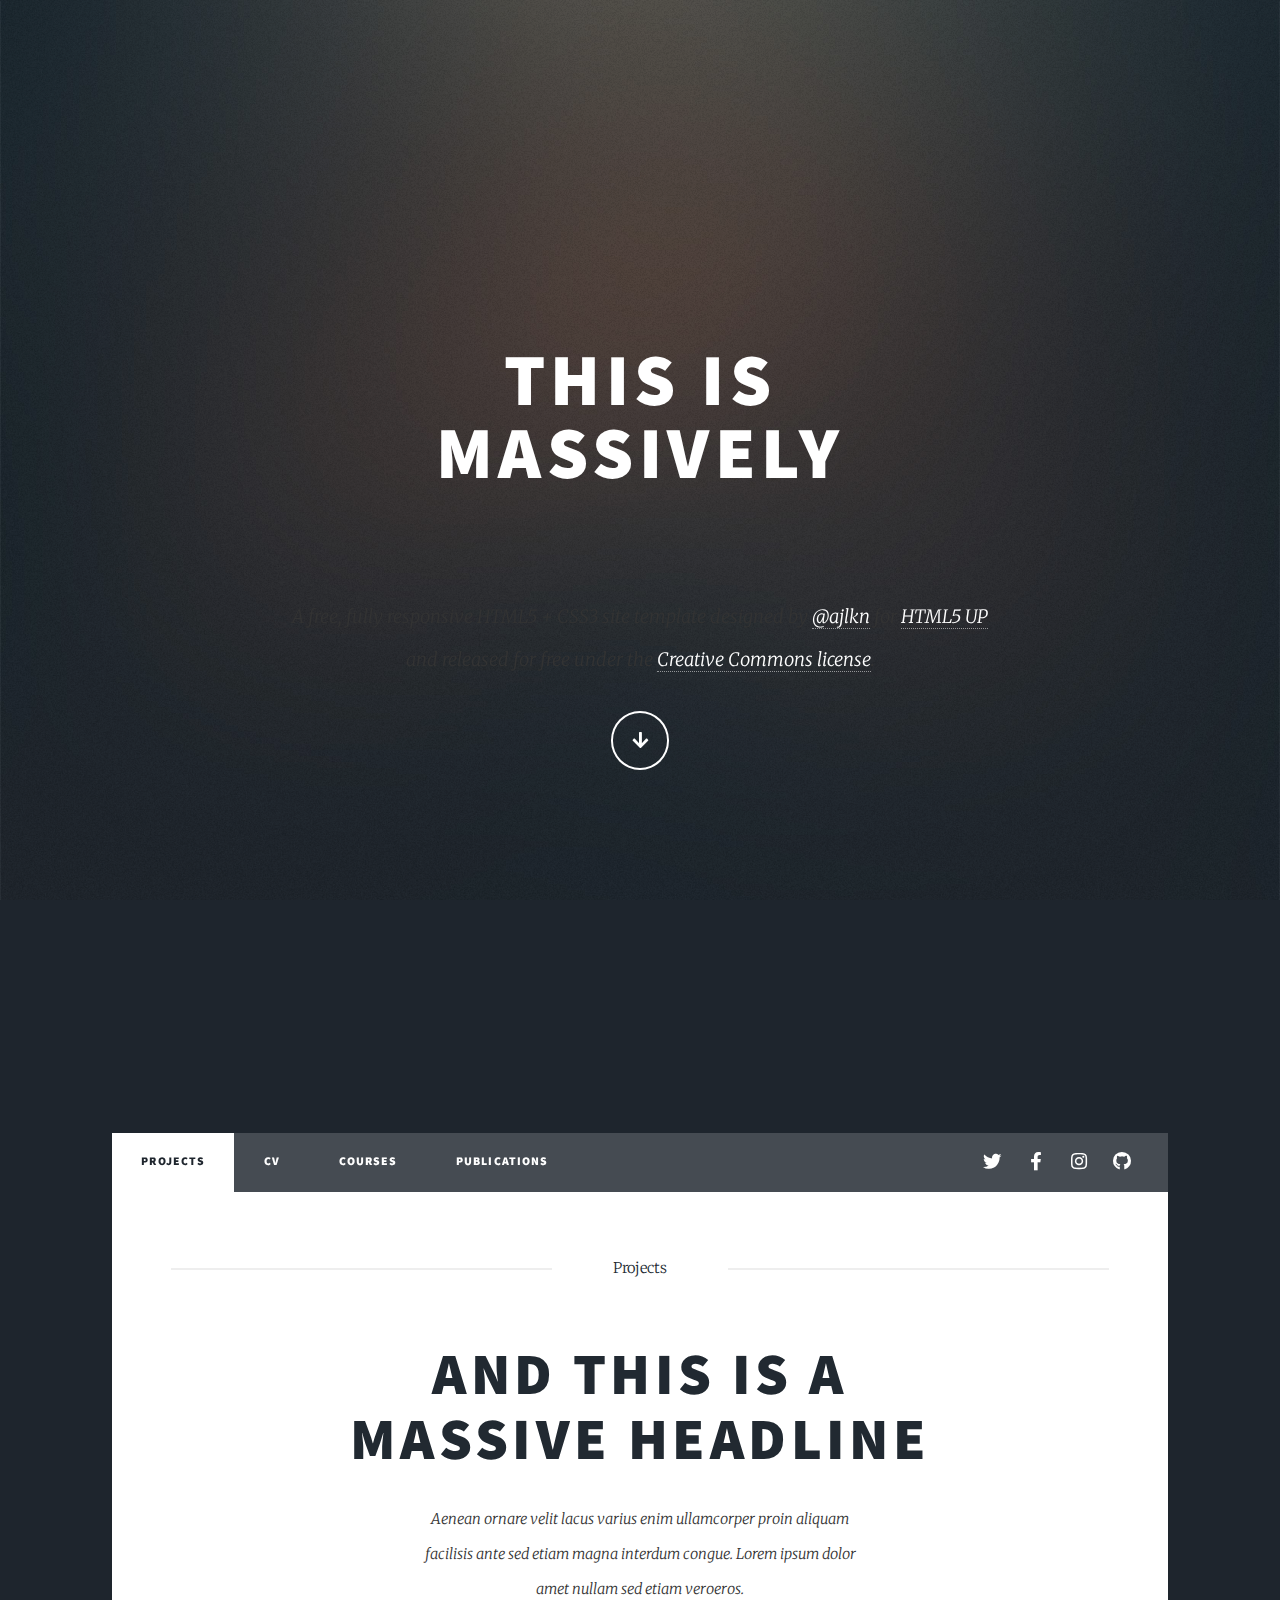
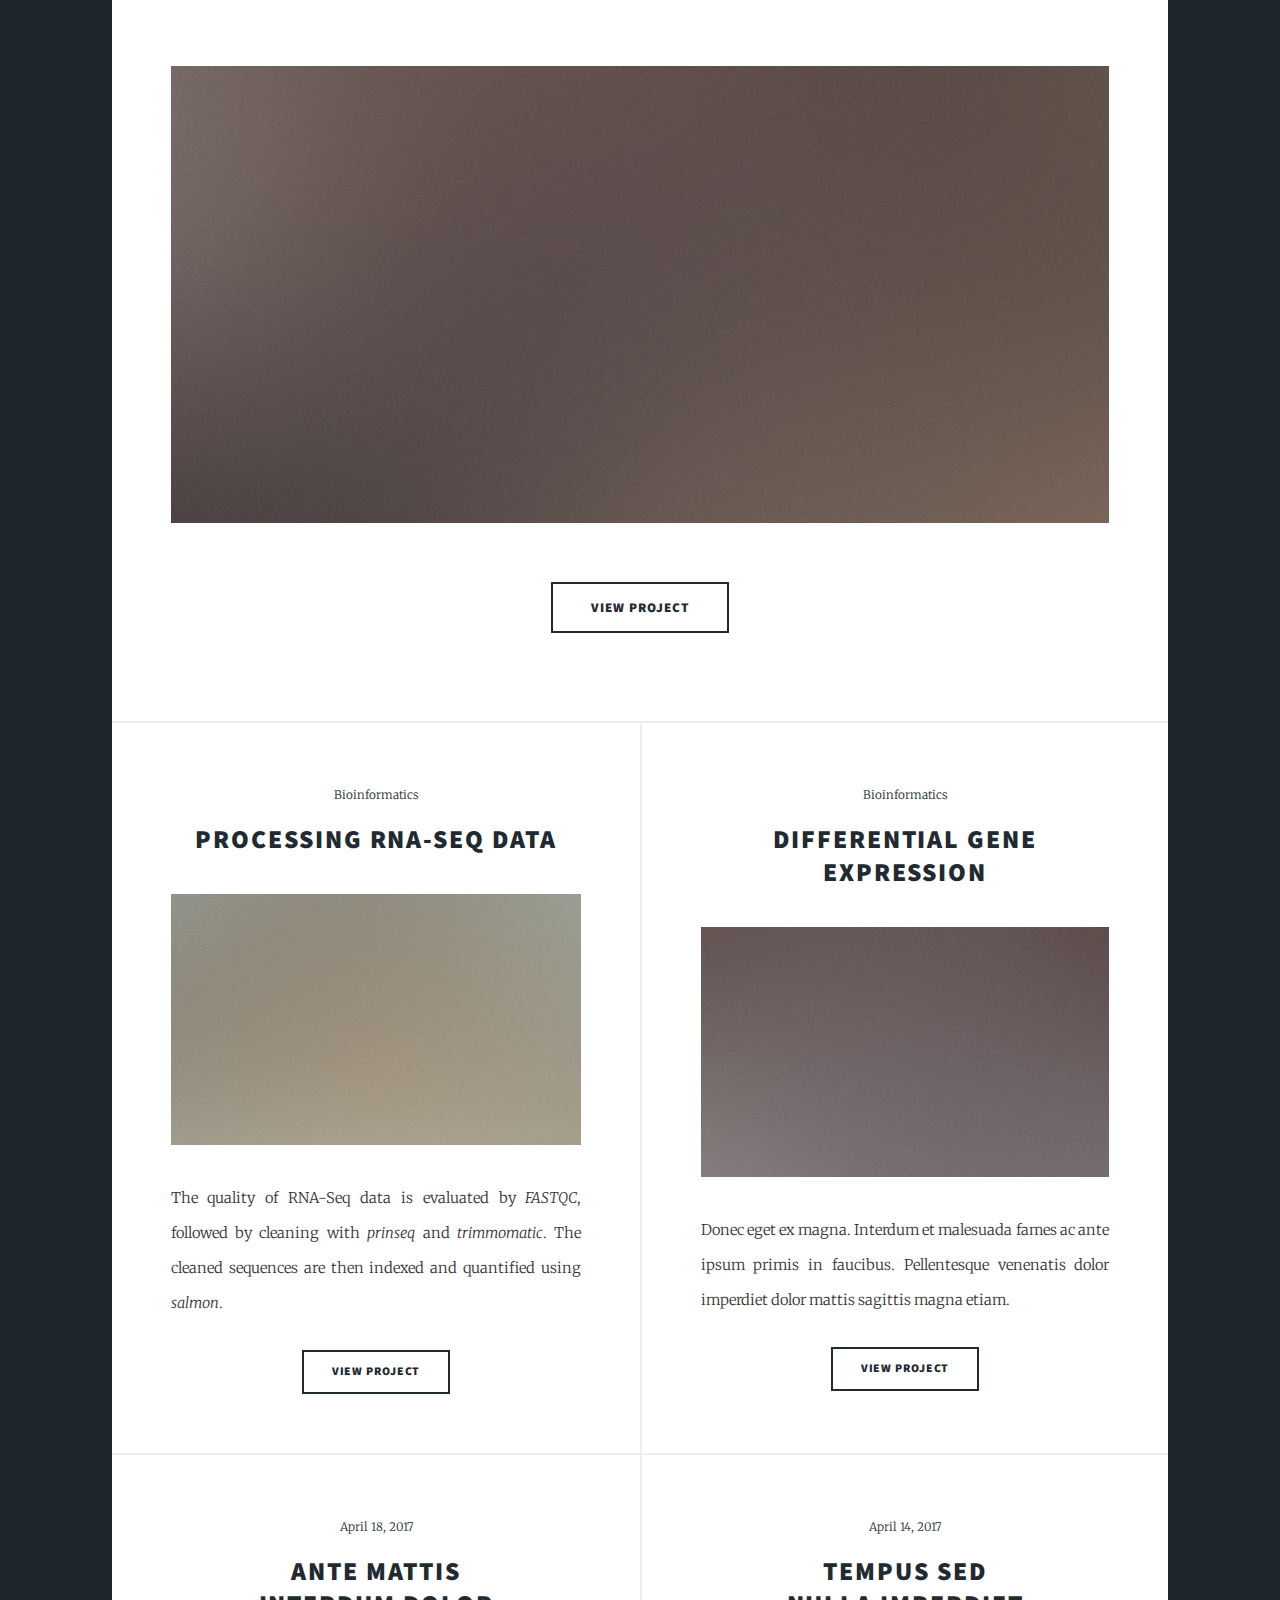
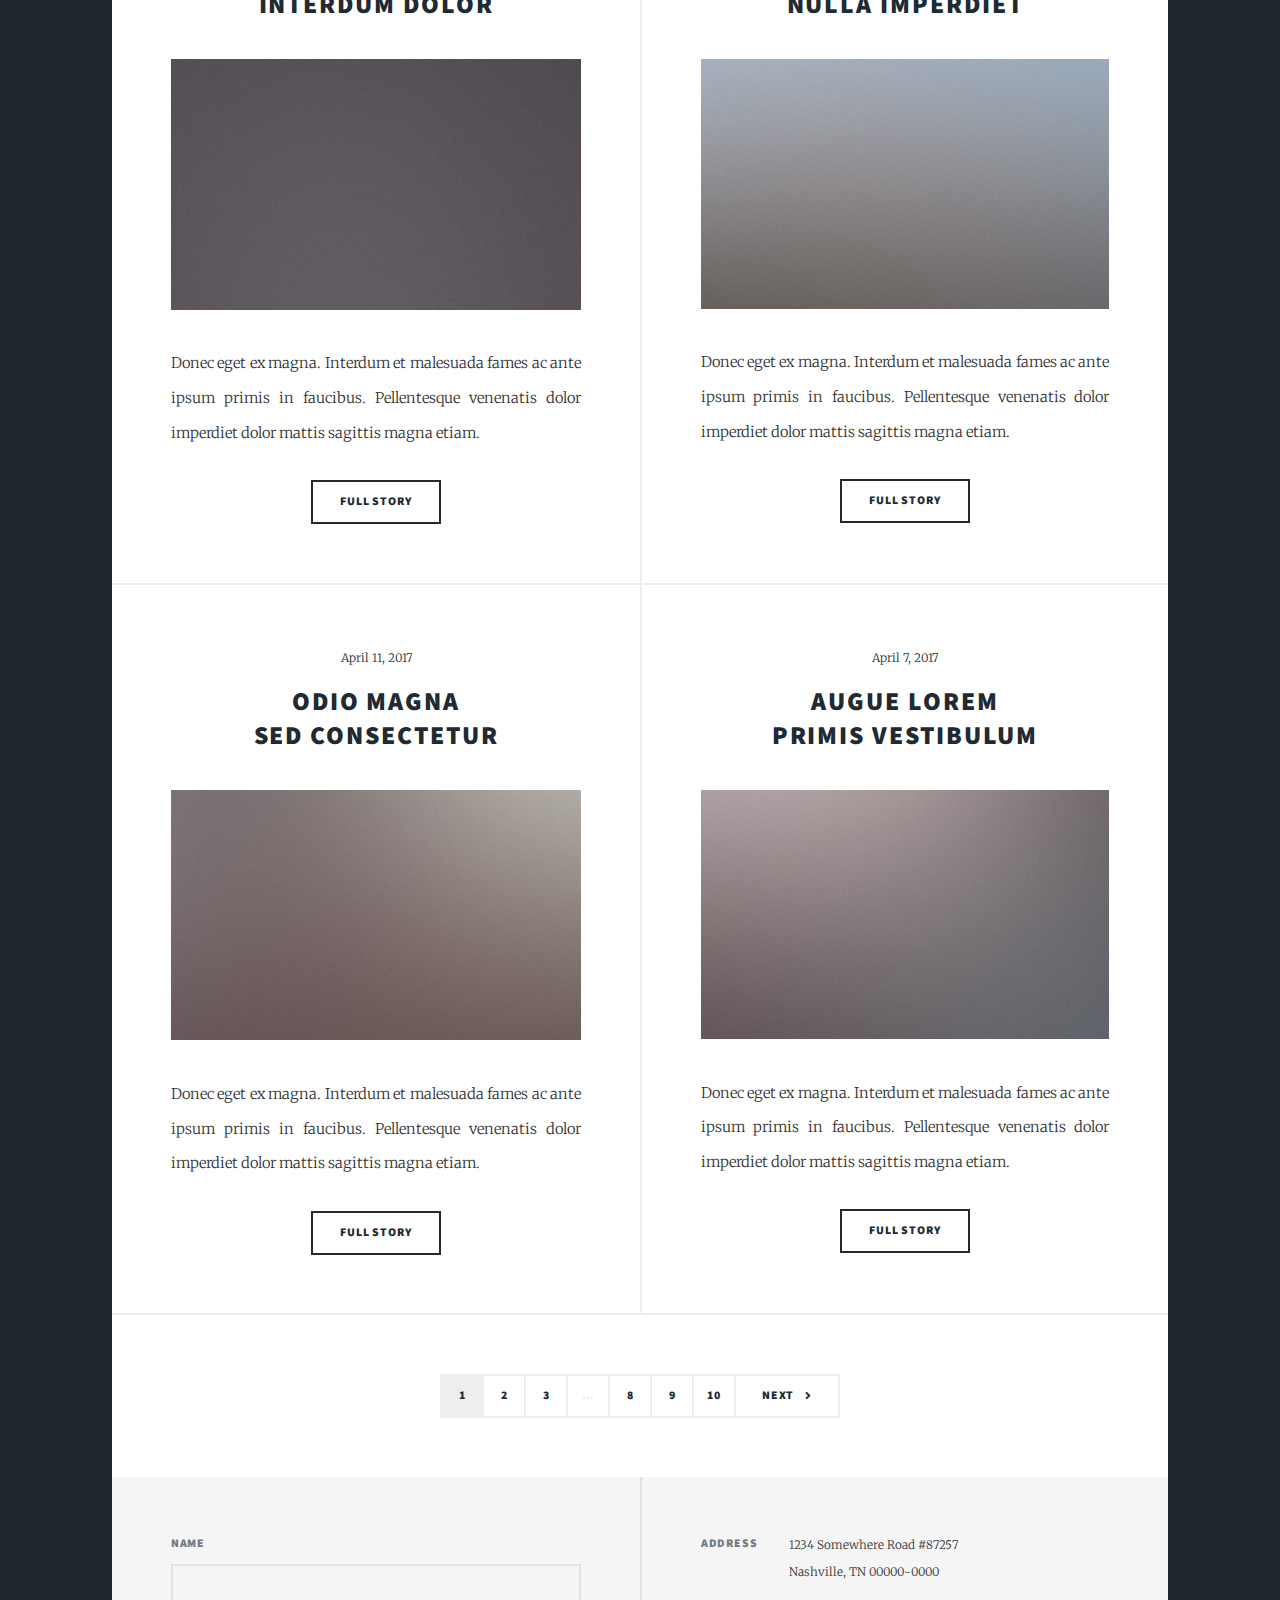
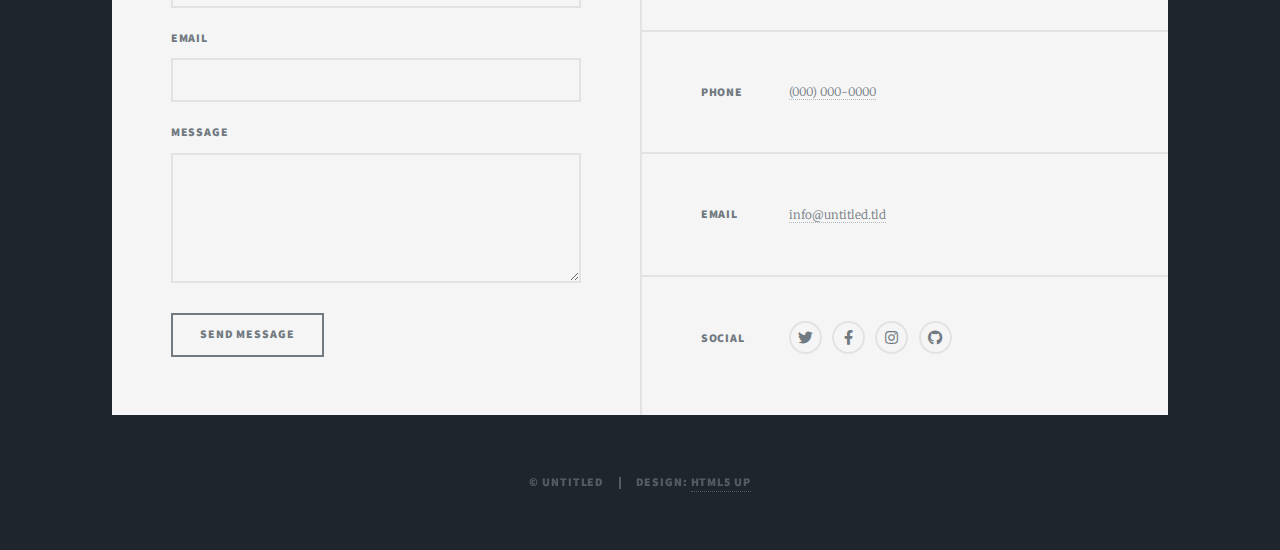
<file: index copy backup.html>
<!DOCTYPE HTML>
<!--
	Massively by HTML5 UP
	html5up.net | @ajlkn
	Free for personal and commercial use under the CCA 3.0 license (html5up.net/license)
-->
<html>
	<head>
		<title>Massively by HTML5 UP</title>
		<meta charset="utf-8" />
		<meta name="viewport" content="width=device-width, initial-scale=1, user-scalable=no" />
		<link rel="stylesheet" href="assets/css/main.css" />
		<noscript><link rel="stylesheet" href="assets/css/noscript.css" /></noscript>
	</head>
	<body class="is-preload">

		<!-- Wrapper -->
			<div id="wrapper" class="fade-in">

				<!-- Intro -->
					<div id="intro">
						<h1>This is<br />
						Massively</h1>
						<p>A free, fully responsive HTML5 + CSS3 site template designed by <a href="https://twitter.com/ajlkn">@ajlkn</a> for <a href="https://html5up.net">HTML5 UP</a><br />
						and released for free under the <a href="https://html5up.net/license">Creative Commons license</a>.</p>
						<ul class="actions">
							<li><a href="#header" class="button icon solid solo fa-arrow-down scrolly">Continue</a></li>
						</ul>
					</div>

				<!-- Header -->
					<header id="header">
						<a href="index.html" class="logo">Massively</a>
					</header>

				<!-- Nav -->
					<nav id="nav">
						<ul class="links">
							<li class="active"><a href="index.html">Projects</a></li>
							<li><a href="cv.html">CV</a></li>
							<li><a href="course.html">Courses</a></li>
							<li><a href="#">Publications</a></li>
						</ul>
						<ul class="icons">
							<li><a href="#" class="icon brands fa-twitter"><span class="label">Twitter</span></a></li>
							<li><a href="#" class="icon brands fa-facebook-f"><span class="label">Facebook</span></a></li>
							<li><a href="#" class="icon brands fa-instagram"><span class="label">Instagram</span></a></li>
							<li><a href="#" class="icon brands fa-github"><span class="label">GitHub</span></a></li>
						</ul>
					</nav>

				<!-- Main -->
					<div id="main">

						<!-- Featured Post -->
							<article class="post featured">
								<header class="major">
									<span class="date">Projects</span>
									<h2><a href="#">And this is a<br />
									massive headline</a></h2>
									<p>Aenean ornare velit lacus varius enim ullamcorper proin aliquam<br />
									facilisis ante sed etiam magna interdum congue. Lorem ipsum dolor<br />
									amet nullam sed etiam veroeros.</p>
								</header>
								<a href="#" class="image main"><img src="images/pic01.jpg" alt="" /></a>
								<ul class="actions special">
									<li><a href="#" class="button large">View Project</a></li>
								</ul>
							</article>

						<!-- Posts -->
							<section class="posts">
								<article>
									<header>
										<span class="date">Bioinformatics</span>
										<h2><a href="#">Processing RNA-Seq Data<br /></a></h2>
									</header>
									<a href="#" class="image fit"><img src="images/pic02.jpg" alt="" /></a>
									<p>The quality of RNA-Seq data is evaluated by <i>FASTQC</i>, followed by cleaning with <i>prinseq</i> and <i>trimmomatic</i>. The cleaned sequences are then indexed and quantified using <i>salmon</i>.</p>
									<ul class="actions special">
										<li><a href="#" class="button">View Project</a></li>
									</ul>
								</article>
								<article>
									<header>
										<span class="date">Bioinformatics</span>
										<h2><a href="#">Differential Gene Expression<br /></a></h2>
									</header>
									<a href="#" class="image fit"><img src="images/pic03.jpg" alt="" /></a>
									<p>Donec eget ex magna. Interdum et malesuada fames ac ante ipsum primis in faucibus. Pellentesque venenatis dolor imperdiet dolor mattis sagittis magna etiam.</p>
									<ul class="actions special">
										<li><a href="#" class="button">View Project</a></li>
									</ul>
								</article>
								<article>
									<header>
										<span class="date">April 18, 2017</span>
										<h2><a href="#">Ante mattis<br />
										interdum dolor</a></h2>
									</header>
									<a href="#" class="image fit"><img src="images/pic04.jpg" alt="" /></a>
									<p>Donec eget ex magna. Interdum et malesuada fames ac ante ipsum primis in faucibus. Pellentesque venenatis dolor imperdiet dolor mattis sagittis magna etiam.</p>
									<ul class="actions special">
										<li><a href="#" class="button">Full Story</a></li>
									</ul>
								</article>
								<article>
									<header>
										<span class="date">April 14, 2017</span>
										<h2><a href="#">Tempus sed<br />
										nulla imperdiet</a></h2>
									</header>
									<a href="#" class="image fit"><img src="images/pic05.jpg" alt="" /></a>
									<p>Donec eget ex magna. Interdum et malesuada fames ac ante ipsum primis in faucibus. Pellentesque venenatis dolor imperdiet dolor mattis sagittis magna etiam.</p>
									<ul class="actions special">
										<li><a href="#" class="button">Full Story</a></li>
									</ul>
								</article>
								<article>
									<header>
										<span class="date">April 11, 2017</span>
										<h2><a href="#">Odio magna<br />
										sed consectetur</a></h2>
									</header>
									<a href="#" class="image fit"><img src="images/pic06.jpg" alt="" /></a>
									<p>Donec eget ex magna. Interdum et malesuada fames ac ante ipsum primis in faucibus. Pellentesque venenatis dolor imperdiet dolor mattis sagittis magna etiam.</p>
									<ul class="actions special">
										<li><a href="#" class="button">Full Story</a></li>
									</ul>
								</article>
								<article>
									<header>
										<span class="date">April 7, 2017</span>
										<h2><a href="#">Augue lorem<br />
										primis vestibulum</a></h2>
									</header>
									<a href="#" class="image fit"><img src="images/pic07.jpg" alt="" /></a>
									<p>Donec eget ex magna. Interdum et malesuada fames ac ante ipsum primis in faucibus. Pellentesque venenatis dolor imperdiet dolor mattis sagittis magna etiam.</p>
									<ul class="actions special">
										<li><a href="#" class="button">Full Story</a></li>
									</ul>
								</article>
							</section>

						<!-- Footer -->
							<footer>
								<div class="pagination">
									<!--<a href="#" class="previous">Prev</a>-->
									<a href="#" class="page active">1</a>
									<a href="#" class="page">2</a>
									<a href="#" class="page">3</a>
									<span class="extra">&hellip;</span>
									<a href="#" class="page">8</a>
									<a href="#" class="page">9</a>
									<a href="#" class="page">10</a>
									<a href="#" class="next">Next</a>
								</div>
							</footer>

					</div>

				<!-- Footer -->
					<footer id="footer">
						<section>
							<form method="post" action="#">
								<div class="fields">
									<div class="field">
										<label for="name">Name</label>
										<input type="text" name="name" id="name" />
									</div>
									<div class="field">
										<label for="email">Email</label>
										<input type="text" name="email" id="email" />
									</div>
									<div class="field">
										<label for="message">Message</label>
										<textarea name="message" id="message" rows="3"></textarea>
									</div>
								</div>
								<ul class="actions">
									<li><input type="submit" value="Send Message" /></li>
								</ul>
							</form>
						</section>
						<section class="split contact">
							<section class="alt">
								<h3>Address</h3>
								<p>1234 Somewhere Road #87257<br />
								Nashville, TN 00000-0000</p>
							</section>
							<section>
								<h3>Phone</h3>
								<p><a href="#">(000) 000-0000</a></p>
							</section>
							<section>
								<h3>Email</h3>
								<p><a href="#">info@untitled.tld</a></p>
							</section>
							<section>
								<h3>Social</h3>
								<ul class="icons alt">
									<li><a href="#" class="icon brands alt fa-twitter"><span class="label">Twitter</span></a></li>
									<li><a href="#" class="icon brands alt fa-facebook-f"><span class="label">Facebook</span></a></li>
									<li><a href="#" class="icon brands alt fa-instagram"><span class="label">Instagram</span></a></li>
									<li><a href="#" class="icon brands alt fa-github"><span class="label">GitHub</span></a></li>
								</ul>
							</section>
						</section>
					</footer>

				<!-- Copyright -->
					<div id="copyright">
						<ul><li>&copy; Untitled</li><li>Design: <a href="https://html5up.net">HTML5 UP</a></li></ul>
					</div>

			</div>

		<!-- Scripts -->
			<script src="assets/js/jquery.min.js"></script>
			<script src="assets/js/jquery.scrollex.min.js"></script>
			<script src="assets/js/jquery.scrolly.min.js"></script>
			<script src="assets/js/browser.min.js"></script>
			<script src="assets/js/breakpoints.min.js"></script>
			<script src="assets/js/util.js"></script>
			<script src="assets/js/main.js"></script>

	</body>
</html>
</file>
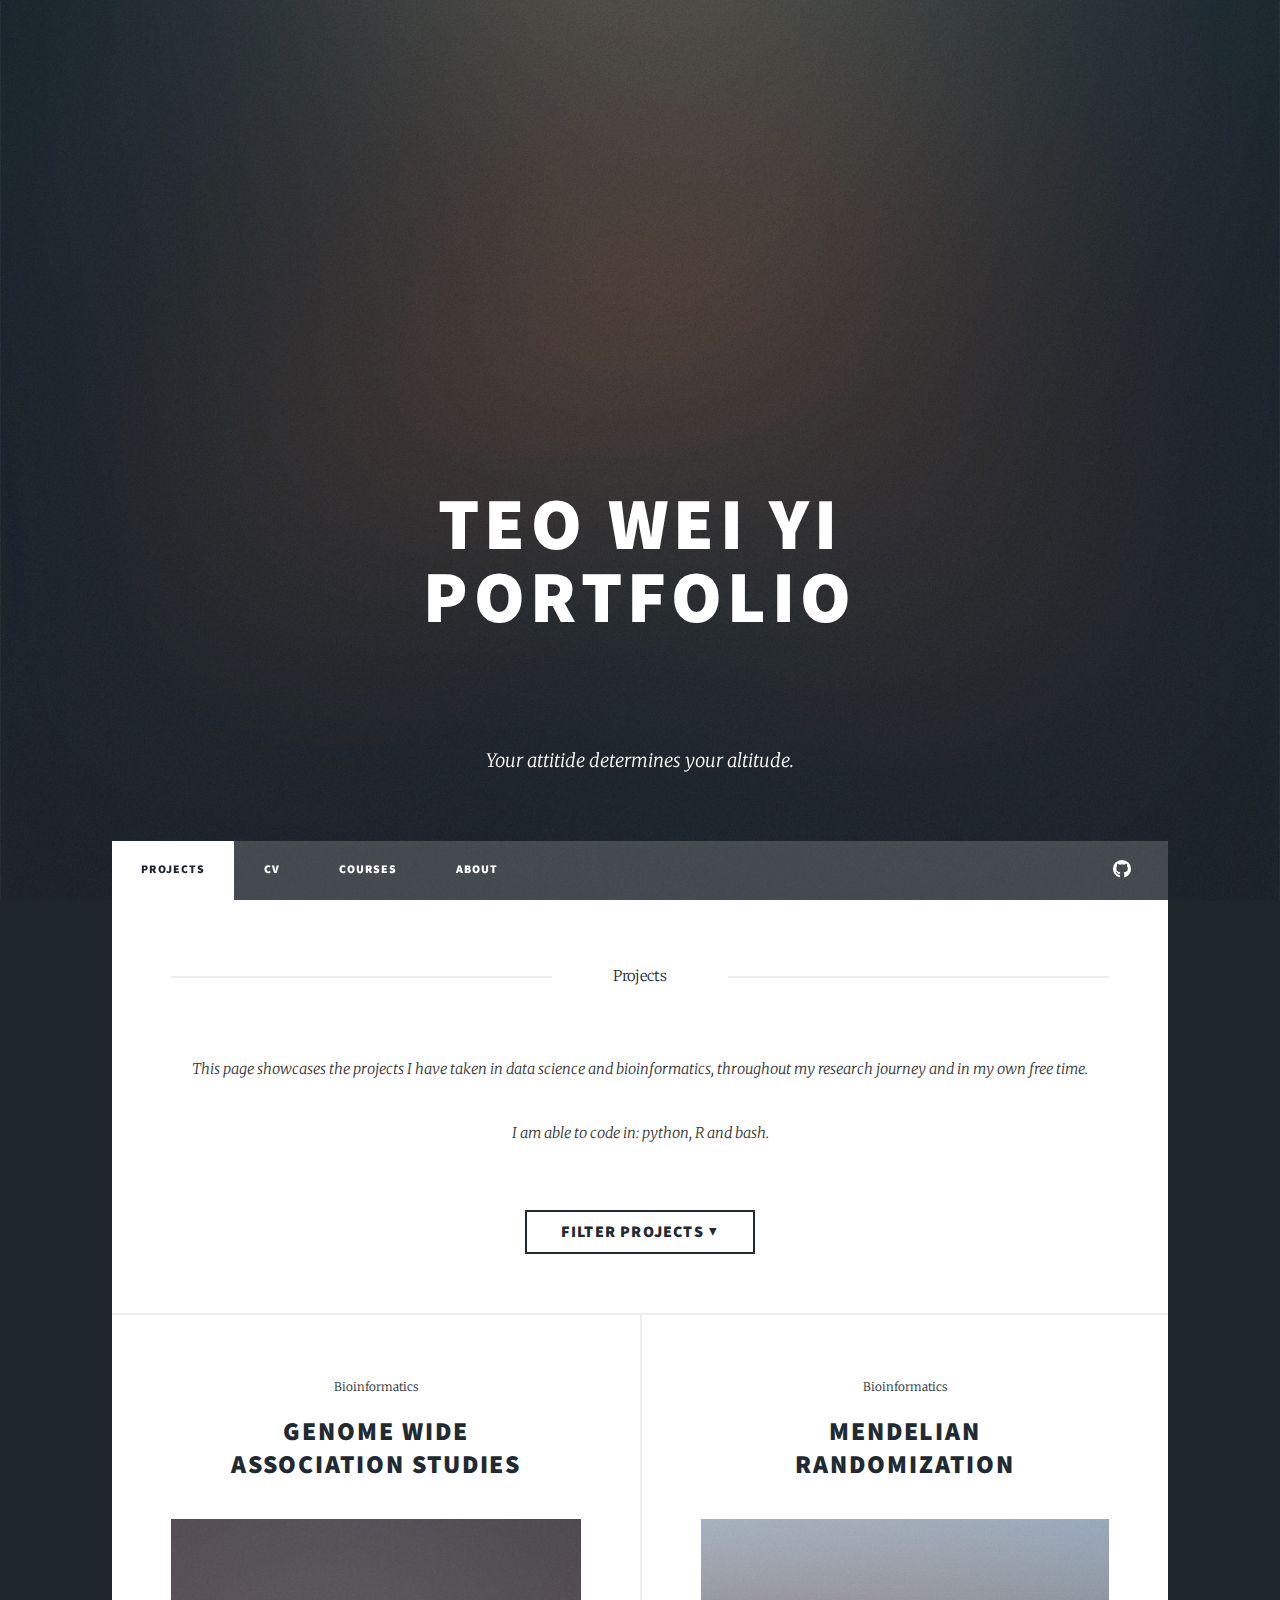
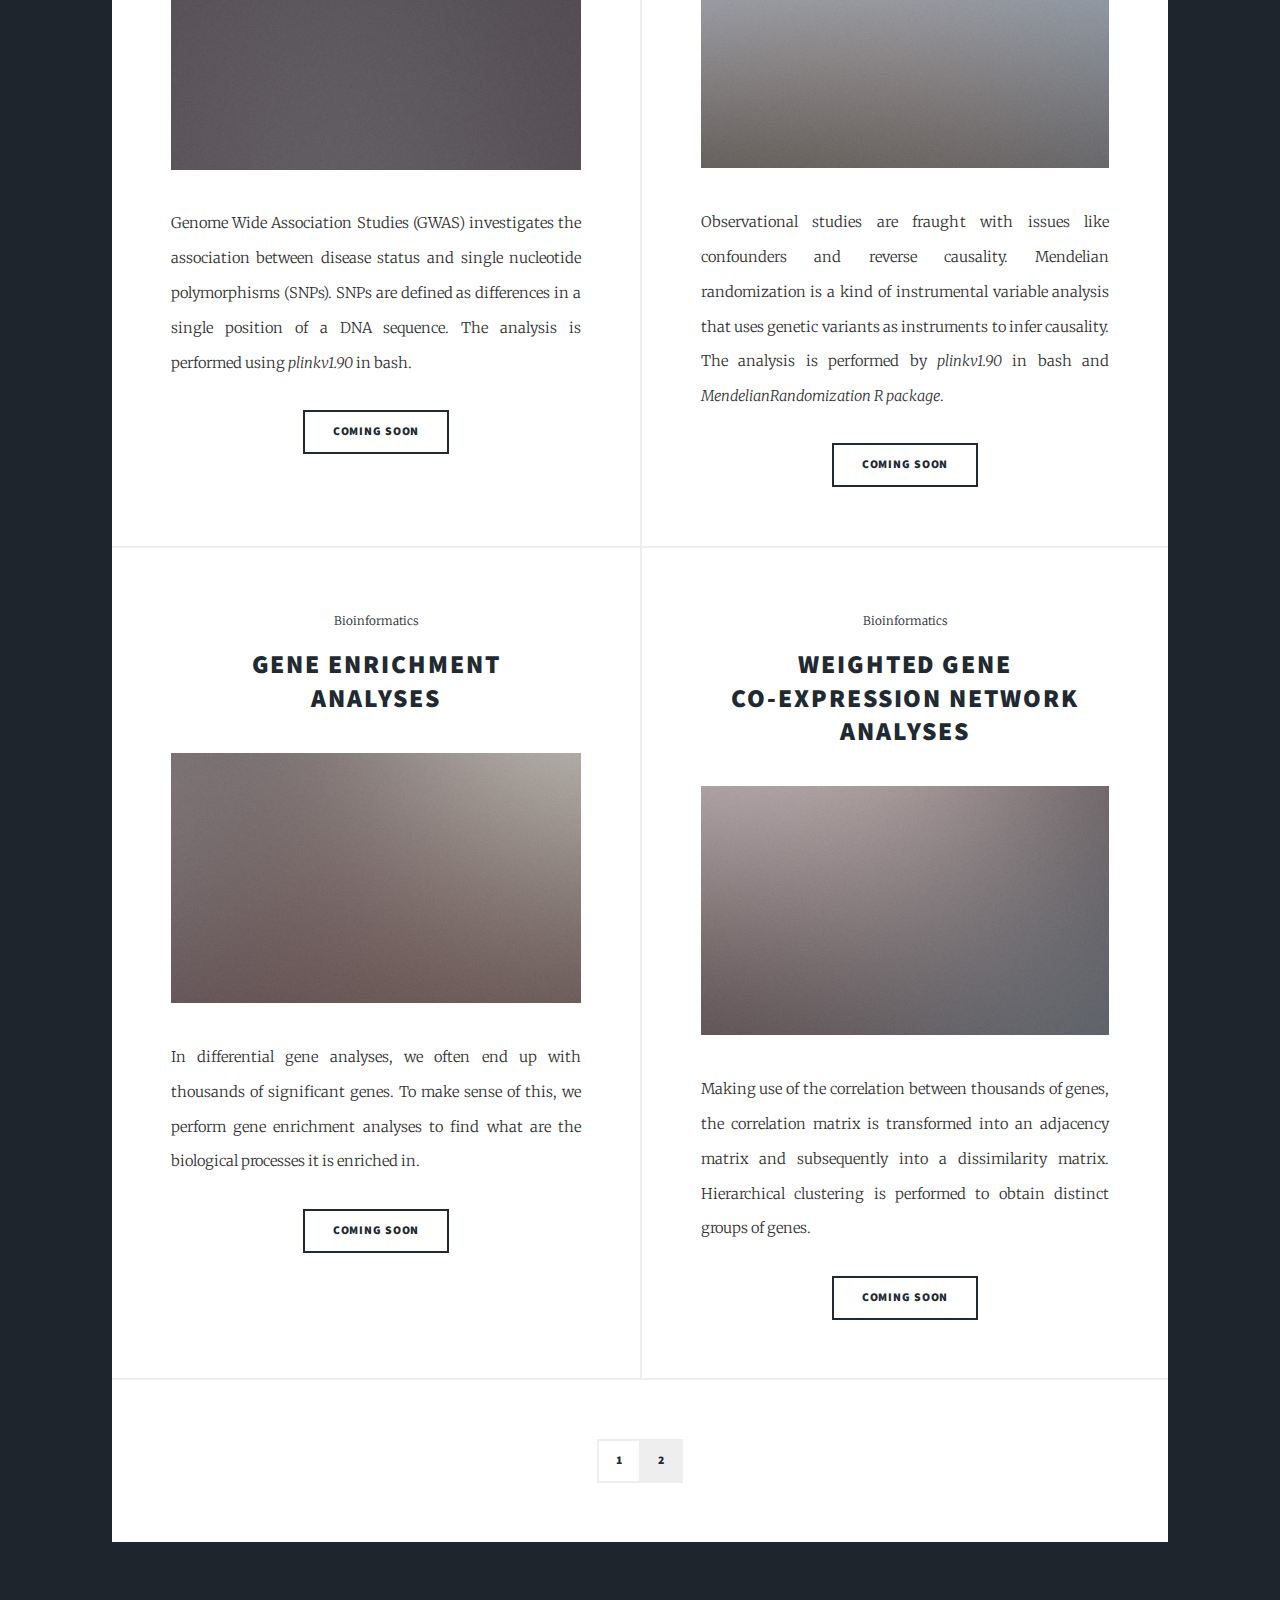
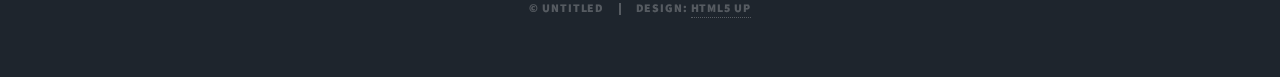
<file: index2.html>
<!DOCTYPE HTML>
<!--
	Massively by HTML5 UP
	html5up.net | @ajlkn
	Free for personal and commercial use under the CCA 3.0 license (html5up.net/license)
-->
<html>
	<head>
		<title>Teo Wei Yi Portfolio</title>
		<meta charset="utf-8" />
		<meta name="viewport" content="width=device-width, initial-scale=1, user-scalable=no" />
		<link rel="stylesheet" href="assets/css/main.css" />
		<noscript><link rel="stylesheet" href="assets/css/noscript.css" /></noscript>
	</head>
	<body class="is-preload">

		<!-- Wrapper -->
			<div id="wrapper" class="fade-in">

				<!-- Intro -->
					<div id="intro">
						<h1>Teo Wei Yi<br />
						Portfolio<br/>
					</h1>
						<p style ='color: white'>Your attitide determines your altitude.</p>
					</div>

				<!-- Nav -->
					<nav id="nav">
						<ul class="links">
							<li class="active"><a href="index.html">Projects</a></li>
							<li><a href="cv.html">CV</a></li>
							<li><a href="course.html">Courses</a></li>
							<li><a href="pubs.html">About</a></li>
						</ul>
						<ul class="icons">
							<li><a href="#" class="icon brands fa-github"><span class="label">GitHub</span></a></li>
						</ul>
					</nav>

				<!-- Main -->
					<div id="main">

						<!-- Featured Post -->
							<article class="post featured">
								<header class="major">
									<span class="date">Projects</span>
									<p>This page showcases the projects I have taken in data science and bioinformatics, throughout my research journey and in my own free time. </p>
									<p>I am able to code in: python, R and bash.</p>
									<!-- <p style="font-size:10px; ">Note: Results obtained using the various bioinformatics methods were (to be) published in scientific journals. The data used below are publicly available data, not the actual data used in these publications.</p> -->
								</header>
								<div class="dropdown">
									<button onclick="myFunction()" class="dropbtn">Filter Projects &#9660;</button>
									<div id="myDropdown" class="dropdown-content">
									  <a href="index.html">All</a>
									  <a href="ds.html">Data Science</a>
									  <a href="bioinfo.html">Bioinformatics</a>
									</div>
								  </div>
							</article>
							
						<!-- Posts -->
							<section class="posts">
								<article>
									<header>
										<span class="date">Bioinformatics</span>
										<h2><span>Genome Wide <br />
											Association Studies</span></h2>
									</header>
									<span class="image fit"><img src="images/pic04.jpg" alt="" /></span>
									<p>Genome Wide Association Studies (GWAS) investigates the association between disease status and single nucleotide polymorphisms (SNPs). SNPs are defined as differences in a single position of a DNA sequence. The analysis is performed using <i>plinkv1.90</i> in bash.</p>
									<ul class="actions special">
										<li><span class="button">Coming Soon</span></li>
									</ul>
								</article>
								<article>
									<header>
										<span class="date">Bioinformatics</span>
										<h2><span href="#">Mendelian <br />
											Randomization</span></h2>
									</header>
									<span class="image fit"><img src="images/pic05.jpg" alt="" /></span>
									<p>Observational studies are fraught with issues like confounders and reverse causality. Mendelian randomization is a kind of instrumental variable analysis that uses genetic variants as instruments to infer causality. The analysis is performed by <i>plinkv1.90</i> in bash and <i>MendelianRandomization R package</i>.</p>
									<ul class="actions special">
										<li><span class="button">Coming Soon</span></li>
									</ul>
								</article>
								<article>
									<header>
										<span class="date">Bioinformatics</span>
										<h2><span>Gene enrichment<br />
										analyses</span></h2>
									</header>
									<span class="image fit"><img src="images/pic06.jpg" alt="" /></span>
									<p>In differential gene analyses, we often end up with thousands of significant genes. To make sense of this, we perform gene enrichment analyses to find what are the biological processes it is enriched in.</p>
									<ul class="actions special">
										<li><span class="button">Coming Soon</span></li>
									</ul>
								</article>
								<article>
									<header>
										<span class="date">Bioinformatics</span>
										<h2><span>Weighted gene<br />
										co-expression network analyses</span></h2>
									</header>
									<span class="image fit"><img src="images/pic07.jpg" alt="" /></span>
									<p>Making use of the correlation between thousands of genes, the correlation matrix is transformed into an adjacency matrix and subsequently into a dissimilarity matrix. Hierarchical clustering is performed to obtain distinct groups of genes.</p>
									<ul class="actions special">
										<li><span class="button">Coming Soon</span></li>
									</ul>
								</article>
							</section>

						<!-- Footer -->
							<footer>
								<div class="pagination">
									<!--<a href="#" class="previous">Prev</a>-->
									<a href="index.html" class="page">1</a>
									<a href="#" class="page active">2</a>
								</div>
							</footer>

					</div>

				<!-- Copyright -->
					<div id="copyright">
						<ul><li>&copy; Untitled</li><li>Design: <a href="https://html5up.net">HTML5 UP</a></li></ul>
					</div>

			</div>

		<!-- Scripts -->
			<script src="assets/js/jquery.min.js"></script>
			<script src="assets/js/jquery.scrollex.min.js"></script>
			<script src="assets/js/jquery.scrolly.min.js"></script>
			<script src="assets/js/browser.min.js"></script>
			<script src="assets/js/breakpoints.min.js"></script>
			<script src="assets/js/util.js"></script>
			<script src="assets/js/main.js"></script>

	</body>
</html>
</file>
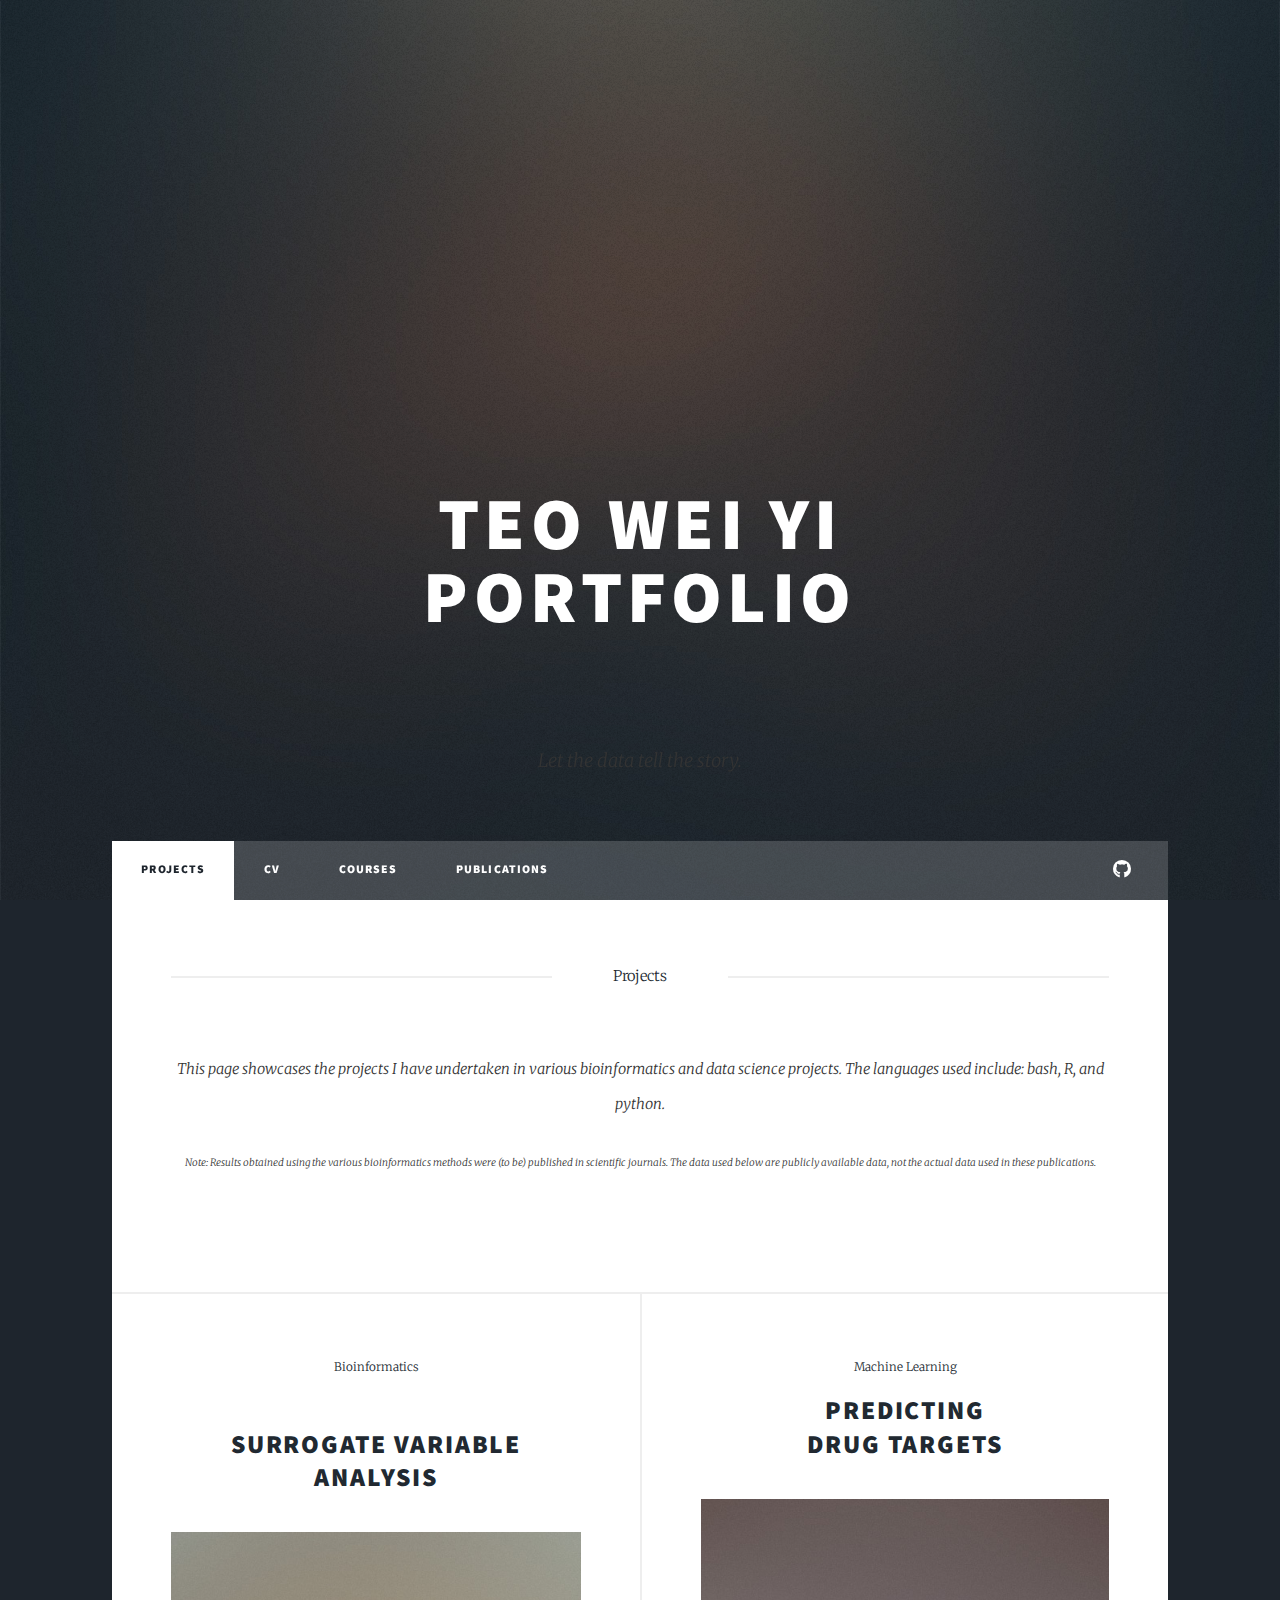
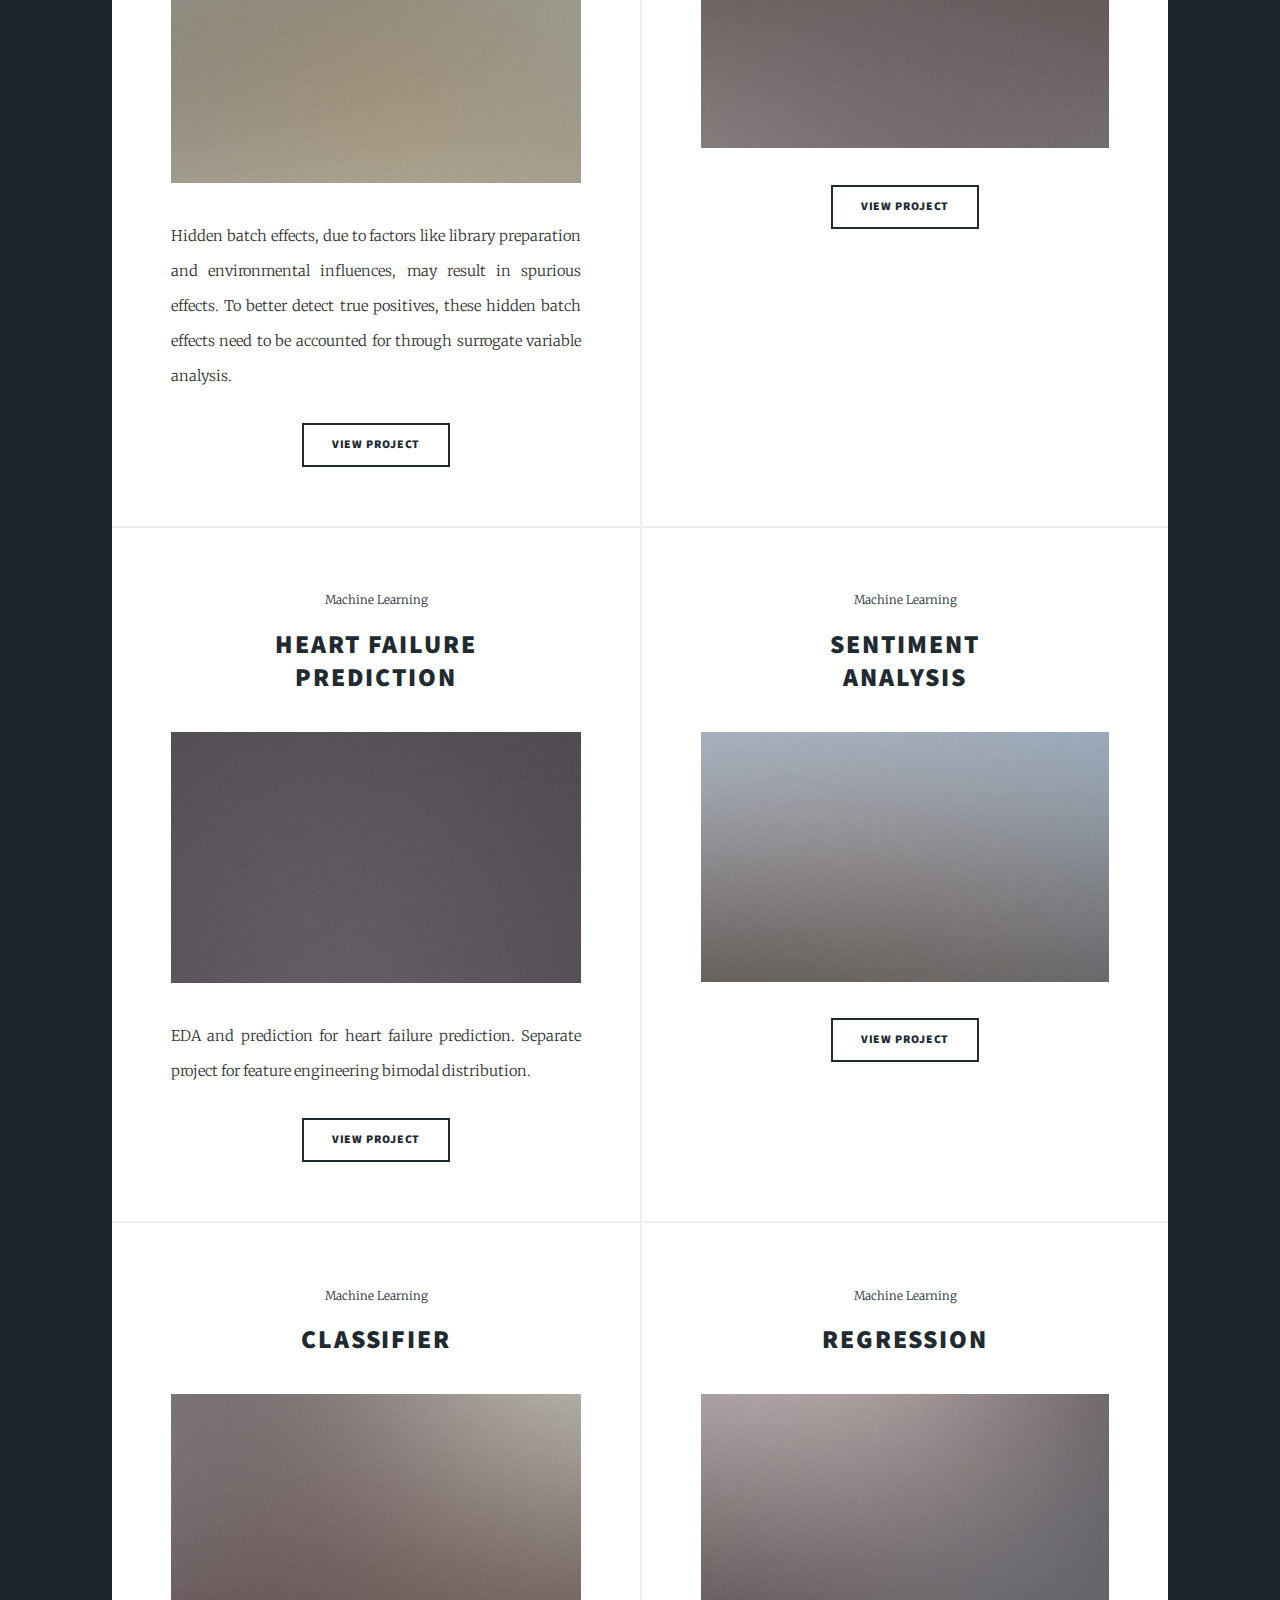
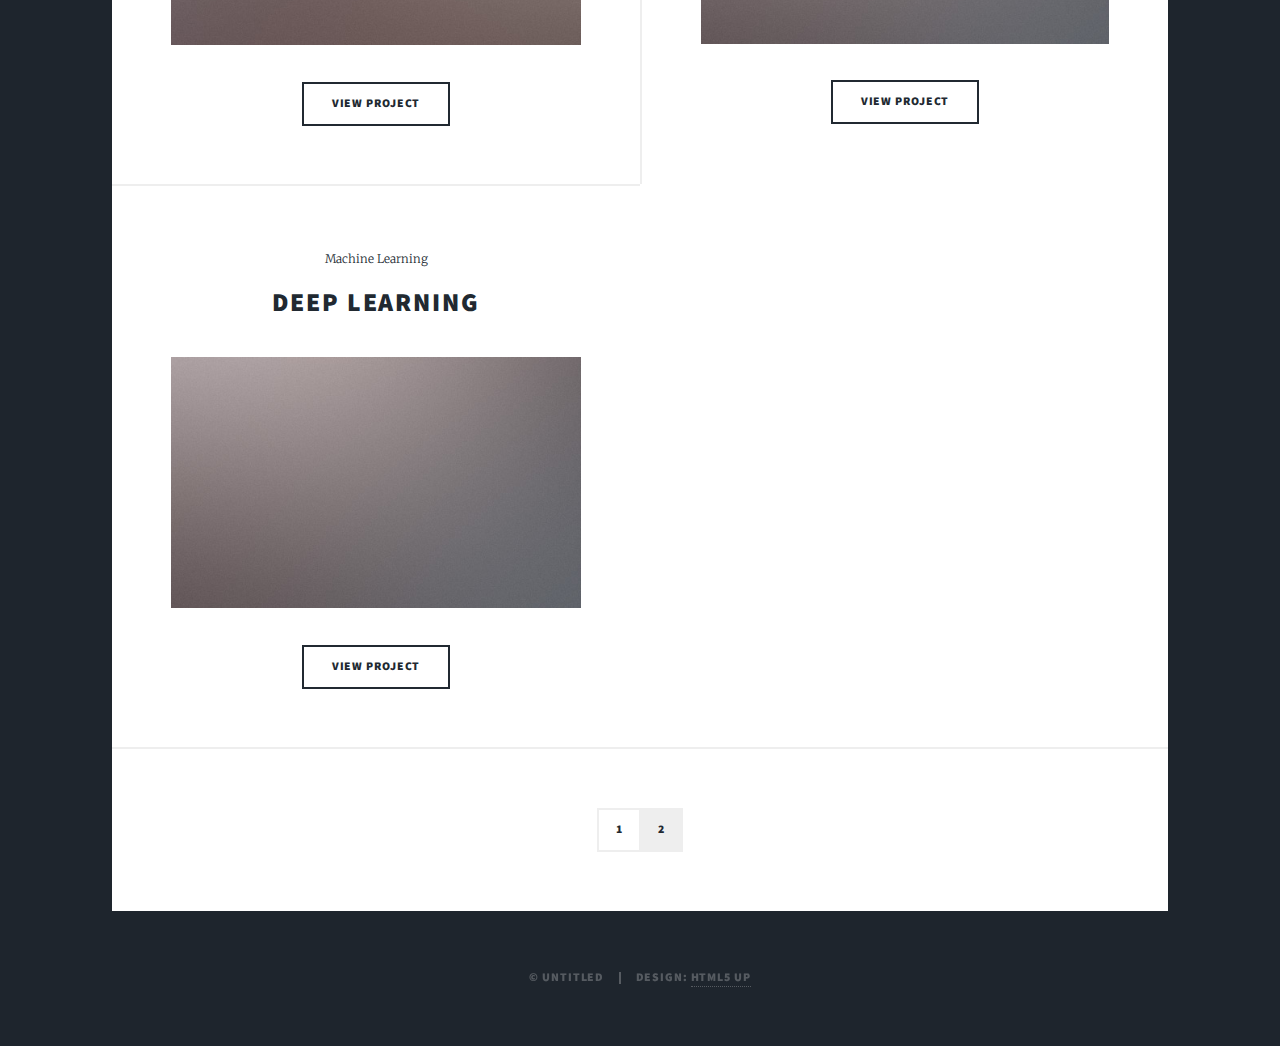
<file: index2_old.html>
<!DOCTYPE HTML>
<!--
	Massively by HTML5 UP
	html5up.net | @ajlkn
	Free for personal and commercial use under the CCA 3.0 license (html5up.net/license)
-->
<html>
	<head>
		<title>Teo Wei Yi Portfolio</title>
		<meta charset="utf-8" />
		<meta name="viewport" content="width=device-width, initial-scale=1, user-scalable=no" />
		<link rel="stylesheet" href="assets/css/main.css" />
		<noscript><link rel="stylesheet" href="assets/css/noscript.css" /></noscript>
	</head>
	<body class="is-preload">
		
		<!-- Wrapper -->
			<div id="wrapper" class="fade-in">

				<!-- Intro -->
					<div id="intro">
						<h1>Teo Wei Yi<br />
						Portfolio</h1>
						<p>Let the data tell the story.</p>
					</div>

				<!-- Nav -->
					<nav id="nav">
						<ul class="links">
							<li class="active"><a href="index2.html">Projects</a></li>
							<li><a href="cv.html">CV</a></li>
							<li><a href="course.html">Courses</a></li>
							<li><a href="#">Publications</a></li>
						</ul>
						<ul class="icons">
							<li><a href="#" class="icon brands fa-github"><span class="label">GitHub</span></a></li>
						</ul>
					</nav>

				<!-- Main -->
					<div id="main">

						<!-- Featured Post -->
							<article class="post featured">
								<header class="major">
									<span class="date">Projects</span>
									<p>This page showcases the projects I have undertaken in various bioinformatics and data science projects. The languages used include: bash, R, and python.</p>
									<p style="font-size:10px; ">Note: Results obtained using the various bioinformatics methods were (to be) published in scientific journals. The data used below are publicly available data, not the actual data used in these publications.</p>
								</header>
							</article>

						<!-- Posts -->
							<section class="posts">
								<article>
									<header>
										<span class="date">Bioinformatics</span>
										<h2><a href=#><br />Surrogate Variable Analysis</a></h2>
									</header>
									<a href=# class="image fit"><img src="images/pic02.jpg" alt="" /></a>
									<p>Hidden batch effects, due to factors like library preparation and environmental influences, may result in spurious effects. To better detect true positives, these hidden batch effects need to be accounted for through surrogate variable analysis.</p>
									<ul class="actions special">
										<li><a href=# class="button">View Project</a></li>
									</ul>
								</article>
								<article>
									<header>
										<span class="date">Machine Learning</span>
										<h2><a href="#">Predicting <br />Drug Targets</a></h2>
									</header>
									<a href="#" class="image fit"><img src="images/pic03.jpg" alt="" /></a>
									<p></p>
									<ul class="actions special">
										<li><a href="#" class="button">View Project</a></li>
									</ul>
								</article>
								<article>
									<header>
										<span class="date">Machine Learning</span>
										<h2><a href="#">Heart Failure<br />
											Prediction</a></h2>
									</header>
									<a href="#" class="image fit"><img src="images/pic04.jpg" alt="" /></a>
									<p>EDA and prediction for heart failure prediction. Separate project for feature engineering bimodal distribution.</p>
									<ul class="actions special">
										<li><a href="#" class="button">View Project</a></li>
									</ul>
								</article>
								<article>
									<header>
										<span class="date">Machine Learning</span>
										<h2><a href="#">Sentiment <br />
											Analysis</a></h2>
									</header>
									<a href="#" class="image fit"><img src="images/pic05.jpg" alt="" /></a>
									<p></p>
									<ul class="actions special">
										<li><a href="#" class="button">View Project</a></li>
									</ul>
								</article>
								<article>
									<header>
										<span class="date">Machine Learning</span>
										<h2><a href="#">Classifier<br />
										</a></h2>
									</header>
									<a href="#" class="image fit"><img src="images/pic06.jpg" alt="" /></a>
									<p></p>
									<ul class="actions special">
										<li><a href="#" class="button">View Project</a></li>
									</ul>
								</article>
								<article>
									<header>
										<span class="date">Machine Learning</span>
										<h2><a href="#">Regression<br />
										</a></h2>
									</header>
									<a href="#" class="image fit"><img src="images/pic07.jpg" alt="" /></a>
									<p></p>
									<ul class="actions special">
										<li><a href="#" class="button">View Project</a></li>
									</ul>
								</article>
								<article>
									<header>
										<span class="date">Machine Learning</span>
										<h2><a href="#">Deep Learning<br />
										</a></h2>
									</header>
									<a href="#" class="image fit"><img src="images/pic07.jpg" alt="" /></a>
									<p></p>
									<ul class="actions special">
										<li><a href="#" class="button">View Project</a></li>
									</ul>
								</article>
							</section>

						<!-- Footer -->
							<footer>
								<div class="pagination">
									<!--<a href="#" class="previous">Prev</a>-->
									<a href="index.html" class="page">1</a>
									<a href="index2.html" class="page active">2</a>

								</div>
							</footer>

					</div>

				<!-- Copyright -->
					<div id="copyright">
						<ul><li>&copy; Untitled</li><li>Design: <a href="https://html5up.net">HTML5 UP</a></li></ul>
					</div>

			</div>

		<!-- Scripts -->
			<script src="assets/js/jquery.min.js"></script>
			<script src="assets/js/jquery.scrollex.min.js"></script>
			<script src="assets/js/jquery.scrolly.min.js"></script>
			<script src="assets/js/browser.min.js"></script>
			<script src="assets/js/breakpoints.min.js"></script>
			<script src="assets/js/util.js"></script>
			<script src="assets/js/main.js"></script>

	</body>
</html>
</file>
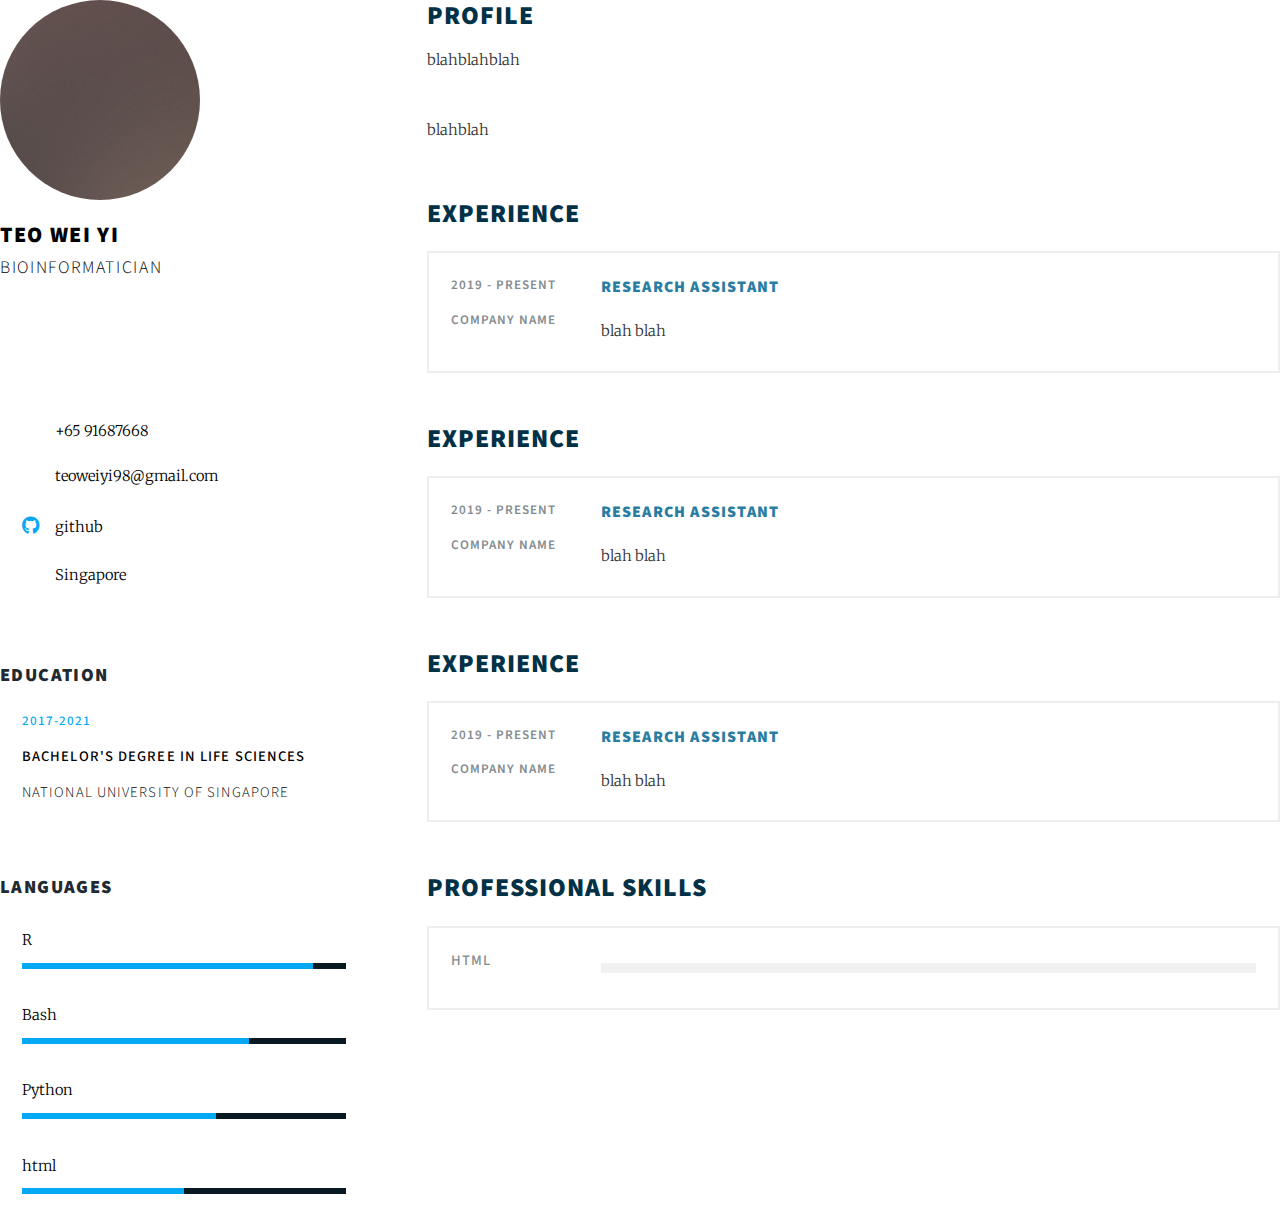
<file: old cv.html>
<!DOCTYPE HTML>
<!--
	Massively by HTML5 UP
	html5up.net | @ajlkn
	Free for personal and commercial use under the CCA 3.0 license (html5up.net/license)
-->
<html>
	<head>
		<title>Teo Wei Yi Portfolio</title>
		<meta charset="utf-8" />
		<meta name="viewport" content="width=device-width, initial-scale=1, user-scalable=no" />
		<link rel="stylesheet" href="assets/css/main.css" />
		<noscript><link rel="stylesheet" href="assets/css/noscript.css" /></noscript>

	</head>
	<body class="is-preload">
		<div class="container">
			<div class="left_side">
				<div class="profileText">
					<div class="imgBx">
						<img src="images/pic01.jpg">
					</div>
					<h2>Teo Wei Yi<br><span>Bioinformatician</span></h2>
				</div>

				<div class="contactInfo">
					<h3 class="title">Contact Info</h3>
					<ul>
						<li>
							<span class="icon"></span>
							<span class="text">+65 91687668</span>
						</li>
						<li>
							<span class="icon"></span>
							<span class="text">teoweiyi98@gmail.com</span>
						</li>

						<li>
							<span class="icon brands fa-github"></span>
							<span class="text">github <link rel="manifest" href="manifest.json"></span>
						</li>	
							
						
						<li>
							<span class="icon"></span>
							<span class="text">Singapore</span>
						</li>
					</ul>
				</div>

				<div class="contactInfo education">
					<h3 class="education">Education</h3>
					<ul>
						<li>
							<h5>2017-2021</h5>
							<h4>Bachelor's Degree in Life Sciences</h4>
							<h4>National University of Singapore</h4>
						</li>
				
					</ul>
				</div>

				<div class="contactInfo language">
					<h3 class="education">Languages</h3>
					<ul>
						<li>
							<span class="text">R</span>
							<span class="percent">
								<div style="width:90%;"></div>
							</span>
						</li>
				
					</ul>
					<ul>
						<li>
							<span class="text">Bash</span>
							<span class="percent">
								<div style="width:70%;"></div>
							</span>
						</li>
				
					</ul>
					<ul>
						<li>
							<span class="text">Python</span>
							<span class="percent">
								<div style="width:60%;"></div>
							</span>
						</li>
				
					</ul>
					<ul>
						<li>
							<span class="text">html</span>
							<span class="percent">
								<div style="width:50%;"></div>
							</span>
						</li>
				
					</ul>
				</div>
			</div>
				
				
			<div class="right_side">
				<div class="about">
					<h2 class="title2">Profile</h2>
					<p>blahblahblah<br><br>blahblah</p>
				</div>

				<div class="about">
					<h2 class="title2">Experience</h2>
					<div class="box">
						<div class="year_company">
							<h5>2019 - Present</h5>
							<h5>Company Name</h5>
						</div>
						<div class="text">
							<h4>Research Assistant</h4>
							<p>blah blah</p>
						</div>
					</div>
				</div>

				<div class="about">
					<h2 class="title2">Experience</h2>
					<div class="box">
						<div class="year_company">
							<h5>2019 - Present</h5>
							<h5>Company Name</h5>
						</div>
						<div class="text">
							<h4>Research Assistant</h4>
							<p>blah blah</p>
						</div>
					</div>
				</div>

				<div class="about">
					<h2 class="title2">Experience</h2>
					<div class="box">
						<div class="year_company">
							<h5>2019 - Present</h5>
							<h5>Company Name</h5>
						</div>
						<div class="text">
							<h4>Research Assistant</h4>
							<p>blah blah</p>
						</div>
					</div>
				</div>

				<div class="about skills">
					<h2 class="title2">Professional Skills</h2>
					<div class="box">
							<h4>html</h4>
							<div class="percent">
								<div style="width:95%;"></div>
							</div>	
					</div>
				</div>


			</div>
		</div>
	</div>


		<!-- Scripts -->
			<script src="assets/js/jquery.min.js"></script>
			<script src="assets/js/jquery.scrollex.min.js"></script>
			<script src="assets/js/jquery.scrolly.min.js"></script>
			<script src="assets/js/browser.min.js"></script>
			<script src="assets/js/breakpoints.min.js"></script>
			<script src="assets/js/util.js"></script>
			<script src="assets/js/main.js"></script>

	</body>
</html>
</file>
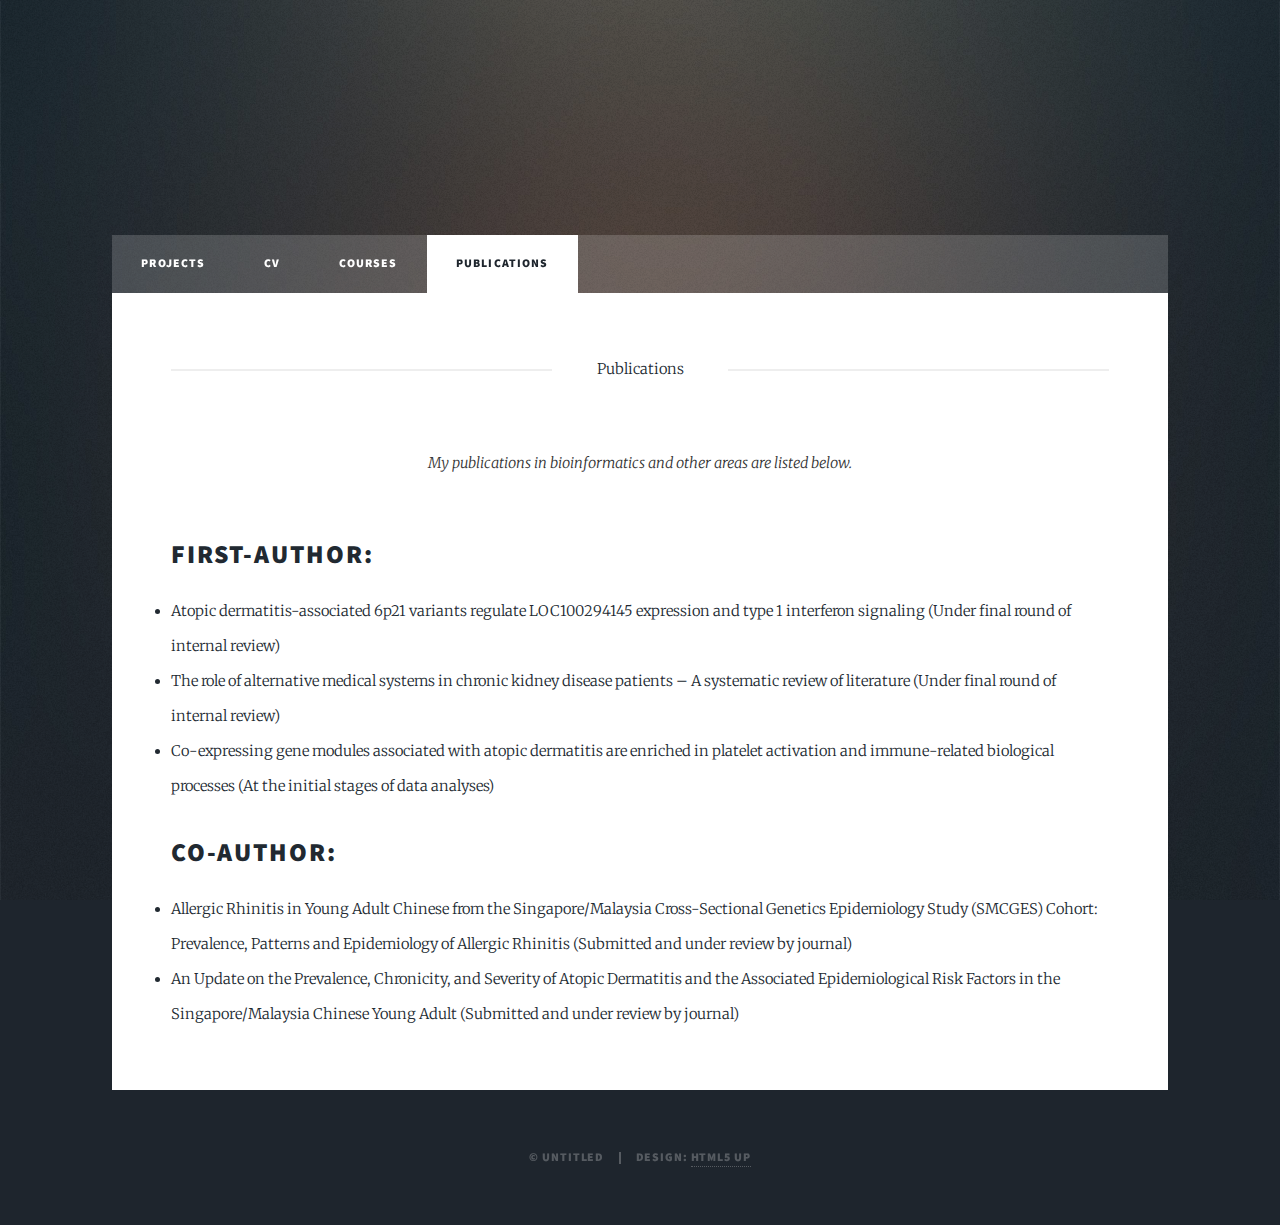
<file: pubs.html>
<!DOCTYPE HTML>
<!--
	Massively by HTML5 UP
	html5up.net | @ajlkn
	Free for personal and commercial use under the CCA 3.0 license (html5up.net/license)
-->
<html>
	<head>
		<title>Teo Wei Yi Portfolio</title>
		<meta charset="utf-8" />
		<meta name="viewport" content="width=device-width, initial-scale=1, user-scalable=no" />
		<link rel="stylesheet" href="assets/css/main.css" />
		<noscript><link rel="stylesheet" href="assets/css/noscript.css" /></noscript>
	</head>
	<body class="is-preload">

		<!-- Wrapper -->
			<div id="wrapper">

				<!-- Header -->
					<header id="header">
					</header>

				<!-- Nav -->
					<nav id="nav">
						<ul class="links">
							<li><a href="index.html">Projects</a></li>
							<li><a href="cv.html">CV</a></li>
							<li><a href="course.html">Courses</a></li>
							<li class="active"><a href="pubs.html">Publications</a></li>
						</ul>
						<!--
						<ul class="icons">
							<li><a href="#" class="icon brands fa-twitter"><span class="label">Twitter</span></a></li>
							<li><a href="#" class="icon brands fa-facebook-f"><span class="label">Facebook</span></a></li>
							<li><a href="#" class="icon brands fa-instagram"><span class="label">Instagram</span></a></li>
							<li><a href="#" class="icon brands fa-github"><span class="label">GitHub</span></a></li>
						</ul>
						-->
					</nav>

				<!-- Main -->
					<div id="main">

						<!-- Post -->
							<section class="post">
								<header class="major">
									<span class="date">Publications</span>
									<p>My publications in bioinformatics and other areas are listed below.</p>
								</header>

								<h2>First-Author:</h2>
								<li>Atopic dermatitis-associated 6p21 variants regulate LOC100294145 expression and type 1 interferon signaling (Under final round of internal review)</li>
								<li>The role of alternative medical systems in chronic kidney disease patients – A systematic review of literature (Under final round of internal review)</li>
								<li>Co-expressing gene modules associated with atopic dermatitis are enriched in platelet activation and immune-related biological processes (At the initial stages of data analyses)</li>
								<h2><br>Co-Author:</h2>
								<li>Allergic Rhinitis in Young Adult Chinese from the Singapore/Malaysia Cross-Sectional Genetics Epidemiology Study (SMCGES) Cohort: Prevalence, Patterns and Epidemiology of Allergic Rhinitis (Submitted and under review by journal)</li>
								<li>An Update on the Prevalence, Chronicity, and Severity of Atopic Dermatitis and the Associated Epidemiological Risk Factors in the Singapore/Malaysia Chinese Young Adult (Submitted and under review by journal)</li>
								
							</section>

					</div>

				

				<!-- Copyright -->
					<div id="copyright">
						<ul><li>&copy; Untitled</li><li>Design: <a href="https://html5up.net">HTML5 UP</a></li></ul>
					</div>

			</div>

		<!-- Scripts -->
			<script src="assets/js/jquery.min.js"></script>
			<script src="assets/js/jquery.scrollex.min.js"></script>
			<script src="assets/js/jquery.scrolly.min.js"></script>
			<script src="assets/js/browser.min.js"></script>
			<script src="assets/js/breakpoints.min.js"></script>
			<script src="assets/js/util.js"></script>
			<script src="assets/js/main.js"></script>

	</body>
</html>
</file>
<file: assets/css/main.css>
@import url(fontawesome-all.min.css);
@import url("https://fonts.googleapis.com/css?family=Merriweather:300,700,300italic,700italic|Source+Sans+Pro:900");

/*
	Massively by HTML5 UP
	html5up.net | @ajlkn
	Free for personal and commercial use under the CCA 3.0 license (html5up.net/license)
*/

html, body, div, span, applet, object,
iframe, h1, h2, h3, h4, h5, h6, p, blockquote,
pre, a, abbr, acronym, address, big, cite,
code, del, dfn, em, img, ins, kbd, q, s, samp,
small, strike, strong, sub, sup, tt, var, b,
u, i, center, dl, dt, dd, ol, ul, li, fieldset,
form, label, legend, table, caption, tbody,
tfoot, thead, tr, th, td, article, aside,
canvas, details, embed, figure, figcaption,
footer, header, hgroup, menu, nav, output, ruby,
section, summary, time, mark, audio, video {
	margin: 0;
	padding: 0;
	border: 0;
	font-size: 100%;
	font: inherit;
	vertical-align: baseline;}

article, aside, details, figcaption, figure,
footer, header, hgroup, menu, nav, section {
	display: block;}

body {
	line-height: 1;
}

ol, ul {
	list-style: none;
}

blockquote, q {
	quotes: none;
}

	blockquote:before, blockquote:after, q:before, q:after {
		content: '';
		content: none;
	}

table {
	border-collapse: collapse;
	border-spacing: 0;
}

body {
	-webkit-text-size-adjust: none;
}

mark {
	background-color: transparent;
	color: inherit;
}

input::-moz-focus-inner {
	border: 0;
	padding: 0;
}

input, select, textarea {
	-moz-appearance: none;
	-webkit-appearance: none;
	-ms-appearance: none;
	appearance: none;
}

/* Basic */

	@-ms-viewport {
		width: device-width;
	}

	body {
		-ms-overflow-style: scrollbar;
	}

	@media screen and (max-width: 480px) {

		html, body {
			min-width: 320px;
		}

	}

	html {
		box-sizing: border-box;
	}

	*, *:before, *:after {
		box-sizing: inherit;
	}

	body {
		background-color: #1e252d;
	}

		body.is-preload *, body.is-preload *:before, body.is-preload *:after {
			-moz-animation: none !important;
			-webkit-animation: none !important;
			-ms-animation: none !important;
			animation: none !important;
			-moz-transition: none !important;
			-webkit-transition: none !important;
			-ms-transition: none !important;
			transition: none !important;
		}

/* Type */

	html {
		font-size: 16pt;
	}

		@media screen and (max-width: 1680px) {

			html {
				font-size: 12pt;
			}

		}

		@media screen and (max-width: 1280px) {

			html {
				font-size: 11pt;
			}

		}

		@media screen and (max-width: 360px) {

			html {
				font-size: 10pt;
			}

		}

	body {
		color: #212931;
	}

	body, input, select, textarea {
		font-family: "Merriweather", Georgia, serif;
		font-weight: 300;
		font-size: 1rem;
		line-height: 2.375;
	}

	a {
		-moz-transition: color 0.2s ease-in-out, background-color 0.2s ease-in-out, border-color 0.2s ease-in-out, box-shadow 0.2s ease-in-out;
		-webkit-transition: color 0.2s ease-in-out, background-color 0.2s ease-in-out, border-color 0.2s ease-in-out, box-shadow 0.2s ease-in-out;
		-ms-transition: color 0.2s ease-in-out, background-color 0.2s ease-in-out, border-color 0.2s ease-in-out, box-shadow 0.2s ease-in-out;
		transition: color 0.2s ease-in-out, background-color 0.2s ease-in-out, border-color 0.2s ease-in-out, box-shadow 0.2s ease-in-out;
		border-bottom: dotted 1px;
		text-decoration: none;
	}

		a:hover {
			border-bottom-color: transparent;
		}

	strong, b {
		font-weight: 600;
	}

	em, i {
		font-style: italic;
	}

	p {
		text-align: justify;
		margin: 0 0 2rem 0;
	}

	h1, h2, h3, h4, h5, h6 {
		font-family: "Source Sans Pro", Helvetica, sans-serif;
		font-weight: 900;
		line-height: 1.5;
		letter-spacing: 0.075em;
		text-transform: uppercase;
		margin: 0 0 1rem 0;
	}

		h1 a, h2 a, h3 a, h4 a, h5 a, h6 a {
			border-bottom: 0;
			color: inherit;
			text-decoration: none;
		}

	h1 {
		font-size: 4rem;
		line-height: 1.1;
		margin: 0 0 2rem 0;
	}

	h2 {
		font-size: 1.75rem;
		line-height: 1.3;
		margin: 0 0 1.5rem 0;
	}

	h3 {
		font-size: 1.25rem;
		margin: 0 0 1.5rem 0;
	}

	h4 {
		font-size: 1rem;
	}

	h5 {
		font-size: 0.9rem;
	}

	h6 {
		font-size: 0.8rem;
	}

	sub {
		font-size: 0.8rem;
		position: relative;
		top: 0.5rem;
	}

	sup {
		font-size: 0.8rem;
		position: relative;
		top: -0.5rem;
	}

	blockquote {
		border-left: solid 4px;
		font-style: italic;
		margin: 0 0 2rem 0;
		padding: 0.5rem 0 0.5rem 2rem;
	}

	code {
		border: solid 2px;
		font-family: "Courier New", monospace;
		font-size: 0.9rem;
		margin: 0 0.25rem;
		padding: 0.25rem 0.65rem;
	}

	pre {
		-webkit-overflow-scrolling: touch;
		font-family: "Courier New", monospace;
		font-size: 0.9rem;
		margin: 0 0 2rem 0;
	}

		pre code {
			display: block;
			line-height: 1.75;
			padding: 1rem 1.5rem;
			overflow-x: auto;
		}

	hr {
		border: 0;
		border-bottom: solid 2px;
		margin: 3rem 0;
	}

		hr.major {
			margin: 5rem 0;
		}

	.align-left {
		text-align: left;
	}

	.align-center {
		text-align: center;
	}

	.align-right {
		text-align: right;
	}

	input, select, textarea {
		color: #212931;
	}

	a {
		color: #212931;
		border-bottom-color: rgba(33, 41, 49, 0.5);
	}

		a:hover {
			border-bottom-color: transparent;
			color: #18bfef !important;
		}

	strong, b {
		color: #212931;
	}

	h1, h2, h3, h4, h5, h6 {
		color: #212931;
	}

	blockquote {
		border-left-color: #eeeeee;
	}

	code {
		background: rgba(220, 220, 220, 0.25);
		border-color: #eeeeee;
	}

	hr {
		border-bottom-color: #eeeeee;
	}

/* Row */

	.row {
		display: flex;
		flex-wrap: wrap;
		box-sizing: border-box;
		align-items: stretch;
	}

		.row > * {
			box-sizing: border-box;
		}

		.row.gtr-uniform > * > :last-child {
			margin-bottom: 0;
		}

		.row.aln-left {
			justify-content: flex-start;
		}

		.row.aln-center {
			justify-content: center;
		}

		.row.aln-right {
			justify-content: flex-end;
		}

		.row.aln-top {
			align-items: flex-start;
		}

		.row.aln-middle {
			align-items: center;
		}

		.row.aln-bottom {
			align-items: flex-end;
		}

		.row > .imp {
			order: -1;
		}

		.row > .col-1 {
			width: 8.33333%;
		}

		.row > .off-1 {
			margin-left: 8.33333%;
		}

		.row > .col-2 {
			width: 16.66667%;
		}

		.row > .off-2 {
			margin-left: 16.66667%;
		}

		.row > .col-3 {
			width: 25%;
		}

		.row > .off-3 {
			margin-left: 25%;
		}

		.row > .col-4 {
			width: 33.33333%;
		}

		.row > .off-4 {
			margin-left: 33.33333%;
		}

		.row > .col-5 {
			width: 41.66667%;
		}

		.row > .off-5 {
			margin-left: 41.66667%;
		}

		.row > .col-6 {
			width: 50%;
		}

		.row > .off-6 {
			margin-left: 50%;
		}

		.row > .col-7 {
			width: 58.33333%;
		}

		.row > .off-7 {
			margin-left: 58.33333%;
		}

		.row > .col-8 {
			width: 66.66667%;
		}

		.row > .off-8 {
			margin-left: 66.66667%;
		}

		.row > .col-9 {
			width: 75%;
		}

		.row > .off-9 {
			margin-left: 75%;
		}

		.row > .col-10 {
			width: 83.33333%;
		}

		.row > .off-10 {
			margin-left: 83.33333%;
		}

		.row > .col-11 {
			width: 91.66667%;
		}

		.row > .off-11 {
			margin-left: 91.66667%;
		}

		.row > .col-12 {
			width: 100%;
		}

		.row > .off-12 {
			margin-left: 100%;
		}

		.row.gtr-0 {
			margin-top: 0;
			margin-left: 0rem;
		}

			.row.gtr-0 > * {
				padding: 0 0 0 0rem;
			}

			.row.gtr-0.gtr-uniform {
				margin-top: 0rem;
			}

				.row.gtr-0.gtr-uniform > * {
					padding-top: 0rem;
				}

		.row.gtr-25 {
			margin-top: 0;
			margin-left: -0.375rem;
		}

			.row.gtr-25 > * {
				padding: 0 0 0 0.375rem;
			}

			.row.gtr-25.gtr-uniform {
				margin-top: -0.375rem;
			}

				.row.gtr-25.gtr-uniform > * {
					padding-top: 0.375rem;
				}

		.row.gtr-50 {
			margin-top: 0;
			margin-left: -0.75rem;
		}

			.row.gtr-50 > * {
				padding: 0 0 0 0.75rem;
			}

			.row.gtr-50.gtr-uniform {
				margin-top: -0.75rem;
			}

				.row.gtr-50.gtr-uniform > * {
					padding-top: 0.75rem;
				}

		.row {
			margin-top: 0;
			margin-left: -1.5rem;
		}

			.row > * {
				padding: 0 0 0 1.5rem;
			}

			.row.gtr-uniform {
				margin-top: -1.5rem;
			}

				.row.gtr-uniform > * {
					padding-top: 1.5rem;
				}

		.row.gtr-150 {
			margin-top: 0;
			margin-left: -2.25rem;
		}

			.row.gtr-150 > * {
				padding: 0 0 0 2.25rem;
			}

			.row.gtr-150.gtr-uniform {
				margin-top: -2.25rem;
			}

				.row.gtr-150.gtr-uniform > * {
					padding-top: 2.25rem;
				}

		.row.gtr-200 {
			margin-top: 0;
			margin-left: -3rem;
		}

			.row.gtr-200 > * {
				padding: 0 0 0 3rem;
			}

			.row.gtr-200.gtr-uniform {
				margin-top: -3rem;
			}

				.row.gtr-200.gtr-uniform > * {
					padding-top: 3rem;
				}

		@media screen and (max-width: 1680px) {

			.row {
				display: flex;
				flex-wrap: wrap;
				box-sizing: border-box;
				align-items: stretch;
			}

				.row > * {
					box-sizing: border-box;
				}

				.row.gtr-uniform > * > :last-child {
					margin-bottom: 0;
				}

				.row.aln-left {
					justify-content: flex-start;
				}

				.row.aln-center {
					justify-content: center;
				}

				.row.aln-right {
					justify-content: flex-end;
				}

				.row.aln-top {
					align-items: flex-start;
				}

				.row.aln-middle {
					align-items: center;
				}

				.row.aln-bottom {
					align-items: flex-end;
				}

				.row > .imp-xlarge {
					order: -1;
				}

				.row > .col-1-xlarge {
					width: 8.33333%;
				}

				.row > .off-1-xlarge {
					margin-left: 8.33333%;
				}

				.row > .col-2-xlarge {
					width: 16.66667%;
				}

				.row > .off-2-xlarge {
					margin-left: 16.66667%;
				}

				.row > .col-3-xlarge {
					width: 25%;
				}

				.row > .off-3-xlarge {
					margin-left: 25%;
				}

				.row > .col-4-xlarge {
					width: 33.33333%;
				}

				.row > .off-4-xlarge {
					margin-left: 33.33333%;
				}

				.row > .col-5-xlarge {
					width: 41.66667%;
				}

				.row > .off-5-xlarge {
					margin-left: 41.66667%;
				}

				.row > .col-6-xlarge {
					width: 50%;
				}

				.row > .off-6-xlarge {
					margin-left: 50%;
				}

				.row > .col-7-xlarge {
					width: 58.33333%;
				}

				.row > .off-7-xlarge {
					margin-left: 58.33333%;
				}

				.row > .col-8-xlarge {
					width: 66.66667%;
				}

				.row > .off-8-xlarge {
					margin-left: 66.66667%;
				}

				.row > .col-9-xlarge {
					width: 75%;
				}

				.row > .off-9-xlarge {
					margin-left: 75%;
				}

				.row > .col-10-xlarge {
					width: 83.33333%;
				}

				.row > .off-10-xlarge {
					margin-left: 83.33333%;
				}

				.row > .col-11-xlarge {
					width: 91.66667%;
				}

				.row > .off-11-xlarge {
					margin-left: 91.66667%;
				}

				.row > .col-12-xlarge {
					width: 100%;
				}

				.row > .off-12-xlarge {
					margin-left: 100%;
				}

				.row.gtr-0 {
					margin-top: 0;
					margin-left: 0rem;
				}

					.row.gtr-0 > * {
						padding: 0 0 0 0rem;
					}

					.row.gtr-0.gtr-uniform {
						margin-top: 0rem;
					}

						.row.gtr-0.gtr-uniform > * {
							padding-top: 0rem;
						}

				.row.gtr-25 {
					margin-top: 0;
					margin-left: -0.375rem;
				}

					.row.gtr-25 > * {
						padding: 0 0 0 0.375rem;
					}

					.row.gtr-25.gtr-uniform {
						margin-top: -0.375rem;
					}

						.row.gtr-25.gtr-uniform > * {
							padding-top: 0.375rem;
						}

				.row.gtr-50 {
					margin-top: 0;
					margin-left: -0.75rem;
				}

					.row.gtr-50 > * {
						padding: 0 0 0 0.75rem;
					}

					.row.gtr-50.gtr-uniform {
						margin-top: -0.75rem;
					}

						.row.gtr-50.gtr-uniform > * {
							padding-top: 0.75rem;
						}

				.row {
					margin-top: 0;
					margin-left: -1.5rem;
				}

					.row > * {
						padding: 0 0 0 1.5rem;
					}

					.row.gtr-uniform {
						margin-top: -1.5rem;
					}

						.row.gtr-uniform > * {
							padding-top: 1.5rem;
						}

				.row.gtr-150 {
					margin-top: 0;
					margin-left: -2.25rem;
				}

					.row.gtr-150 > * {
						padding: 0 0 0 2.25rem;
					}

					.row.gtr-150.gtr-uniform {
						margin-top: -2.25rem;
					}

						.row.gtr-150.gtr-uniform > * {
							padding-top: 2.25rem;
						}

				.row.gtr-200 {
					margin-top: 0;
					margin-left: -3rem;
				}

					.row.gtr-200 > * {
						padding: 0 0 0 3rem;
					}

					.row.gtr-200.gtr-uniform {
						margin-top: -3rem;
					}

						.row.gtr-200.gtr-uniform > * {
							padding-top: 3rem;
						}

		}

		@media screen and (max-width: 1280px) {

			.row {
				display: flex;
				flex-wrap: wrap;
				box-sizing: border-box;
				align-items: stretch;
			}

				.row > * {
					box-sizing: border-box;
				}

				.row.gtr-uniform > * > :last-child {
					margin-bottom: 0;
				}

				.row.aln-left {
					justify-content: flex-start;
				}

				.row.aln-center {
					justify-content: center;
				}

				.row.aln-right {
					justify-content: flex-end;
				}

				.row.aln-top {
					align-items: flex-start;
				}

				.row.aln-middle {
					align-items: center;
				}

				.row.aln-bottom {
					align-items: flex-end;
				}

				.row > .imp-large {
					order: -1;
				}

				.row > .col-1-large {
					width: 8.33333%;
				}

				.row > .off-1-large {
					margin-left: 8.33333%;
				}

				.row > .col-2-large {
					width: 16.66667%;
				}

				.row > .off-2-large {
					margin-left: 16.66667%;
				}

				.row > .col-3-large {
					width: 25%;
				}

				.row > .off-3-large {
					margin-left: 25%;
				}

				.row > .col-4-large {
					width: 33.33333%;
				}

				.row > .off-4-large {
					margin-left: 33.33333%;
				}

				.row > .col-5-large {
					width: 41.66667%;
				}

				.row > .off-5-large {
					margin-left: 41.66667%;
				}

				.row > .col-6-large {
					width: 50%;
				}

				.row > .off-6-large {
					margin-left: 50%;
				}

				.row > .col-7-large {
					width: 58.33333%;
				}

				.row > .off-7-large {
					margin-left: 58.33333%;
				}

				.row > .col-8-large {
					width: 66.66667%;
				}

				.row > .off-8-large {
					margin-left: 66.66667%;
				}

				.row > .col-9-large {
					width: 75%;
				}

				.row > .off-9-large {
					margin-left: 75%;
				}

				.row > .col-10-large {
					width: 83.33333%;
				}

				.row > .off-10-large {
					margin-left: 83.33333%;
				}

				.row > .col-11-large {
					width: 91.66667%;
				}

				.row > .off-11-large {
					margin-left: 91.66667%;
				}

				.row > .col-12-large {
					width: 100%;
				}

				.row > .off-12-large {
					margin-left: 100%;
				}

				.row.gtr-0 {
					margin-top: 0;
					margin-left: 0rem;
				}

					.row.gtr-0 > * {
						padding: 0 0 0 0rem;
					}

					.row.gtr-0.gtr-uniform {
						margin-top: 0rem;
					}

						.row.gtr-0.gtr-uniform > * {
							padding-top: 0rem;
						}

				.row.gtr-25 {
					margin-top: 0;
					margin-left: -0.375rem;
				}

					.row.gtr-25 > * {
						padding: 0 0 0 0.375rem;
					}

					.row.gtr-25.gtr-uniform {
						margin-top: -0.375rem;
					}

						.row.gtr-25.gtr-uniform > * {
							padding-top: 0.375rem;
						}

				.row.gtr-50 {
					margin-top: 0;
					margin-left: -0.75rem;
				}

					.row.gtr-50 > * {
						padding: 0 0 0 0.75rem;
					}

					.row.gtr-50.gtr-uniform {
						margin-top: -0.75rem;
					}

						.row.gtr-50.gtr-uniform > * {
							padding-top: 0.75rem;
						}

				.row {
					margin-top: 0;
					margin-left: -1.5rem;
				}

					.row > * {
						padding: 0 0 0 1.5rem;
					}

					.row.gtr-uniform {
						margin-top: -1.5rem;
					}

						.row.gtr-uniform > * {
							padding-top: 1.5rem;
						}

				.row.gtr-150 {
					margin-top: 0;
					margin-left: -2.25rem;
				}

					.row.gtr-150 > * {
						padding: 0 0 0 2.25rem;
					}

					.row.gtr-150.gtr-uniform {
						margin-top: -2.25rem;
					}

						.row.gtr-150.gtr-uniform > * {
							padding-top: 2.25rem;
						}

				.row.gtr-200 {
					margin-top: 0;
					margin-left: -3rem;
				}

					.row.gtr-200 > * {
						padding: 0 0 0 3rem;
					}

					.row.gtr-200.gtr-uniform {
						margin-top: -3rem;
					}

						.row.gtr-200.gtr-uniform > * {
							padding-top: 3rem;
						}

		}

		@media screen and (max-width: 980px) {

			.row {
				display: flex;
				flex-wrap: wrap;
				box-sizing: border-box;
				align-items: stretch;
			}

				.row > * {
					box-sizing: border-box;
				}

				.row.gtr-uniform > * > :last-child {
					margin-bottom: 0;
				}

				.row.aln-left {
					justify-content: flex-start;
				}

				.row.aln-center {
					justify-content: center;
				}

				.row.aln-right {
					justify-content: flex-end;
				}

				.row.aln-top {
					align-items: flex-start;
				}

				.row.aln-middle {
					align-items: center;
				}

				.row.aln-bottom {
					align-items: flex-end;
				}

				.row > .imp-medium {
					order: -1;
				}

				.row > .col-1-medium {
					width: 8.33333%;
				}

				.row > .off-1-medium {
					margin-left: 8.33333%;
				}

				.row > .col-2-medium {
					width: 16.66667%;
				}

				.row > .off-2-medium {
					margin-left: 16.66667%;
				}

				.row > .col-3-medium {
					width: 25%;
				}

				.row > .off-3-medium {
					margin-left: 25%;
				}

				.row > .col-4-medium {
					width: 33.33333%;
				}

				.row > .off-4-medium {
					margin-left: 33.33333%;
				}

				.row > .col-5-medium {
					width: 41.66667%;
				}

				.row > .off-5-medium {
					margin-left: 41.66667%;
				}

				.row > .col-6-medium {
					width: 50%;
				}

				.row > .off-6-medium {
					margin-left: 50%;
				}

				.row > .col-7-medium {
					width: 58.33333%;
				}

				.row > .off-7-medium {
					margin-left: 58.33333%;
				}

				.row > .col-8-medium {
					width: 66.66667%;
				}

				.row > .off-8-medium {
					margin-left: 66.66667%;
				}

				.row > .col-9-medium {
					width: 75%;
				}

				.row > .off-9-medium {
					margin-left: 75%;
				}

				.row > .col-10-medium {
					width: 83.33333%;
				}

				.row > .off-10-medium {
					margin-left: 83.33333%;
				}

				.row > .col-11-medium {
					width: 91.66667%;
				}

				.row > .off-11-medium {
					margin-left: 91.66667%;
				}

				.row > .col-12-medium {
					width: 100%;
				}

				.row > .off-12-medium {
					margin-left: 100%;
				}

				.row.gtr-0 {
					margin-top: 0;
					margin-left: 0rem;
				}

					.row.gtr-0 > * {
						padding: 0 0 0 0rem;
					}

					.row.gtr-0.gtr-uniform {
						margin-top: 0rem;
					}

						.row.gtr-0.gtr-uniform > * {
							padding-top: 0rem;
						}

				.row.gtr-25 {
					margin-top: 0;
					margin-left: -0.375rem;
				}

					.row.gtr-25 > * {
						padding: 0 0 0 0.375rem;
					}

					.row.gtr-25.gtr-uniform {
						margin-top: -0.375rem;
					}

						.row.gtr-25.gtr-uniform > * {
							padding-top: 0.375rem;
						}

				.row.gtr-50 {
					margin-top: 0;
					margin-left: -0.75rem;
				}

					.row.gtr-50 > * {
						padding: 0 0 0 0.75rem;
					}

					.row.gtr-50.gtr-uniform {
						margin-top: -0.75rem;
					}

						.row.gtr-50.gtr-uniform > * {
							padding-top: 0.75rem;
						}

				.row {
					margin-top: 0;
					margin-left: -1.5rem;
				}

					.row > * {
						padding: 0 0 0 1.5rem;
					}

					.row.gtr-uniform {
						margin-top: -1.5rem;
					}

						.row.gtr-uniform > * {
							padding-top: 1.5rem;
						}

				.row.gtr-150 {
					margin-top: 0;
					margin-left: -2.25rem;
				}

					.row.gtr-150 > * {
						padding: 0 0 0 2.25rem;
					}

					.row.gtr-150.gtr-uniform {
						margin-top: -2.25rem;
					}

						.row.gtr-150.gtr-uniform > * {
							padding-top: 2.25rem;
						}

				.row.gtr-200 {
					margin-top: 0;
					margin-left: -3rem;
				}

					.row.gtr-200 > * {
						padding: 0 0 0 3rem;
					}

					.row.gtr-200.gtr-uniform {
						margin-top: -3rem;
					}

						.row.gtr-200.gtr-uniform > * {
							padding-top: 3rem;
						}

		}

		@media screen and (max-width: 736px) {

			.row {
				display: flex;
				flex-wrap: wrap;
				box-sizing: border-box;
				align-items: stretch;
			}

				.row > * {
					box-sizing: border-box;
				}

				.row.gtr-uniform > * > :last-child {
					margin-bottom: 0;
				}

				.row.aln-left {
					justify-content: flex-start;
				}

				.row.aln-center {
					justify-content: center;
				}

				.row.aln-right {
					justify-content: flex-end;
				}

				.row.aln-top {
					align-items: flex-start;
				}

				.row.aln-middle {
					align-items: center;
				}

				.row.aln-bottom {
					align-items: flex-end;
				}

				.row > .imp-small {
					order: -1;
				}

				.row > .col-1-small {
					width: 8.33333%;
				}

				.row > .off-1-small {
					margin-left: 8.33333%;
				}

				.row > .col-2-small {
					width: 16.66667%;
				}

				.row > .off-2-small {
					margin-left: 16.66667%;
				}

				.row > .col-3-small {
					width: 25%;
				}

				.row > .off-3-small {
					margin-left: 25%;
				}

				.row > .col-4-small {
					width: 33.33333%;
				}

				.row > .off-4-small {
					margin-left: 33.33333%;
				}

				.row > .col-5-small {
					width: 41.66667%;
				}

				.row > .off-5-small {
					margin-left: 41.66667%;
				}

				.row > .col-6-small {
					width: 50%;
				}

				.row > .off-6-small {
					margin-left: 50%;
				}

				.row > .col-7-small {
					width: 58.33333%;
				}

				.row > .off-7-small {
					margin-left: 58.33333%;
				}

				.row > .col-8-small {
					width: 66.66667%;
				}

				.row > .off-8-small {
					margin-left: 66.66667%;
				}

				.row > .col-9-small {
					width: 75%;
				}

				.row > .off-9-small {
					margin-left: 75%;
				}

				.row > .col-10-small {
					width: 83.33333%;
				}

				.row > .off-10-small {
					margin-left: 83.33333%;
				}

				.row > .col-11-small {
					width: 91.66667%;
				}

				.row > .off-11-small {
					margin-left: 91.66667%;
				}

				.row > .col-12-small {
					width: 100%;
				}

				.row > .off-12-small {
					margin-left: 100%;
				}

				.row.gtr-0 {
					margin-top: 0;
					margin-left: 0rem;
				}

					.row.gtr-0 > * {
						padding: 0 0 0 0rem;
					}

					.row.gtr-0.gtr-uniform {
						margin-top: 0rem;
					}

						.row.gtr-0.gtr-uniform > * {
							padding-top: 0rem;
						}

				.row.gtr-25 {
					margin-top: 0;
					margin-left: -0.375rem;
				}

					.row.gtr-25 > * {
						padding: 0 0 0 0.375rem;
					}

					.row.gtr-25.gtr-uniform {
						margin-top: -0.375rem;
					}

						.row.gtr-25.gtr-uniform > * {
							padding-top: 0.375rem;
						}

				.row.gtr-50 {
					margin-top: 0;
					margin-left: -0.75rem;
				}

					.row.gtr-50 > * {
						padding: 0 0 0 0.75rem;
					}

					.row.gtr-50.gtr-uniform {
						margin-top: -0.75rem;
					}

						.row.gtr-50.gtr-uniform > * {
							padding-top: 0.75rem;
						}

				.row {
					margin-top: 0;
					margin-left: -1.5rem;
				}

					.row > * {
						padding: 0 0 0 1.5rem;
					}

					.row.gtr-uniform {
						margin-top: -1.5rem;
					}

						.row.gtr-uniform > * {
							padding-top: 1.5rem;
						}

				.row.gtr-150 {
					margin-top: 0;
					margin-left: -2.25rem;
				}

					.row.gtr-150 > * {
						padding: 0 0 0 2.25rem;
					}

					.row.gtr-150.gtr-uniform {
						margin-top: -2.25rem;
					}

						.row.gtr-150.gtr-uniform > * {
							padding-top: 2.25rem;
						}

				.row.gtr-200 {
					margin-top: 0;
					margin-left: -3rem;
				}

					.row.gtr-200 > * {
						padding: 0 0 0 3rem;
					}

					.row.gtr-200.gtr-uniform {
						margin-top: -3rem;
					}

						.row.gtr-200.gtr-uniform > * {
							padding-top: 3rem;
						}

		}

		@media screen and (max-width: 480px) {

			.row {
				display: flex;
				flex-wrap: wrap;
				box-sizing: border-box;
				align-items: stretch;
			}

				.row > * {
					box-sizing: border-box;
				}

				.row.gtr-uniform > * > :last-child {
					margin-bottom: 0;
				}

				.row.aln-left {
					justify-content: flex-start;
				}

				.row.aln-center {
					justify-content: center;
				}

				.row.aln-right {
					justify-content: flex-end;
				}

				.row.aln-top {
					align-items: flex-start;
				}

				.row.aln-middle {
					align-items: center;
				}

				.row.aln-bottom {
					align-items: flex-end;
				}

				.row > .imp-xsmall {
					order: -1;
				}

				.row > .col-1-xsmall {
					width: 8.33333%;
				}

				.row > .off-1-xsmall {
					margin-left: 8.33333%;
				}

				.row > .col-2-xsmall {
					width: 16.66667%;
				}

				.row > .off-2-xsmall {
					margin-left: 16.66667%;
				}

				.row > .col-3-xsmall {
					width: 25%;
				}

				.row > .off-3-xsmall {
					margin-left: 25%;
				}

				.row > .col-4-xsmall {
					width: 33.33333%;
				}

				.row > .off-4-xsmall {
					margin-left: 33.33333%;
				}

				.row > .col-5-xsmall {
					width: 41.66667%;
				}

				.row > .off-5-xsmall {
					margin-left: 41.66667%;
				}

				.row > .col-6-xsmall {
					width: 50%;
				}

				.row > .off-6-xsmall {
					margin-left: 50%;
				}

				.row > .col-7-xsmall {
					width: 58.33333%;
				}

				.row > .off-7-xsmall {
					margin-left: 58.33333%;
				}

				.row > .col-8-xsmall {
					width: 66.66667%;
				}

				.row > .off-8-xsmall {
					margin-left: 66.66667%;
				}

				.row > .col-9-xsmall {
					width: 75%;
				}

				.row > .off-9-xsmall {
					margin-left: 75%;
				}

				.row > .col-10-xsmall {
					width: 83.33333%;
				}

				.row > .off-10-xsmall {
					margin-left: 83.33333%;
				}

				.row > .col-11-xsmall {
					width: 91.66667%;
				}

				.row > .off-11-xsmall {
					margin-left: 91.66667%;
				}

				.row > .col-12-xsmall {
					width: 100%;
				}

				.row > .off-12-xsmall {
					margin-left: 100%;
				}

				.row.gtr-0 {
					margin-top: 0;
					margin-left: 0rem;
				}

					.row.gtr-0 > * {
						padding: 0 0 0 0rem;
					}

					.row.gtr-0.gtr-uniform {
						margin-top: 0rem;
					}

						.row.gtr-0.gtr-uniform > * {
							padding-top: 0rem;
						}

				.row.gtr-25 {
					margin-top: 0;
					margin-left: -0.375rem;
				}

					.row.gtr-25 > * {
						padding: 0 0 0 0.375rem;
					}

					.row.gtr-25.gtr-uniform {
						margin-top: -0.375rem;
					}

						.row.gtr-25.gtr-uniform > * {
							padding-top: 0.375rem;
						}

				.row.gtr-50 {
					margin-top: 0;
					margin-left: -0.75rem;
				}

					.row.gtr-50 > * {
						padding: 0 0 0 0.75rem;
					}

					.row.gtr-50.gtr-uniform {
						margin-top: -0.75rem;
					}

						.row.gtr-50.gtr-uniform > * {
							padding-top: 0.75rem;
						}

				.row {
					margin-top: 0;
					margin-left: -1.5rem;
				}

					.row > * {
						padding: 0 0 0 1.5rem;
					}

					.row.gtr-uniform {
						margin-top: -1.5rem;
					}

						.row.gtr-uniform > * {
							padding-top: 1.5rem;
						}

				.row.gtr-150 {
					margin-top: 0;
					margin-left: -2.25rem;
				}

					.row.gtr-150 > * {
						padding: 0 0 0 2.25rem;
					}

					.row.gtr-150.gtr-uniform {
						margin-top: -2.25rem;
					}

						.row.gtr-150.gtr-uniform > * {
							padding-top: 2.25rem;
						}

				.row.gtr-200 {
					margin-top: 0;
					margin-left: -3rem;
				}

					.row.gtr-200 > * {
						padding: 0 0 0 3rem;
					}

					.row.gtr-200.gtr-uniform {
						margin-top: -3rem;
					}

						.row.gtr-200.gtr-uniform > * {
							padding-top: 3rem;
						}

		}

		@media screen and (max-width: 360px) {

			.row {
				display: flex;
				flex-wrap: wrap;
				box-sizing: border-box;
				align-items: stretch;
			}

				.row > * {
					box-sizing: border-box;
				}

				.row.gtr-uniform > * > :last-child {
					margin-bottom: 0;
				}

				.row.aln-left {
					justify-content: flex-start;
				}

				.row.aln-center {
					justify-content: center;
				}

				.row.aln-right {
					justify-content: flex-end;
				}

				.row.aln-top {
					align-items: flex-start;
				}

				.row.aln-middle {
					align-items: center;
				}

				.row.aln-bottom {
					align-items: flex-end;
				}

				.row > .imp-xxsmall {
					order: -1;
				}

				.row > .col-1-xxsmall {
					width: 8.33333%;
				}

				.row > .off-1-xxsmall {
					margin-left: 8.33333%;
				}

				.row > .col-2-xxsmall {
					width: 16.66667%;
				}

				.row > .off-2-xxsmall {
					margin-left: 16.66667%;
				}

				.row > .col-3-xxsmall {
					width: 25%;
				}

				.row > .off-3-xxsmall {
					margin-left: 25%;
				}

				.row > .col-4-xxsmall {
					width: 33.33333%;
				}

				.row > .off-4-xxsmall {
					margin-left: 33.33333%;
				}

				.row > .col-5-xxsmall {
					width: 41.66667%;
				}

				.row > .off-5-xxsmall {
					margin-left: 41.66667%;
				}

				.row > .col-6-xxsmall {
					width: 50%;
				}

				.row > .off-6-xxsmall {
					margin-left: 50%;
				}

				.row > .col-7-xxsmall {
					width: 58.33333%;
				}

				.row > .off-7-xxsmall {
					margin-left: 58.33333%;
				}

				.row > .col-8-xxsmall {
					width: 66.66667%;
				}

				.row > .off-8-xxsmall {
					margin-left: 66.66667%;
				}

				.row > .col-9-xxsmall {
					width: 75%;
				}

				.row > .off-9-xxsmall {
					margin-left: 75%;
				}

				.row > .col-10-xxsmall {
					width: 83.33333%;
				}

				.row > .off-10-xxsmall {
					margin-left: 83.33333%;
				}

				.row > .col-11-xxsmall {
					width: 91.66667%;
				}

				.row > .off-11-xxsmall {
					margin-left: 91.66667%;
				}

				.row > .col-12-xxsmall {
					width: 100%;
				}

				.row > .off-12-xxsmall {
					margin-left: 100%;
				}

				.row.gtr-0 {
					margin-top: 0;
					margin-left: 0rem;
				}

					.row.gtr-0 > * {
						padding: 0 0 0 0rem;
					}

					.row.gtr-0.gtr-uniform {
						margin-top: 0rem;
					}

						.row.gtr-0.gtr-uniform > * {
							padding-top: 0rem;
						}

				.row.gtr-25 {
					margin-top: 0;
					margin-left: -0.375rem;
				}

					.row.gtr-25 > * {
						padding: 0 0 0 0.375rem;
					}

					.row.gtr-25.gtr-uniform {
						margin-top: -0.375rem;
					}

						.row.gtr-25.gtr-uniform > * {
							padding-top: 0.375rem;
						}

				.row.gtr-50 {
					margin-top: 0;
					margin-left: -0.75rem;
				}

					.row.gtr-50 > * {
						padding: 0 0 0 0.75rem;
					}

					.row.gtr-50.gtr-uniform {
						margin-top: -0.75rem;
					}

						.row.gtr-50.gtr-uniform > * {
							padding-top: 0.75rem;
						}

				.row {
					margin-top: 0;
					margin-left: -1.5rem;
				}

					.row > * {
						padding: 0 0 0 1.5rem;
					}

					.row.gtr-uniform {
						margin-top: -1.5rem;
					}

						.row.gtr-uniform > * {
							padding-top: 1.5rem;
						}

				.row.gtr-150 {
					margin-top: 0;
					margin-left: -2.25rem;
				}

					.row.gtr-150 > * {
						padding: 0 0 0 2.25rem;
					}

					.row.gtr-150.gtr-uniform {
						margin-top: -2.25rem;
					}

						.row.gtr-150.gtr-uniform > * {
							padding-top: 2.25rem;
						}

				.row.gtr-200 {
					margin-top: 0;
					margin-left: -3rem;
				}

					.row.gtr-200 > * {
						padding: 0 0 0 3rem;
					}

					.row.gtr-200.gtr-uniform {
						margin-top: -3rem;
					}

						.row.gtr-200.gtr-uniform > * {
							padding-top: 3rem;
						}

		}

/* Box */

	.box {
		border: solid 2px;
		margin-bottom: 2rem;
		padding: 1.5rem;
	}

		.box > :last-child,
		.box > :last-child > :last-child,
		.box > :last-child > :last-child > :last-child {
			margin-bottom: 0;
		}

		.box.alt {
			border: 0;
			border-radius: 0;
			padding: 0;
		}

	.box {
		border-color: #eeeeee;
	}

/* Button */

	input[type="submit"],
	input[type="reset"],
	input[type="button"],
	button,
	.button {
		-moz-appearance: none;
		-webkit-appearance: none;
		-ms-appearance: none;
		appearance: none;
		-moz-transition: background-color 0.2s ease-in-out, box-shadow 0.2s ease-in-out, color 0.2s ease-in-out;
		-webkit-transition: background-color 0.2s ease-in-out, box-shadow 0.2s ease-in-out, color 0.2s ease-in-out;
		-ms-transition: background-color 0.2s ease-in-out, box-shadow 0.2s ease-in-out, color 0.2s ease-in-out;
		transition: background-color 0.2s ease-in-out, box-shadow 0.2s ease-in-out, color 0.2s ease-in-out;
		border: 0;
		border-radius: 0;
		cursor: pointer;
		display: inline-block;
		font-family: "Source Sans Pro", Helvetica, sans-serif;
		font-size: 0.8rem;
		font-weight: 900;
		letter-spacing: 0.075em;
		height: 3rem;
		line-height: 3rem;
		padding: 0 2rem;
		text-align: center;
		text-decoration: none;
		text-transform: uppercase;
		white-space: nowrap;
	}

		input[type="submit"].icon:before,
		input[type="reset"].icon:before,
		input[type="button"].icon:before,
		button.icon:before,
		.button.icon:before {
			margin-right: 0.5rem;
		}

		input[type="submit"].icon.solo,
		input[type="reset"].icon.solo,
		input[type="button"].icon.solo,
		button.icon.solo,
		.button.icon.solo {
			position: relative;
			width: 4rem;
			height: 4rem;
			line-height: 4rem;
			border-radius: 4rem;
			text-indent: 4rem;
			overflow: hidden;
			padding: 0;
			white-space: nowrap;
		}

			input[type="submit"].icon.solo:before,
			input[type="reset"].icon.solo:before,
			input[type="button"].icon.solo:before,
			button.icon.solo:before,
			.button.icon.solo:before {
				position: absolute;
				display: block;
				top: 0;
				left: 0;
				width: inherit;
				height: inherit;
				line-height: inherit;
				font-size: 1.25rem;
				margin-right: 0;
				text-align: center;
				text-indent: 0;
			}

		input[type="submit"].fit,
		input[type="reset"].fit,
		input[type="button"].fit,
		button.fit,
		.button.fit {
			width: 100%;
		}

		input[type="submit"].small,
		input[type="reset"].small,
		input[type="button"].small,
		button.small,
		.button.small {
			font-size: 0.7rem;
			height: 2.5rem;
			line-height: 2.5rem;
			padding: 0 1.5rem;
		}

		input[type="submit"].large,
		input[type="reset"].large,
		input[type="button"].large,
		button.large,
		.button.large {
			font-size: 0.9rem;
			height: 3.5rem;
			line-height: 3.5rem;
			padding: 0 2.75rem;
		}

		@media screen and (max-width: 980px) {

			input[type="submit"],
			input[type="reset"],
			input[type="button"],
			button,
			.button {
				font-size: 0.9rem;
				height: 3.25rem;
				line-height: 3.25rem;
			}

				input[type="submit"].large,
				input[type="reset"].large,
				input[type="button"].large,
				button.large,
				.button.large {
					font-size: 1rem;
					height: 3.75rem;
					line-height: 3.75rem;
				}

		}

		input[type="submit"].disabled, input[type="submit"]:disabled,
		input[type="reset"].disabled,
		input[type="reset"]:disabled,
		input[type="button"].disabled,
		input[type="button"]:disabled,
		button.disabled,
		button:disabled,
		.button.disabled,
		.button:disabled {
			pointer-events: none;
			opacity: 0.25;
		}

	input[type="submit"],
	input[type="reset"],
	input[type="button"],
	button,
	.button {
		background-color: transparent;
		box-shadow: inset 0 0 0 2px #212931;
		color: #212931 !important;
	}

		input[type="submit"]:hover,
		input[type="reset"]:hover,
		input[type="button"]:hover,
		button:hover,
		.button:hover {
			box-shadow: inset 0 0 0 2px #18bfef;
			color: #18bfef !important;
		}

		input[type="submit"].primary,
		input[type="reset"].primary,
		input[type="button"].primary,
		button.primary,
		.button.primary {
			background-color: #212931;
			box-shadow: none;
			color: #ffffff !important;
		}

			input[type="submit"].primary:hover,
			input[type="reset"].primary:hover,
			input[type="button"].primary:hover,
			button.primary:hover,
			.button.primary:hover {
				background-color: #18bfef;
			}

/* Form */

	form {
		margin: 0 0 2rem 0;
	}

		form > :last-child {
			margin-bottom: 0;
		}

		form > .fields {
			display: -moz-flex;
			display: -webkit-flex;
			display: -ms-flex;
			display: flex;
			-moz-flex-wrap: wrap;
			-webkit-flex-wrap: wrap;
			-ms-flex-wrap: wrap;
			flex-wrap: wrap;
			width: calc(100% + 3rem);
			margin: -1.5rem 0 2rem -1.5rem;
		}

			form > .fields > .field {
				-moz-flex-grow: 0;
				-webkit-flex-grow: 0;
				-ms-flex-grow: 0;
				flex-grow: 0;
				-moz-flex-shrink: 0;
				-webkit-flex-shrink: 0;
				-ms-flex-shrink: 0;
				flex-shrink: 0;
				padding: 1.5rem 0 0 1.5rem;
				width: calc(100% - 1.5rem);
			}

				form > .fields > .field.half {
					width: calc(50% - 0.75rem);
				}

				form > .fields > .field.third {
					width: calc(100%/3 - 0.5rem);
				}

				form > .fields > .field.quarter {
					width: calc(25% - 0.375rem);
				}

		@media screen and (max-width: 480px) {

			form > .fields {
				width: calc(100% + 3rem);
				margin: -1.5rem 0 2rem -1.5rem;
			}

				form > .fields > .field {
					padding: 1.5rem 0 0 1.5rem;
					width: calc(100% - 1.5rem);
				}

					form > .fields > .field.half {
						width: calc(100% - 1.5rem);
					}

					form > .fields > .field.third {
						width: calc(100% - 1.5rem);
					}

					form > .fields > .field.quarter {
						width: calc(100% - 1.5rem);
					}

		}

	label {
		display: block;
		font-family: "Source Sans Pro", Helvetica, sans-serif;
		font-weight: 900;
		line-height: 1.5;
		letter-spacing: 0.075em;
		font-size: 0.8rem;
		text-transform: uppercase;
		margin: 0 0 0.75rem 0;
	}

		@media screen and (max-width: 980px) {

			label {
				font-size: 0.9rem;
			}

		}

	input[type="text"],
	input[type="password"],
	input[type="email"],
	select,
	textarea {
		-moz-appearance: none;
		-webkit-appearance: none;
		-ms-appearance: none;
		appearance: none;
		background: transparent;
		border-radius: 0;
		border: solid 2px;
		color: inherit;
		display: block;
		outline: 0;
		padding: 0 1rem;
		text-decoration: none;
		width: 100%;
	}

		input[type="text"]:invalid,
		input[type="password"]:invalid,
		input[type="email"]:invalid,
		select:invalid,
		textarea:invalid {
			box-shadow: none;
		}

	select {
		background-size: 1.25rem;
		background-repeat: no-repeat;
		background-position: calc(100% - 1rem) center;
		height: 3rem;
		padding-right: 3rem;
		text-overflow: ellipsis;
	}

		select:focus::-ms-value {
			background-color: transparent;
		}

		select::-ms-expand {
			display: none;
		}

	input[type="text"],
	input[type="password"],
	input[type="email"],
	select {
		height: 3rem;
	}

	textarea {
		padding: 0.75rem 1rem;
	}

	input[type="checkbox"],
	input[type="radio"] {
		-moz-appearance: none;
		-webkit-appearance: none;
		-ms-appearance: none;
		appearance: none;
		display: block;
		float: left;
		margin-right: -2rem;
		opacity: 0;
		width: 1rem;
		z-index: -1;
	}

		input[type="checkbox"] + label,
		input[type="radio"] + label {
			text-decoration: none;
			cursor: pointer;
			display: inline-block;
			font-size: 1rem;
			letter-spacing: 0;
			font-family: "Merriweather", Georgia, serif;
			text-transform: none;
			font-weight: 300;
			padding-left: 2.8rem;
			padding-right: 1rem;
			position: relative;
		}

			input[type="checkbox"] + label:before,
			input[type="radio"] + label:before {
				-moz-osx-font-smoothing: grayscale;
				-webkit-font-smoothing: antialiased;
				display: inline-block;
				font-style: normal;
				font-variant: normal;
				text-rendering: auto;
				line-height: 1;
				text-transform: none !important;
				font-family: 'Font Awesome 5 Free';
				font-weight: 900;
			}

			input[type="checkbox"] + label:before,
			input[type="radio"] + label:before {
				border-radius: 0;
				border: solid 2px;
				content: '';
				display: inline-block;
				font-size: 0.8rem;
				height: 1.8rem;
				left: 0;
				line-height: 1.65rem;
				position: absolute;
				text-align: center;
				top: -0.125rem;
				width: 1.8rem;
			}

		input[type="checkbox"]:checked + label:before,
		input[type="radio"]:checked + label:before {
			content: '\f00c';
		}

	input[type="checkbox"] + label:before {
		border-radius: 0;
	}

	input[type="radio"] + label:before {
		border-radius: 100%;
	}

	::-webkit-input-placeholder {
		opacity: 1.0;
	}

	:-moz-placeholder {
		opacity: 1.0;
	}

	::-moz-placeholder {
		opacity: 1.0;
	}

	:-ms-input-placeholder {
		opacity: 1.0;
	}

	label {
		color: #212931;
	}

	input[type="text"],
	input[type="password"],
	input[type="email"],
	select,
	textarea {
		border-color: #eeeeee;
	}

		input[type="text"]:focus,
		input[type="password"]:focus,
		input[type="email"]:focus,
		select:focus,
		textarea:focus {
			border-color: #18bfef;
		}

	select {
		background-image: url("data:image/svg+xml;charset=utf8,%3Csvg xmlns='http://www.w3.org/2000/svg' width='40' height='40' preserveAspectRatio='none' viewBox='0 0 40 40'%3E%3Cpath d='M9.4,12.3l10.4,10.4l10.4-10.4c0.2-0.2,0.5-0.4,0.9-0.4c0.3,0,0.6,0.1,0.9,0.4l3.3,3.3c0.2,0.2,0.4,0.5,0.4,0.9 c0,0.4-0.1,0.6-0.4,0.9L20.7,31.9c-0.2,0.2-0.5,0.4-0.9,0.4c-0.3,0-0.6-0.1-0.9-0.4L4.3,17.3c-0.2-0.2-0.4-0.5-0.4-0.9 c0-0.4,0.1-0.6,0.4-0.9l3.3-3.3c0.2-0.2,0.5-0.4,0.9-0.4S9.1,12.1,9.4,12.3z' fill='%23eeeeee' /%3E%3C/svg%3E");
	}

		select option {
			background-color: #ffffff;
			color: #212931;
		}

	.select-wrapper:before {
		color: #eeeeee;
	}

	input[type="checkbox"] + label,
	input[type="radio"] + label {
		color: #212931;
	}

		input[type="checkbox"] + label:before,
		input[type="radio"] + label:before {
			border-color: #eeeeee;
		}

	input[type="checkbox"]:checked + label:before,
	input[type="radio"]:checked + label:before {
		background-color: #212931;
		border-color: #212931;
		color: #ffffff;
	}

	input[type="checkbox"]:focus + label:before,
	input[type="radio"]:focus + label:before {
		border-color: #18bfef;
	}

	::-webkit-input-placeholder {
		color: #909498 !important;
	}

	:-moz-placeholder {
		color: #909498 !important;
	}

	::-moz-placeholder {
		color: #909498 !important;
	}

	:-ms-input-placeholder {
		color: #909498 !important;
	}

	.formerize-placeholder {
		color: #909498 !important;
	}

/* Icon */

	.icon {
		text-decoration: none;
		border-bottom: none;
		position: relative;
	}

		.icon:before {
			-moz-osx-font-smoothing: grayscale;
			-webkit-font-smoothing: antialiased;
			display: inline-block;
			font-style: normal;
			font-variant: normal;
			text-rendering: auto;
			line-height: 1;
			text-transform: none !important;
			font-family: 'Font Awesome 5 Free';
			font-weight: 400;
		}

		.icon > .label {
			display: none;
		}

		.icon:before {
			line-height: inherit;
		}

		.icon.solid:before {
			font-weight: 900;
		}

		.icon.brands:before {
			font-family: 'Font Awesome 5 Brands';
		}

/* Image */

	.image {
		border: 0;
		display: inline-block;
		position: relative;
	}

		.image img {
			display: block;
		}

		.image.left, .image.right {
			max-width: 40%;
		}

			.image.left img, .image.right img {
				width: 100%;
			}

		.image.left {
			float: left;
			margin: 0 2rem 2rem 0;
			top: 0.75rem;
		}

		.image.right {
			float: right;
			margin: 0 0 2rem 2rem;
			top: 0.75rem;
		}

		.image.fit {
			display: block;
			margin: 2.5rem 0;
			width: 100%;
		}

			.image.fit:first-child {
				margin-top: 0;
			}

			.image.fit img {
				width: 100%;
			}

		.image.main {
			display: block;
			margin: 4rem 0;
			width: 100%;
		}

			.image.main:first-child {
				margin-top: 0;
			}

			.image.main img {
				width: 100%;
			}

		@media screen and (max-width: 736px) {

			.image.fit {
				margin: 2rem 0;
			}

			.image.main {
				margin: 2rem 0;
			}

		}

	a.image {
		overflow: hidden;
	}

		a.image img {
			-moz-transition: -moz-transform 0.2s ease-out;
			-webkit-transition: -webkit-transform 0.2s ease-out;
			-ms-transition: -ms-transform 0.2s ease-out;
			transition: transform 0.2s ease-out;
		}

		a.image:hover img {
			-moz-transform: scale(1.05);
			-webkit-transform: scale(1.05);
			-ms-transform: scale(1.05);
			transform: scale(1.05);
		}

/* Actions */

	ul.actions {
		display: -moz-flex;
		display: -webkit-flex;
		display: -ms-flex;
		display: flex;
		cursor: default;
		list-style: none;
		margin-left: -1rem;
		padding-left: 0;
	}

		ul.actions li {
			padding: 0 0 0 1rem;
			vertical-align: middle;
		}

		ul.actions.special {
			-moz-justify-content: center;
			-webkit-justify-content: center;
			-ms-justify-content: center;
			justify-content: center;
			width: 100%;
			margin-left: 0;
		}

			ul.actions.special li:first-child {
				padding-left: 0;
			}

		ul.actions.stacked {
			-moz-flex-direction: column;
			-webkit-flex-direction: column;
			-ms-flex-direction: column;
			flex-direction: column;
			margin-left: 0;
		}

			ul.actions.stacked li {
				padding: 1.3rem 0 0 0;
			}

				ul.actions.stacked li:first-child {
					padding-top: 0;
				}

		ul.actions.fit {
			width: calc(100% + 1rem);
		}

			ul.actions.fit li {
				-moz-flex-grow: 1;
				-webkit-flex-grow: 1;
				-ms-flex-grow: 1;
				flex-grow: 1;
				-moz-flex-shrink: 1;
				-webkit-flex-shrink: 1;
				-ms-flex-shrink: 1;
				flex-shrink: 1;
				width: 100%;
			}

				ul.actions.fit li > * {
					width: 100%;
				}

			ul.actions.fit.stacked {
				width: 100%;
			}

		@media screen and (max-width: 480px) {

			ul.actions:not(.fixed) {
				-moz-flex-direction: column;
				-webkit-flex-direction: column;
				-ms-flex-direction: column;
				flex-direction: column;
				margin-left: 0;
				width: 100% !important;
			}

				ul.actions:not(.fixed) li {
					-moz-flex-grow: 1;
					-webkit-flex-grow: 1;
					-ms-flex-grow: 1;
					flex-grow: 1;
					-moz-flex-shrink: 1;
					-webkit-flex-shrink: 1;
					-ms-flex-shrink: 1;
					flex-shrink: 1;
					padding: 1rem 0 0 0;
					text-align: center;
					width: 100%;
				}

					ul.actions:not(.fixed) li > * {
						width: 100%;
					}

					ul.actions:not(.fixed) li:first-child {
						padding-top: 0;
					}

					ul.actions:not(.fixed) li input[type="submit"],
					ul.actions:not(.fixed) li input[type="reset"],
					ul.actions:not(.fixed) li input[type="button"],
					ul.actions:not(.fixed) li button,
					ul.actions:not(.fixed) li .button {
						width: 100%;
					}

						ul.actions:not(.fixed) li input[type="submit"].icon:before,
						ul.actions:not(.fixed) li input[type="reset"].icon:before,
						ul.actions:not(.fixed) li input[type="button"].icon:before,
						ul.actions:not(.fixed) li button.icon:before,
						ul.actions:not(.fixed) li .button.icon:before {
							margin-left: -0.5rem;
						}

		}

/* Icons */

	ul.icons {
		cursor: default;
		list-style: none;
		padding-left: 0;
	}

		ul.icons li {
			display: inline-block;
			padding: 0 0.5rem 0 0;
			vertical-align: middle;
		}

			ul.icons li:last-child {
				padding-right: 0;
			}

			ul.icons li .icon:before {
				width: 2.25rem;
				height: 2.25rem;
				line-height: 2.25rem;
				display: inline-block;
				text-align: center;
				border-radius: 100%;
				font-size: 1.25rem;
			}

		ul.icons.alt li .icon:before {
			-moz-transition: color 0.2s ease-in-out, background-color 0.2s ease-in-out, border-color 0.2s ease-in-out, box-shadow 0.2s ease-in-out;
			-webkit-transition: color 0.2s ease-in-out, background-color 0.2s ease-in-out, border-color 0.2s ease-in-out, box-shadow 0.2s ease-in-out;
			-ms-transition: color 0.2s ease-in-out, background-color 0.2s ease-in-out, border-color 0.2s ease-in-out, box-shadow 0.2s ease-in-out;
			transition: color 0.2s ease-in-out, background-color 0.2s ease-in-out, border-color 0.2s ease-in-out, box-shadow 0.2s ease-in-out;
			font-size: 1rem;
		}

/* List */

	ol {
		list-style: decimal;
		margin: 0 0 2rem 0;
		padding-left: 1.25rem;
	}

		ol li {
			padding-left: 0.25rem;
		}

	ul {
		list-style: disc;
		margin: 0 0 2rem 0;
		padding-left: 1rem;
	}

		ul li {
			padding-left: 0.5rem;
		}

		ul.divided {
			list-style: none;
			padding-left: 0;
		}

			ul.divided li {
				border-top: solid 1px;
				padding: 0.5rem 0;
			}

				ul.divided li:first-child {
					border-top: 0;
					padding-top: 0;
				}

	dl {
		margin: 0 0 2rem 0;
	}

		dl dt {
			display: block;
			font-weight: 600;
			margin: 0 0 1rem 0;
		}

		dl dd {
			margin-left: 2rem;
		}

	ul.divided li {
		border-top-color: #eeeeee;
	}

	ul.icons li a.icon:hover:before {
		color: #18bfef;
	}

	ul.icons.alt li .icon:before {
		box-shadow: inset 0 0 0 2px #eeeeee;
	}

	ul.icons.alt li a.icon:hover:before {
		box-shadow: inset 0 0 0 2px #18bfef;
	}

/* Section/Article */

	section.special, article.special {
		text-align: center;
	}

	header {
		cursor: default;
	}

		header > .date {
			display: block;
			font-size: 0.8rem;
			height: 1;
			margin: 0 0 1rem 0;
			position: relative;
		}

		header > p {
			font-style: italic;
		}

		header > h1 + p {
			font-size: 1.1rem;
			margin-top: -0.5rem;
			line-height: 2;
		}

		header > h2 + p {
			font-size: 1rem;
			margin-top: -0.75rem;
		}

		header > h3 + p {
			font-size: 0.9rem;
			margin-top: -0.75rem;
		}

		header > h4 + p {
			font-size: 0.8rem;
			margin-top: -0.75rem;
		}

		header.major {
			margin: 0 0 4rem 0;
			text-align: center;
		}

			header.major > :last-child {
				margin-bottom: 0;
			}

			header.major > p {
				margin-top: 0;
				text-align: center;
			}

			header.major > .date {
				font-size: 1rem;
				margin: 0 0 4rem 0;
			}

				header.major > .date:before, header.major > .date:after {
					content: '';
					display: block;
					position: absolute;
					top: 50%;
					width: calc(50% - 6rem);
					border-top: solid 2px;
				}

				header.major > .date:before {
					left: 0;
				}

				header.major > .date:after {
					right: 0;
				}

		@media screen and (max-width: 980px) {

			header br {
				display: none;
			}

		}

		@media screen and (max-width: 736px) {

			header.major {
				margin: 0 0 2rem 0;
			}

		}

	header.major .date:before, header.major .date:after {
		border-top-color: #eeeeee;
	}

/* Table */

	.table-wrapper {
		-webkit-overflow-scrolling: touch;
		overflow-x: auto;
	}

	table {
		margin: 0 0 2rem 0;
		width: 100%;
	}

		table tbody tr {
			border: solid 1px;
			border-left: 0;
			border-right: 0;
		}

		table td {
			padding: 0.75rem 0.75rem;
		}

		table th {
			font-family: "Source Sans Pro", Helvetica, sans-serif;
			font-size: 0.8rem;
			font-weight: 900;
			letter-spacing: 0.075em;
			line-height: 1.5;
			padding: 0 0.75rem 0.75rem 0.75rem;
			text-align: left;
			text-transform: uppercase;
		}

			@media screen and (max-width: 980px) {

				table th {
					font-size: 0.9rem;
				}

			}

		table thead {
			border-bottom: solid 2px;
		}

		table tfoot {
			border-top: solid 2px;
		}

		table.alt {
			border-collapse: separate;
		}

			table.alt tbody tr td {
				border: solid 1px;
				border-left-width: 0;
				border-top-width: 0;
			}

				table.alt tbody tr td:first-child {
					border-left-width: 1px;
				}

			table.alt tbody tr:first-child td {
				border-top-width: 1px;
			}

			table.alt thead {
				border-bottom: 0;
			}

			table.alt tfoot {
				border-top: 0;
			}

	table tbody tr {
		border-color: #eeeeee;
	}

		table tbody tr:nth-child(2n + 1) {
			background-color: rgba(220, 220, 220, 0.25);
		}

	table th {
		color: #212931;
	}

	table thead {
		border-bottom-color: #eeeeee;
	}

	table tfoot {
		border-top-color: #eeeeee;
	}

	table.alt tbody tr td {
		border-color: #eeeeee;
	}

/* Pagination */

	.pagination {
		display: -moz-inline-flex;
		display: -webkit-inline-flex;
		display: -ms-inline-flex;
		display: inline-flex;
		-moz-user-select: none;
		-webkit-user-select: none;
		-ms-user-select: none;
		user-select: none;
		cursor: default;
		list-style: none;
		margin: 0 0 2rem 2px;
		padding: 0;
	}

		.pagination a, .pagination span {
			-moz-transition: background-color 0.2s ease-in-out, border-color 0.2s ease-in-out, box-shadow 0.2s ease-in-out, color 0.2s ease-in-out;
			-webkit-transition: background-color 0.2s ease-in-out, border-color 0.2s ease-in-out, box-shadow 0.2s ease-in-out, color 0.2s ease-in-out;
			-ms-transition: background-color 0.2s ease-in-out, border-color 0.2s ease-in-out, box-shadow 0.2s ease-in-out, color 0.2s ease-in-out;
			transition: background-color 0.2s ease-in-out, border-color 0.2s ease-in-out, box-shadow 0.2s ease-in-out, color 0.2s ease-in-out;
			border: solid 2px;
			display: inline-block;
			font-family: "Source Sans Pro", Helvetica, sans-serif;
			font-size: 0.8rem;
			font-weight: 900;
			height: 3rem;
			letter-spacing: 0.075em;
			line-height: calc(3rem - 4px);
			margin-left: -2px;
			min-width: 3rem;
			position: relative;
			text-align: center;
			text-decoration: none;
			text-transform: uppercase;
		}

		.pagination .next, .pagination .previous {
			text-decoration: none;
			padding: 0 1.75rem;
		}

			.pagination .next:before, .pagination .previous:before {
				-moz-osx-font-smoothing: grayscale;
				-webkit-font-smoothing: antialiased;
				display: inline-block;
				font-style: normal;
				font-variant: normal;
				text-rendering: auto;
				line-height: 1;
				text-transform: none !important;
				font-family: 'Font Awesome 5 Free';
				font-weight: 900;
			}

			.pagination .next:before, .pagination .previous:before {
				display: inline-block;
				color: inherit !important;
				line-height: inherit;
			}

		.pagination .previous:before {
			content: '\f104';
			margin-right: 0.9375em;
		}

		.pagination .next:before {
			content: '\f105';
			float: right;
			margin-left: 0.9375em;
		}

		@media screen and (max-width: 980px) {

			.pagination a, .pagination span {
				font-size: 0.9rem;
			}

		}

		@media screen and (max-width: 480px) {

			.pagination .page, .pagination .extra {
				display: none;
			}

		}

	.pagination a, .pagination span {
		border-color: #eeeeee;
	}

	.pagination a {
		color: #212931 !important;
	}

		.pagination a:hover {
			color: #18bfef !important;
			border-color: #18bfef;
			z-index: 1;
		}

			.pagination a:hover + a,
			.pagination a:hover + span {
				border-left-color: #18bfef;
			}

		.pagination a.active {
			background-color: #eeeeee;
		}

	.pagination span {
		color: #eeeeee;
	}

/* Wrapper */

	#wrapper {
		-moz-transition: opacity 0.5s ease;
		-webkit-transition: opacity 0.5s ease;
		-ms-transition: opacity 0.5s ease;
		transition: opacity 0.5s ease;
		position: relative;
		z-index: 1;
		overflow: hidden;
	}

		#wrapper > .bg {
			position: absolute;
			top: 0;
			left: 0;
			width: 100%;
			height: 100%;
			background-color: #212931;
			background-image: url("../../images/overlay.png"), linear-gradient(0deg, rgba(0, 0, 0, 0.1), rgba(0, 0, 0, 0.1)), url("../../images/bg.jpg");
			background-size: auto,								auto,														100% auto;
			background-position: center,								center,														top center;
			background-repeat: repeat,								no-repeat,													no-repeat;
			background-attachment: scroll,								scroll,														scroll;
			z-index: -1;
		}

			#wrapper > .bg.fixed {
				position: fixed;
				width: 100vw;
				height: 100vh;
			}

		#wrapper.fade-in:before {
			pointer-events: none;
			-moz-transition: opacity 1s ease-in-out;
			-webkit-transition: opacity 1s ease-in-out;
			-ms-transition: opacity 1s ease-in-out;
			transition: opacity 1s ease-in-out;
			-moz-transition-delay: 0.75s;
			-webkit-transition-delay: 0.75s;
			-ms-transition-delay: 0.75s;
			transition-delay: 0.75s;
			background: #1e252d;
			content: '';
			display: block;
			height: 100%;
			left: 0;
			opacity: 0;
			position: fixed;
			top: 0;
			width: 100%;
		}

		body.is-preload #wrapper.fade-in:before {
			opacity: 1;
		}

		@media screen and (orientation: portrait) {

			#wrapper > .bg {
				background-size: auto,								auto,														auto 175%;
			}

		}

/* Intro */

	#intro {
		color: #ffffff;
		padding: 0rem 4rem 6rem 4rem ;
		-moz-align-items: center;
		-webkit-align-items: center;
		-ms-align-items: center;
		align-items: center;
		display: -moz-flex;
		display: -webkit-flex;
		display: -ms-flex;
		display: flex;
		-moz-flex-direction: column;
		-webkit-flex-direction: column;
		-ms-flex-direction: column;
		flex-direction: column;
		-moz-justify-content: -moz-flex-end;
		-webkit-justify-content: -webkit-flex-end;
		-ms-justify-content: -ms-flex-end;
		justify-content: flex-end;
		-moz-transition: opacity 1s ease, -moz-transform 1s ease;
		-webkit-transition: opacity 1s ease, -webkit-transform 1s ease;
		-ms-transition: opacity 1s ease, -ms-transform 1s ease;
		transition: opacity 1s ease, transform 1s ease;
		position: relative;
		cursor: default;
		text-align: center;
		z-index: 1;
		min-height: 100vh;
	}

		#intro input, #intro select, #intro textarea {
			color: #ffffff;
		}

		#intro a {
			color: #ffffff;
			border-bottom-color: rgba(255, 255, 255, 0.5);
		}

			#intro a:hover {
				border-bottom-color: transparent;
				color: #18bfef !important;
			}

		#intro strong, #intro b {
			color: #ffffff;
		}

		#intro h1, #intro h2, #intro h3, #intro h4, #intro h5, #intro h6 {
			color: #ffffff;
		}

		#intro blockquote {
			border-left-color: #ffffff;
		}

		#intro code {
			background: rgba(255, 255, 255, 0.075);
			border-color: #ffffff;
		}

		#intro hr {
			border-bottom-color: #ffffff;
		}

		#intro input[type="submit"],
		#intro input[type="reset"],
		#intro input[type="button"],
		#intro button,
		#intro .button {
			background-color: transparent;
			box-shadow: inset 0 0 0 2px #ffffff;
			color: #ffffff !important;
		}

			#intro input[type="submit"]:hover,
			#intro input[type="reset"]:hover,
			#intro input[type="button"]:hover,
			#intro button:hover,
			#intro .button:hover {
				box-shadow: inset 0 0 0 2px #18bfef;
				color: #18bfef !important;
			}

			#intro input[type="submit"].primary,
			#intro input[type="reset"].primary,
			#intro input[type="button"].primary,
			#intro button.primary,
			#intro .button.primary {
				background-color: #ffffff;
				box-shadow: none;
				color: #1e252d !important;
			}

				#intro input[type="submit"].primary:hover,
				#intro input[type="reset"].primary:hover,
				#intro input[type="button"].primary:hover,
				#intro button.primary:hover,
				#intro .button.primary:hover {
					background-color: #18bfef;
				}

		#intro h1 {
			font-size: 5rem;
			line-height: 1;
		}

		#intro p {
			font-size: 1.25rem;
			font-style: italic;
			margin-top: 5rem;
			text-align: center;
		}

		#intro + #header {
			margin-top: -0.1rem;
		}

			#intro + #header .logo {
				-moz-transform: translateY(2rem);
				-webkit-transform: translateY(2rem);
				-ms-transform: translateY(2rem);
				transform: translateY(2rem);
				opacity: 0;
				visibility: hidden;
			}

		#intro.hidden {
			pointer-events: none;
			-moz-transform: translateY(2rem);
			-webkit-transform: translateY(2rem);
			-ms-transform: translateY(2rem);
			transform: translateY(2rem);
			-moz-transition: opacity 0.5s ease, -moz-transform 0.5s ease, visibility 0.5s;
			-webkit-transition: opacity 0.5s ease, -webkit-transform 0.5s ease, visibility 0.5s;
			-ms-transition: opacity 0.5s ease, -ms-transform 0.5s ease, visibility 0.5s;
			transition: opacity 0.5s ease, transform 0.5s ease, visibility 0.5s;
			opacity: 0;
			visibility: hidden;
		}

			#intro.hidden + #header .logo {
				-moz-transform: translateY(0);
				-webkit-transform: translateY(0);
				-ms-transform: translateY(0);
				transform: translateY(0);
				opacity: 1;
				visibility: visible;
			}

		body.is-preload #intro {
			-moz-transform: translateY(2rem);
			-webkit-transform: translateY(2rem);
			-ms-transform: translateY(2rem);
			transform: translateY(2rem);
			opacity: 0;
		}

			body.is-preload #intro:not(.hidden) + #header + #nav {
				-moz-transform: translateY(4rem);
				-webkit-transform: translateY(4rem);
				-ms-transform: translateY(4rem);
				transform: translateY(4rem);
				opacity: 0;
			}

		@media screen and (max-width: 980px) {

			#intro {
				padding: 0rem 4rem 2rem 4rem ;
				min-height: 90vh;
			}

				#intro p br {
					display: none;
				}

				#intro + #header {
					margin-top: -14rem;
				}

		}

		@media screen and (max-width: 736px) {

			#intro {
				padding: 3rem 2rem 1rem 2rem ;
				min-height: 90vh;
			}

				#intro h1 {
					font-size: 3.25rem;
					line-height: 1.1;
					margin-bottom: 1rem;
				}

				#intro p {
					font-size: 1rem;
					margin-top: 0rem;
				}

				#intro .actions {
					display: none;
				}

		}

/* Header */

	#header {
		color: #ffffff;
		-moz-align-items: center;
		-webkit-align-items: center;
		-ms-align-items: center;
		align-items: center;
		display: -moz-flex;
		display: -webkit-flex;
		display: -ms-flex;
		display: flex;
		-moz-flex-direction: column;
		-webkit-flex-direction: column;
		-ms-flex-direction: column;
		flex-direction: column;
		-moz-justify-content: -moz-flex-end;
		-webkit-justify-content: -webkit-flex-end;
		-ms-justify-content: -ms-flex-end;
		justify-content: flex-end;
		pointer-events: none;
		-moz-user-select: none;
		-webkit-user-select: none;
		-ms-user-select: none;
		user-select: none;
		height: 20rem;
		padding-bottom: 8rem;
		position: relative;
		text-align: center;
		z-index: 2;
	}

		#header input, #header select, #header textarea {
			color: #ffffff;
		}

		#header a {
			color: #ffffff;
			border-bottom-color: rgba(255, 255, 255, 0.5);
		}

			#header a:hover {
				border-bottom-color: transparent;
				color: #18bfef !important;
			}

		#header strong, #header b {
			color: #ffffff;
		}

		#header h1, #header h2, #header h3, #header h4, #header h5, #header h6 {
			color: #ffffff;
		}

		#header blockquote {
			border-left-color: #ffffff;
		}

		#header code {
			background: rgba(255, 255, 255, 0.075);
			border-color: #ffffff;
		}

		#header hr {
			border-bottom-color: #ffffff;
		}

		#header .logo {
			-moz-transition: border-color 0.2s ease-in-out, color 0.2s ease-in-out, opacity 0.5s ease, -moz-transform 0.5s ease, visibility 0.5s;
			-webkit-transition: border-color 0.2s ease-in-out, color 0.2s ease-in-out, opacity 0.5s ease, -webkit-transform 0.5s ease, visibility 0.5s;
			-ms-transition: border-color 0.2s ease-in-out, color 0.2s ease-in-out, opacity 0.5s ease, -ms-transform 0.5s ease, visibility 0.5s;
			transition: border-color 0.2s ease-in-out, color 0.2s ease-in-out, opacity 0.5s ease, transform 0.5s ease, visibility 0.5s;
			pointer-events: auto;
			border-style: solid;
			border-color: #ffffff;
			border-width: 5px !important;
			font-family: "Source Sans Pro", Helvetica, sans-serif;
			font-size: 2.25rem;
			font-weight: 900;
			letter-spacing: 0.075em;
			line-height: 1;
			padding: 1rem 1.75rem;
			text-transform: uppercase;
			visibility: visible;
		}

			#header .logo:hover {
				border-color: #18bfef !important;
				color: #18bfef !important;
			}

		@media screen and (max-width: 980px) {

			#header {
				height: 14rem;
				padding-bottom: 4rem;
			}

		}

		@media screen and (max-width: 736px) {

			#header {
				padding-bottom: 3rem;
			}

				#header .logo {
					font-size: 1.75rem;
					border-width: 3px !important;
				}

		}

/* Nav */

	#nav {
		color: #ffffff;
		display: -moz-flex;
		display: -webkit-flex;
		display: -ms-flex;
		display: flex;
		-moz-transition: -moz-transform 1s ease, opacity 1s ease;
		-webkit-transition: -webkit-transform 1s ease, opacity 1s ease;
		-ms-transition: -ms-transform 1s ease, opacity 1s ease;
		transition: transform 1s ease, opacity 1s ease;
		background: rgba(255, 255, 255, 0.175);
		height: 4rem;
		line-height: 4rem;
		margin: -4rem auto 0 auto;
		overflow: hidden;
		padding: 0 2rem 0 0;
		position: relative;
		width: calc(100% - 4rem);
		max-width: 72rem;
		z-index: 2;
	}

		#nav ul.divided li {
			border-top-color: #ffffff;
		}

		#nav ul.icons li a.icon:hover:before {
			color: #18bfef;
		}

		#nav ul.icons.alt li .icon:before {
			box-shadow: inset 0 0 0 2px #ffffff;
		}

		#nav ul.icons.alt li a.icon:hover:before {
			box-shadow: inset 0 0 0 2px #18bfef;
		}

		#nav input, #nav select, #nav textarea {
			color: #ffffff;
		}

		#nav a {
			color: #ffffff;
			border-bottom-color: rgba(255, 255, 255, 0.5);
		}

			#nav a:hover {
				border-bottom-color: transparent;
				color: #18bfef !important;
			}

		#nav strong, #nav b {
			color: #ffffff;
		}

		#nav h1, #nav h2, #nav h3, #nav h4, #nav h5, #nav h6 {
			color: #ffffff;
		}

		#nav blockquote {
			border-left-color: #ffffff;
		}

		#nav code {
			background: rgba(255, 255, 255, 0.075);
			border-color: #ffffff;
		}

		#nav hr {
			border-bottom-color: #ffffff;
		}

		#nav ul.links {
			display: -moz-flex;
			display: -webkit-flex;
			display: -ms-flex;
			display: flex;
			-moz-flex-grow: 1;
			-webkit-flex-grow: 1;
			-ms-flex-grow: 1;
			flex-grow: 1;
			-moz-flex-shrink: 1;
			-webkit-flex-shrink: 1;
			-ms-flex-shrink: 1;
			flex-shrink: 1;
			font-family: "Source Sans Pro", Helvetica, sans-serif;
			font-weight: 900;
			letter-spacing: 0.075em;
			list-style: none;
			margin-bottom: 0;
			padding-left: 0;
			text-transform: uppercase;
		}

			#nav ul.links li {
				display: block;
				padding-left: 0;
			}

				#nav ul.links li a {
					-moz-transition: background-color 0.2s ease-in-out, color 0.2s ease-in-out;
					-webkit-transition: background-color 0.2s ease-in-out, color 0.2s ease-in-out;
					-ms-transition: background-color 0.2s ease-in-out, color 0.2s ease-in-out;
					transition: background-color 0.2s ease-in-out, color 0.2s ease-in-out;
					display: block;
					font-size: 0.8rem;
					outline: none;
					padding: 0 2rem;
				}

					#nav ul.links li a:hover {
						color: inherit !important;
						background-color: rgba(255, 255, 255, 0.1);
					}

				#nav ul.links li.active {
					background-color: #ffffff;
				}

					#nav ul.links li.active a {
						color: #1e252d;
					}

						#nav ul.links li.active a:hover {
							color: #18bfef !important;
						}

		#nav ul.icons {
			-moz-flex-grow: 0;
			-webkit-flex-grow: 0;
			-ms-flex-grow: 0;
			flex-grow: 0;
			-moz-flex-shrink: 0;
			-webkit-flex-shrink: 0;
			-ms-flex-shrink: 0;
			flex-shrink: 0;
			margin-bottom: 0;
		}

		@media screen and (max-width: 980px) {

			#nav {
				display: none;
			}

		}

/* Main */

	#main {
		background-color: #ffffff;
		position: relative;
		margin: 0 auto;
		width: calc(100% - 4rem);
		max-width: 72rem;
		z-index: 2;
	}

		#main > * {
			padding: 4rem 4rem 2rem 4rem ;
			border-top: solid 2px #eeeeee;
			margin: 0;
		}

			#main > *:first-child {
				border-top: 0;
			}

		#main > footer {
			text-align: center;
		}

		#main > .post {
			padding: 8rem 8rem 6rem 8rem ;
		}

			#main > .post header.major > .date {
				margin-top: -2rem;
			}

			#main > .post header.major > h1, #main > .post header.major h2 {
				font-size: 4rem;
				line-height: 1.1;
				margin: 0 0 2rem 0;
			}

			#main > .post.featured {
				text-align: center;
			}

			@media screen and (max-width: 1280px) {

				#main > .post {
					padding: 6rem 4rem 4rem 4rem ;
				}

			}

			@media screen and (max-width: 736px) {

				#main > .post {
					padding: 4rem 2rem 2rem 2rem ;
				}

					#main > .post header.major > .date {
						margin-top: -1rem;
						margin-bottom: 2rem;
					}

					#main > .post header.major > h1, #main > .post header.major h2 {
						font-size: 2.5rem;
						line-height: 1.2;
						margin: 0 0 1.5rem 0;
					}

			}

		#main > .posts {
			display: -moz-flex;
			display: -webkit-flex;
			display: -ms-flex;
			display: flex;
			-moz-flex-wrap: wrap;
			-webkit-flex-wrap: wrap;
			-ms-flex-wrap: wrap;
			flex-wrap: wrap;
			-moz-align-items: -moz-stretch;
			-webkit-align-items: -webkit-stretch;
			-ms-align-items: -ms-stretch;
			align-items: stretch;
			text-align: center;
			width: 100%;
			padding: 0;
		}

			#main > .posts > * {
				-moz-flex-shrink: 1;
				-webkit-flex-shrink: 1;
				-ms-flex-shrink: 1;
				flex-shrink: 1;
				-moz-flex-grow: 0;
				-webkit-flex-grow: 0;
				-ms-flex-grow: 0;
				flex-grow: 0;
			}

			#main > .posts > * {
				width: 50%;
			}

			#main > .posts > * {
				padding: 4rem;
				width: 50%;
			}

			#main > .posts > article {
				border-color: #eeeeee;
				border-left-width: 2px;
				border-style: solid;
				border-top-width: 2px;
				text-align: center;
			}

				#main > .posts > article > :last-child {
					margin-bottom: 0;
				}

				#main > .posts > article:nth-child(2n - 1) {
					border-left-width: 0;
				}

				#main > .posts > article:nth-child(-n + 2) {
					border-top-width: 0;
				}

			@media screen and (max-width: 980px) {

				#main > .posts > * {
					width: 50%;
				}

				#main > .posts > * {
					padding: 2.5rem;
					width: 50%;
				}

			}

			@media screen and (max-width: 736px) {

				#main > .posts > * {
					width: 100%;
				}

				#main > .posts > * {
					padding: 2rem;
					width: 100%;
				}

				#main > .posts > article:nth-child(2n - 1) {
					border-left-width: 2px;
				}

				#main > .posts > article:nth-child(-n + 2) {
					border-top-width: 2px;
				}

				#main > .posts > article:nth-child(n) {
					border-left-width: 0;
				}

				#main > .posts > article:nth-child(-n + 1) {
					border-top-width: 0;
				}

				#main > .posts > article .image {
					max-width: 25rem;
					margin-left: auto;
					margin-right: auto;
				}

			}

		@media screen and (max-width: 736px) {

			#main > * {
				padding: 2rem 2rem 0.1rem 2rem ;
			}

		}

		@media screen and (max-width: 480px) {

			#main {
				width: 100%;
			}

		}

/* Footer */

	#footer {
		color: #717981;
		display: -moz-flex;
		display: -webkit-flex;
		display: -ms-flex;
		display: flex;
		background-color: #f5f5f5;
		color: #909498;
		cursor: default;
		position: relative;
		margin: 0 auto;
		width: calc(100% - 4rem);
		max-width: 72rem;
		z-index: 2;
	}

		#footer input, #footer select, #footer textarea {
			color: #717981;
		}

		#footer a {
			color: #717981;
			border-bottom-color: rgba(113, 121, 129, 0.5);
		}

			#footer a:hover {
				border-bottom-color: transparent;
				color: #18bfef !important;
			}

		#footer strong, #footer b {
			color: #717981;
		}

		#footer h1, #footer h2, #footer h3, #footer h4, #footer h5, #footer h6 {
			color: #717981;
		}

		#footer blockquote {
			border-left-color: #e2e2e2;
		}

		#footer code {
			background: rgba(220, 220, 220, 0.5);
			border-color: #e2e2e2;
		}

		#footer hr {
			border-bottom-color: #e2e2e2;
		}

		#footer .box {
			border-color: #e2e2e2;
		}

		#footer input[type="submit"],
		#footer input[type="reset"],
		#footer input[type="button"],
		#footer button,
		#footer .button {
			background-color: transparent;
			box-shadow: inset 0 0 0 2px #717981;
			color: #717981 !important;
		}

			#footer input[type="submit"]:hover,
			#footer input[type="reset"]:hover,
			#footer input[type="button"]:hover,
			#footer button:hover,
			#footer .button:hover {
				box-shadow: inset 0 0 0 2px #18bfef;
				color: #18bfef !important;
			}

			#footer input[type="submit"].primary,
			#footer input[type="reset"].primary,
			#footer input[type="button"].primary,
			#footer button.primary,
			#footer .button.primary {
				background-color: #717981;
				box-shadow: none;
				color: #f5f5f5 !important;
			}

				#footer input[type="submit"].primary:hover,
				#footer input[type="reset"].primary:hover,
				#footer input[type="button"].primary:hover,
				#footer button.primary:hover,
				#footer .button.primary:hover {
					background-color: #18bfef;
				}

		#footer label {
			color: #717981;
		}

		#footer input[type="text"],
		#footer input[type="password"],
		#footer input[type="email"],
		#footer select,
		#footer textarea {
			border-color: #e2e2e2;
		}

			#footer input[type="text"]:focus,
			#footer input[type="password"]:focus,
			#footer input[type="email"]:focus,
			#footer select:focus,
			#footer textarea:focus {
				border-color: #18bfef;
			}

		#footer select {
			background-image: url("data:image/svg+xml;charset=utf8,%3Csvg xmlns='http://www.w3.org/2000/svg' width='40' height='40' preserveAspectRatio='none' viewBox='0 0 40 40'%3E%3Cpath d='M9.4,12.3l10.4,10.4l10.4-10.4c0.2-0.2,0.5-0.4,0.9-0.4c0.3,0,0.6,0.1,0.9,0.4l3.3,3.3c0.2,0.2,0.4,0.5,0.4,0.9 c0,0.4-0.1,0.6-0.4,0.9L20.7,31.9c-0.2,0.2-0.5,0.4-0.9,0.4c-0.3,0-0.6-0.1-0.9-0.4L4.3,17.3c-0.2-0.2-0.4-0.5-0.4-0.9 c0-0.4,0.1-0.6,0.4-0.9l3.3-3.3c0.2-0.2,0.5-0.4,0.9-0.4S9.1,12.1,9.4,12.3z' fill='%23e2e2e2' /%3E%3C/svg%3E");
		}

			#footer select option {
				background-color: #f5f5f5;
				color: #717981;
			}

		#footer .select-wrapper:before {
			color: #e2e2e2;
		}

		#footer input[type="checkbox"] + label,
		#footer input[type="radio"] + label {
			color: #717981;
		}

			#footer input[type="checkbox"] + label:before,
			#footer input[type="radio"] + label:before {
				border-color: #e2e2e2;
			}

		#footer input[type="checkbox"]:checked + label:before,
		#footer input[type="radio"]:checked + label:before {
			background-color: #717981;
			border-color: #717981;
			color: #f5f5f5;
		}

		#footer input[type="checkbox"]:focus + label:before,
		#footer input[type="radio"]:focus + label:before {
			border-color: #18bfef;
		}

		#footer ::-webkit-input-placeholder {
			color: #b3b7bb !important;
		}

		#footer :-moz-placeholder {
			color: #b3b7bb !important;
		}

		#footer ::-moz-placeholder {
			color: #b3b7bb !important;
		}

		#footer :-ms-input-placeholder {
			color: #b3b7bb !important;
		}

		#footer .formerize-placeholder {
			color: #b3b7bb !important;
		}

		#footer ul.divided li {
			border-top-color: #e2e2e2;
		}

		#footer ul.icons li a.icon:hover:before {
			color: #18bfef;
		}

		#footer ul.icons.alt li .icon:before {
			box-shadow: inset 0 0 0 2px #e2e2e2;
		}

		#footer ul.icons.alt li a.icon:hover:before {
			box-shadow: inset 0 0 0 2px #18bfef;
		}

		#footer header.major .date:before, #footer header.major .date:after {
			border-top-color: #e2e2e2;
		}

		#footer table tbody tr {
			border-color: #e2e2e2;
		}

			#footer table tbody tr:nth-child(2n + 1) {
				background-color: rgba(220, 220, 220, 0.5);
			}

		#footer table th {
			color: #717981;
		}

		#footer table thead {
			border-bottom-color: #e2e2e2;
		}

		#footer table tfoot {
			border-top-color: #e2e2e2;
		}

		#footer table.alt tbody tr td {
			border-color: #e2e2e2;
		}

		#footer .pagination a, #footer .pagination span {
			border-color: #e2e2e2;
		}

		#footer .pagination a {
			color: #717981 !important;
		}

			#footer .pagination a:hover {
				color: #18bfef !important;
				border-color: #18bfef;
				z-index: 1;
			}

				#footer .pagination a:hover + a,
				#footer .pagination a:hover + span {
					border-left-color: #18bfef;
				}

			#footer .pagination a.active {
				background-color: #e2e2e2;
			}

		#footer .pagination span {
			color: #e2e2e2;
		}

		#footer > section {
			-moz-flex-basis: 50%;
			-webkit-flex-basis: 50%;
			-ms-flex-basis: 50%;
			flex-basis: 50%;
			-moz-flex-grow: 1;
			-webkit-flex-grow: 1;
			-ms-flex-grow: 1;
			flex-grow: 1;
			-moz-flex-shrink: 1;
			-webkit-flex-shrink: 1;
			-ms-flex-shrink: 1;
			flex-shrink: 1;
			padding: 4rem 4rem 2rem 4rem ;
			border-left: solid 2px #e2e2e2;
		}

			#footer > section:first-child {
				border-left: 0;
			}

			#footer > section.split {
				display: -moz-flex;
				display: -webkit-flex;
				display: -ms-flex;
				display: flex;
				-moz-flex-direction: column;
				-webkit-flex-direction: column;
				-ms-flex-direction: column;
				flex-direction: column;
				padding: 0;
			}

				#footer > section.split > section {
					padding: 3rem 4rem 1rem 4rem ;
					border-top: solid 2px #e2e2e2;
				}

					#footer > section.split > section:first-child {
						padding: 5rem 4rem 1rem 4rem ;
						border-top: 0;
					}

					#footer > section.split > section:last-child {
						padding: 3rem 4rem 3rem 4rem ;
					}

				#footer > section.split.contact > section {
					display: -moz-flex;
					display: -webkit-flex;
					display: -ms-flex;
					display: flex;
					-moz-align-items: center;
					-webkit-align-items: center;
					-ms-align-items: center;
					align-items: center;
					padding: 3.15rem 4rem;
				}

					#footer > section.split.contact > section > * {
						margin-bottom: 0;
					}

					#footer > section.split.contact > section > :first-child {
						-moz-flex-shrink: 0;
						-webkit-flex-shrink: 0;
						-ms-flex-shrink: 0;
						flex-shrink: 0;
						-moz-flex-grow: 0;
						-webkit-flex-grow: 0;
						-ms-flex-grow: 0;
						flex-grow: 0;
						width: 6rem;
					}

					#footer > section.split.contact > section > :last-child {
						-moz-flex-shrink: 1;
						-webkit-flex-shrink: 1;
						-ms-flex-shrink: 1;
						flex-shrink: 1;
						-moz-flex-grow: 1;
						-webkit-flex-grow: 1;
						-ms-flex-grow: 1;
						flex-grow: 1;
					}

					#footer > section.split.contact > section:first-child {
						padding: 4rem 4rem 3rem 4rem;
					}

					#footer > section.split.contact > section:last-child {
						padding: 3rem 4rem 4rem 4rem;
					}

					#footer > section.split.contact > section.alt {
						-moz-align-items: -moz-flex-start;
						-webkit-align-items: -webkit-flex-start;
						-ms-align-items: -ms-flex-start;
						align-items: flex-start;
					}

						#footer > section.split.contact > section.alt > :last-child {
							margin-top: -0.325rem;
						}

		#footer form label,
		#footer h3,
		#footer p {
			font-size: 0.8rem;
		}

		@media screen and (max-width: 980px) {

			#footer {
				display: block;
			}

				#footer > section {
					border-top: solid 2px #e2e2e2;
				}

					#footer > section:first-child {
						border-top: 0;
					}

					#footer > section.split > section {
						padding: 4rem 4rem 2rem 4rem ;
					}

						#footer > section.split > section:first-child {
							padding: 4rem 4rem 2rem 4rem ;
						}

						#footer > section.split > section:last-child {
							padding: 4rem 4rem 2rem 4rem ;
						}

					#footer > section.split.contact > section {
						padding: 4rem;
					}

						#footer > section.split.contact > section:first-child {
							padding: 4rem;
						}

						#footer > section.split.contact > section:last-child {
							padding: 4rem;
						}

				#footer form label,
				#footer h3,
				#footer p {
					font-size: 0.9rem;
				}

		}

		@media screen and (max-width: 736px) {

			#footer > section {
				padding: 2rem 2rem 0.1rem 2rem ;
			}

				#footer > section.split > section {
					padding: 2rem 2rem 0.1rem 2rem ;
				}

					#footer > section.split > section:first-child {
						padding: 2rem 2rem 0.1rem 2rem ;
					}

					#footer > section.split > section:last-child {
						padding: 2rem 2rem 0.1rem 2rem ;
					}

				#footer > section.split.contact > section {
					padding: 2rem;
				}

					#footer > section.split.contact > section:first-child {
						padding: 2rem;
					}

					#footer > section.split.contact > section:last-child {
						padding: 2rem;
					}

		}

		@media screen and (max-width: 480px) {

			#footer {
				width: 100%;
			}

		}

	#copyright {
		color: #ffffff;
		position: relative;
		color: rgba(255, 255, 255, 0.25);
		cursor: default;
		font-family: "Source Sans Pro", Helvetica, sans-serif;
		font-size: 0.8rem;
		font-weight: 900;
		letter-spacing: 0.075em;
		line-height: 1.5;
		text-align: center;
		text-transform: uppercase;
		margin: 4rem auto 8rem auto;
		width: calc(100% - 4rem);
		max-width: 72rem;
		z-index: 2;
	}

		#copyright input, #copyright select, #copyright textarea {
			color: #ffffff;
		}

		#copyright a {
			color: #ffffff;
			border-bottom-color: rgba(255, 255, 255, 0.5);
		}

			#copyright a:hover {
				border-bottom-color: transparent;
				color: #18bfef !important;
			}

		#copyright strong, #copyright b {
			color: #ffffff;
		}

		#copyright h1, #copyright h2, #copyright h3, #copyright h4, #copyright h5, #copyright h6 {
			color: #ffffff;
		}

		#copyright blockquote {
			border-left-color: #ffffff;
		}

		#copyright code {
			background: rgba(255, 255, 255, 0.075);
			border-color: #ffffff;
		}

		#copyright hr {
			border-bottom-color: #ffffff;
		}

		#copyright a {
			color: inherit;
			border-bottom-color: inherit;
		}

		#copyright ul {
			list-style: none;
			margin: 0;
			padding-left: 0;
		}

			#copyright ul li {
				border-left: solid 2px;
				display: inline-block;
				line-height: 1;
				margin-left: 1rem;
				padding-left: 1rem;
			}

				#copyright ul li:first-child {
					border-left: 0;
					margin-left: 0;
					padding-left: 0;
				}

		@media screen and (max-width: 1280px) {

			#copyright {
				margin: 4rem auto;
			}

		}

		@media screen and (max-width: 480px) {

			#copyright ul li {
				border-left: 0;
				margin: 1rem 0 0 0;
				padding-left: 0;
				display: block;
			}

				#copyright ul li:first-child {
					margin-top: 0;
				}

		}

/* Nav Panel */

	#navPanelToggle {
		text-decoration: none;
		-moz-transition: color 0.2s ease-in-out, background-color 0.2s ease-in-out, box-shadow 0.2s ease-in-out;
		-webkit-transition: color 0.2s ease-in-out, background-color 0.2s ease-in-out, box-shadow 0.2s ease-in-out;
		-ms-transition: color 0.2s ease-in-out, background-color 0.2s ease-in-out, box-shadow 0.2s ease-in-out;
		transition: color 0.2s ease-in-out, background-color 0.2s ease-in-out, box-shadow 0.2s ease-in-out;
		display: none;
		position: fixed;
		top: 0.75rem;
		right: 0.75rem;
		border: 0;
		color: #ffffff;
		font-family: "Source Sans Pro", Helvetica, sans-serif;
		font-size: 0.9rem;
		font-weight: 900;
		letter-spacing: 0.075em;
		padding: 0.375rem 1.25rem;
		text-transform: uppercase;
		z-index: 10001;
	}

		#navPanelToggle:before {
			-moz-osx-font-smoothing: grayscale;
			-webkit-font-smoothing: antialiased;
			display: inline-block;
			font-style: normal;
			font-variant: normal;
			text-rendering: auto;
			line-height: 1;
			text-transform: none !important;
			font-family: 'Font Awesome 5 Free';
			font-weight: 900;
		}

		#navPanelToggle:before {
			content: '\f0c9';
			margin-right: 0.5rem;
		}

		#navPanelToggle.alt {
			background-color: rgba(255, 255, 255, 0.875);
			box-shadow: 0 0.125rem 0.75rem 0 rgba(30, 37, 45, 0.25);
			color: #212931;
		}

			#navPanelToggle.alt:hover {
				background-color: #ffffff;
			}

		@media screen and (max-width: 980px) {

			#navPanelToggle {
				display: block;
			}

		}

		@media screen and (max-width: 736px) {

			#navPanelToggle {
				font-size: 0.8rem;
				padding: 0.25rem 1rem;
			}

		}

	#navPanel {
		-moz-transform: translateX(20rem);
		-webkit-transform: translateX(20rem);
		-ms-transform: translateX(20rem);
		transform: translateX(20rem);
		-moz-transition: -moz-transform 0.5s ease, box-shadow 0.5s ease, visibility 0.5s;
		-webkit-transition: -webkit-transform 0.5s ease, box-shadow 0.5s ease, visibility 0.5s;
		-ms-transition: -ms-transform 0.5s ease, box-shadow 0.5s ease, visibility 0.5s;
		transition: transform 0.5s ease, box-shadow 0.5s ease, visibility 0.5s;
		display: none;
		-webkit-overflow-scrolling: touch;
		background: #ffffff;
		box-shadow: none;
		color: #212931;
		height: 100%;
		max-width: 80%;
		overflow-y: auto;
		padding: 3rem 2rem;
		position: fixed;
		right: 0;
		top: 0;
		visibility: hidden;
		width: 20rem;
		z-index: 10002;
	}

		#navPanel .links {
			list-style: none;
			padding-left: 0;
		}

			#navPanel .links li {
				border-top: solid 2px #eeeeee;
			}

				#navPanel .links li a {
					border-bottom: 0;
					display: block;
					font-family: "Source Sans Pro", Helvetica, sans-serif;
					font-size: 0.9rem;
					font-size: 0.9rem;
					font-weight: 900;
					letter-spacing: 0.075em;
					padding: 0.75rem 0;
					text-transform: uppercase;
				}

				#navPanel .links li:first-child {
					border-top: 0;
				}

		#navPanel .close {
			text-decoration: none;
			-moz-transition: color 0.2s ease-in-out;
			-webkit-transition: color 0.2s ease-in-out;
			-ms-transition: color 0.2s ease-in-out;
			transition: color 0.2s ease-in-out;
			-webkit-tap-highlight-color: rgba(0, 0, 0, 0);
			border: 0;
			color: #909498;
			cursor: pointer;
			display: block;
			height: 3.25rem;
			line-height: 3.25rem;
			padding-right: 1.25rem;
			position: absolute;
			right: 0;
			text-align: right;
			top: 0;
			vertical-align: middle;
			width: 7rem;
		}

			#navPanel .close:before {
				-moz-osx-font-smoothing: grayscale;
				-webkit-font-smoothing: antialiased;
				display: inline-block;
				font-style: normal;
				font-variant: normal;
				text-rendering: auto;
				line-height: 1;
				text-transform: none !important;
				font-family: 'Font Awesome 5 Free';
				font-weight: 900;
			}

			#navPanel .close:before {
				content: '\f00d';
				font-size: 1.25rem;
			}

			#navPanel .close:hover {
				color: #212931;
			}

			@media screen and (max-width: 736px) {

				#navPanel .close {
					height: 4rem;
					line-height: 4rem;
				}

			}

		@media screen and (max-width: 980px) {

			#navPanel {
				display: block;
			}

		}

		@media screen and (max-width: 736px) {

			#navPanel {
				padding: 2.5rem 1.75rem;
			}

		}

	@media screen and (max-width: 980px) {

		body.is-navPanel-visible #wrapper {
			opacity: 0.5;
		}

		body.is-navPanel-visible #navPanel {
			-moz-transform: translateX(0);
			-webkit-transform: translateX(0);
			-ms-transform: translateX(0);
			transform: translateX(0);
			box-shadow: 0 0 1.5rem 0 rgba(0, 0, 0, 0.2);
			visibility: visible;
		}

	}
	/* Dropdown Button */
	.dropbtn {
		min-width: 230px;
		font-size: 16px;
		border: none;
	}
	
	/* The container <div> - needed to position the dropdown content */
	.dropdown {
		position: relative;
		display: inline-block;
	}
	
	/* Dropdown Content (Hidden by Default) */
	.dropdown-content {
		display: none;
		position: absolute;
		background-color: #f1f1f1;
		min-width: 230px;
		box-shadow: 0px 8px 16px 0px rgba(0,0,0,0.2);
		z-index: 1;
	}
	
	/* Links inside the dropdown */
	.dropdown-content a {
		color: black;
		padding: 12px 16px;
		text-decoration: none;
		display: block;
	}
	
	/* Change color of dropdown links on hover */
	.dropdown-content a:hover {background-color: #ddd;}
	
	/* Show the dropdown menu on hover */
	.dropdown:hover .dropdown-content {display: block;}
	
	/* Change the background color of the dropdown button when the dropdown content is shown */

*
{
	margin: 0;
	padding: 0;
	box-sizing: border-box;
	font-family: 'Poppins', sans-serif;
}
.container
{
	position: static;
	width: 100%;
	min-height: 1000px;
	margin:50 px;
	background: #ffffff;
	display: grid;
	grid-template-columns: 1fr 2fr;
	box-shadow: 0 35px 55px rgba(0,0,0,0.1)
}
.container .left_Side
{
	position: relative;
	background: #003147;
	padding: 40px;
}
.profileText
{
	position:relative;
	display:flex;
	flex-direction:column;
	align-items:left;
	padding-bottom:20px;
	border-bottom: 1px solid rgba(255,255,255,0.25)
}
.profileText .imgBx{
	position:relative;
	width:200px;
	height:200px;
	border-radius: 50%;
	overflow:hidden;
}
.profileText .imgBx img{
	position:absolute;
	top:0;
	left:0;
	width:100%;
	height:100%;
	object-fit:cover;
}
.profileText h2
{
	color: black;
	font-size: 1.5em;
	margin-top:20px;
	text-transform: uppercase;
	text-align:left;
	font-weight: 600px;
	line-height:1.4em
}
.profileText h2 span
{
	font-size: 0.8em;
	font-weight:300;
}
.contactInfo{
	padding-top:40px;	
}
.title{
	color: #fff;
	text-transform: uppercase;
	font-weight: 600px;
	letter-spacing: 1px;
	margin-bottom: 20px;
}
.contactInfo ul
{
	position:relative;
}
.contactInfo ul li{
	position: relative;
	list-style: none;
	margin: 10px 0;
	cursor: pointer;
}
.contactInfo ul li .icon
{
	display: inline-block;
	width: 30px;
	font-size: 18px;
	color: #03a9f4;
}
.contactInfo.education li
{
	margin-bottom: 15px;
}
.contactInfo.education h5
{
	color: #03a9f4;
	font-weight: 500;
}
.contactInfo.education h4:nth-child(2)
{
	color: black;
	font-weight: 500;
}
.contactInfo.education h4
{
	color: black;
	font-weight: 300;
}
.contactInfo ul li span
{
	color: black;
	font-weight: 300;
}
.contactInfo.language .percent
{
	position:relative;
	width:80%;
	height:6px;
	background: #081921;
	display:block;
	margin-top: 5px;
}
.contactInfo.language .percent div
{
	position:absolute;
	top:0;
	left:0;
	height: 100%;
	background:#03a9f4;
}
.container .right_Side
{
	position: relative;
	background: #fff;
	padding: 40px;
}
.about
{
	margin-bottom: 50px;
}
.about:last-child
{
	margin-bottom:0;
}
.title2
{
	color: #003147;
	text-transform:uppercase;
	letter-spacing: 1px;
	margin-bottom:10px;
}
P
{
	color:#333;
}
.about .box
{
	display: flex;
	flex-direction:row;
	margin: 20px 0;
}
.about .box .year_company
{
	min-width: 150px;	
}
.about .box .year_company h5
{
	text-transform: uppercase;
	color:#848c90;
	font-weight: 600;
}
.about .box .text h4
{
	text-transform: uppercase;
	color: #2a7da2;
	font-size: 16px;
}
.skills .box
{
	position: relative;
	width:100%;
	display: grid;
	grid-template-columns: 150px 1fr;
	justify-content: center;
	align-items:center;
}
.skills .box h4{
	text-transform: uppercase;
	color: #848c90;
	font-weight: 500;
}
.skills .box .percent
{
	position:relative;
	width:100%;
	height:10px;
	background-color: #f0f0f0;
}
.skils .box .percent div
{
	position:absolute;
	top:0;
	left:0;
	height: 100%;
	background: #03a9f4;
}
</file>
<file: assets/css/noscript.css>
@import url(font-awesome.min.css);

/*
	Massively by HTML5 UP
	html5up.net | @ajlkn
	Free for personal and commercial use under the CCA 3.0 license (html5up.net/license)
*/

/* Wrapper */

	#wrapper {
		background-color: #212931;
		background-image: url("../../images/overlay.png"), linear-gradient(0deg, rgba(0, 0, 0, 0.1), rgba(0, 0, 0, 0.1)), url("../../images/bg.jpg");
		background-size: auto,								auto,														100% auto;
		background-position: center,								center,														top center;
		background-repeat: repeat,								no-repeat,													no-repeat;
		background-attachment: fixed,								fixed,														fixed;
	}

		#wrapper.fade-in:before {
			display: none;
		}

/* Intro */

	body.is-preload #intro {
		opacity: 1;
	}

		body.is-preload #intro:not(.hidden) + #header + #nav {
			-moz-transform: none;
			-webkit-transform: none;
			-ms-transform: none;
			transform: none;
			opacity: 1;
		}
</file>
